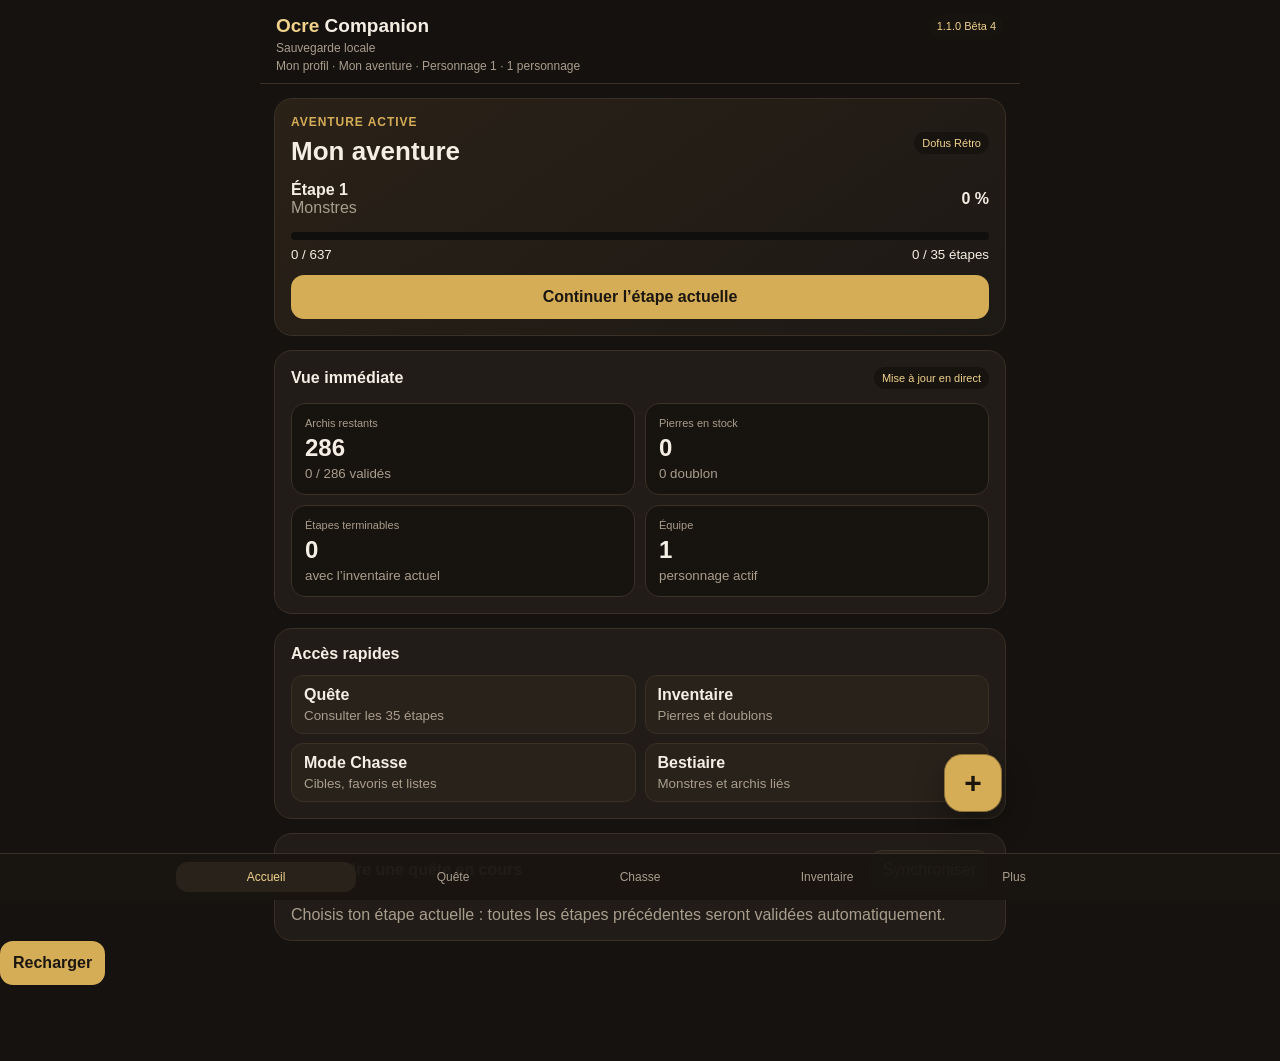
<file: index.html>
<!doctype html>
<html lang="fr">
<head>
<meta charset="utf-8">
<meta name="viewport" content="width=device-width,initial-scale=1,viewport-fit=cover">
<meta name="theme-color" content="#17130f">
<link rel="manifest" href="manifest.webmanifest">
<link rel="apple-touch-icon" href="icons/icon-180.png">
<title>Ocre Companion 1.1.0 Bêta 4 — Correctif fenêtres</title>
<style>
:root{--bg:#15120f;--panel:#211c17;--panel2:#29221b;--gold:#d5ad57;--gold2:#f0d28b;--text:#f5eee4;--muted:#a99d8d;--line:#3a3026;--ok:#72c69b}
*{box-sizing:border-box}html,body{margin:0;background:var(--bg);color:var(--text);font-family:-apple-system,BlinkMacSystemFont,"Segoe UI",sans-serif}
body{min-height:100vh;padding:env(safe-area-inset-top) 0 calc(76px + env(safe-area-inset-bottom))}
button,input,select{font:inherit}.shell{max-width:760px;margin:auto}
header{position:sticky;top:0;z-index:5;background:rgba(21,18,15,.96);backdrop-filter:blur(12px);padding:15px 16px 10px;border-bottom:1px solid var(--line)}
.brand{display:flex;align-items:center;justify-content:space-between}.brand h1{font-size:19px;margin:0}.brand b{color:var(--gold2)}
.sub{font-size:12px;color:var(--muted);margin-top:4px}.card{margin:14px 14px 0;background:var(--panel);border:1px solid var(--line);border-radius:18px;padding:16px}
.hero{background:linear-gradient(145deg,#2a2117,#1d1915)}.eyebrow{font-size:12px;color:var(--gold);font-weight:700;text-transform:uppercase;letter-spacing:.08em}
.hero h2{font-size:26px;margin:7px 0 4px}.muted{color:var(--muted)}.bar{height:8px;background:#110f0d;border-radius:99px;overflow:hidden;margin:15px 0 7px}.bar span{display:block;height:100%;background:linear-gradient(90deg,var(--gold),var(--gold2));width:0}
.primary{width:100%;border:0;border-radius:13px;background:var(--gold);color:#1b160f;font-weight:800;padding:13px;margin-top:13px}
.secondary{border:1px solid var(--line);background:var(--panel2);color:var(--text);border-radius:12px;padding:10px 12px}
.row{display:flex;gap:10px;align-items:center}.between{justify-content:space-between}.step-list{display:grid;gap:8px;margin-top:12px}
.step{width:100%;text-align:left;border:1px solid var(--line);background:var(--panel2);color:var(--text);border-radius:14px;padding:12px 13px;display:flex;align-items:center;justify-content:space-between}
.step.active{border-color:var(--gold);box-shadow:0 0 0 1px #806531 inset}.step.done{opacity:.72}.step small{display:block;color:var(--muted);margin-top:3px}.pill{font-size:11px;border-radius:99px;background:#17130f;padding:5px 8px;color:var(--gold2)}
.page{display:none}.page.active{display:block}.objective{display:flex;align-items:center;gap:12px;padding:13px 0;border-bottom:1px solid var(--line)}.objective:last-child{border:0}
.check{width:25px;height:25px;border-radius:8px;border:1px solid #665441;background:#17130f;display:grid;place-items:center;flex:none}.objective.done .check{background:var(--ok);color:#142118;border-color:transparent}.objective.done .name{text-decoration:line-through;color:var(--muted)}
.notice{font-size:13px;line-height:1.45;background:#2c241a;border-left:3px solid var(--gold);padding:11px 12px;border-radius:10px;margin-top:12px}
nav{position:fixed;left:0;right:0;bottom:0;z-index:6;background:rgba(25,21,17,.97);border-top:1px solid var(--line);padding:8px 10px calc(8px + env(safe-area-inset-bottom));display:flex;justify-content:center;gap:7px}
nav button{max-width:180px;flex:1;border:0;background:transparent;color:var(--muted);padding:8px;border-radius:12px;font-size:12px}nav button.active{background:var(--panel2);color:var(--gold2)}
.modal{position:fixed;inset:0;z-index:20;background:rgba(0,0,0,.7);display:none;align-items:flex-end;justify-content:center;padding:16px}.modal.show{display:flex}.sheet{width:min(100%,620px);max-height:88vh;overflow:auto;background:var(--panel);border:1px solid var(--line);border-radius:22px;padding:18px}.sheet h3{margin:0 0 8px;font-size:21px}.sheet select{width:100%;background:#17130f;color:var(--text);border:1px solid var(--line);border-radius:12px;padding:12px;margin-top:10px}.actions{display:grid;grid-template-columns:1fr 1fr;gap:9px;margin-top:14px}.danger{color:#e8a8a8}
.search{width:100%;border:1px solid var(--line);background:#17130f;color:var(--text);border-radius:12px;padding:12px}
.hunt-card{border:1px solid var(--line);background:var(--panel2);border-radius:16px;padding:14px;margin-top:10px}
.hunt-card.favorite{border-color:var(--gold)}
.hunt-top{display:flex;align-items:flex-start;justify-content:space-between;gap:12px}
.hunt-actions{display:flex;gap:7px;align-items:center;flex-wrap:wrap;margin-top:11px}
.star{border:1px solid var(--line);background:#17130f;color:var(--muted);width:38px;height:38px;border-radius:11px;font-size:20px}
.star.on{color:var(--gold2);border-color:var(--gold)}
.tag{font-size:11px;border-radius:99px;background:#17130f;color:var(--gold2);padding:5px 8px}
.note{font-size:12px;color:var(--muted);margin-top:7px;line-height:1.4}
.file-label{display:block;width:100%;text-align:center;border:1px solid var(--line);background:var(--panel2);color:var(--text);border-radius:13px;padding:11px;margin-top:10px}
.progress-ring{width:112px;height:112px;border-radius:50%;display:grid;place-items:center;background:conic-gradient(var(--gold) 0deg,#2a2118 0deg);margin:auto}
.progress-ring::after{content:"";width:82px;height:82px;border-radius:50%;background:var(--panel);position:absolute}
.progress-ring span{position:relative;z-index:1;font-weight:900;font-size:22px}
.chart-row{display:grid;grid-template-columns:92px 1fr 52px;gap:10px;align-items:center;margin:10px 0}
.chart-row .track{height:10px;border-radius:99px;background:#17130f;overflow:hidden}
.chart-row .fill{height:100%;background:linear-gradient(90deg,var(--gold),var(--gold2))}
.badge{font-size:11px;padding:5px 8px;border-radius:99px;background:#17130f;color:var(--muted)}
.badge.ok{color:#a7e2c2}.badge.warn{color:#f0d28b}.badge.hot{color:#efb0a0}
.reco{border:1px solid var(--line);background:linear-gradient(145deg,#2a2117,#1c1713);border-radius:16px;padding:14px;margin-top:10px}
.fab{position:fixed;z-index:12;right:18px;bottom:calc(88px + env(safe-area-inset-bottom));z-index:12;width:58px;height:58px;border-radius:18px;border:1px solid #8b6f38;background:var(--gold);color:#1a140d;font-size:30px;font-weight:900;box-shadow:0 12px 30px rgba(0,0,0,.35)}
.qty-grid{display:grid;grid-template-columns:repeat(3,1fr);gap:9px;margin-top:12px}
.qty-grid button{border:1px solid var(--line);background:var(--panel2);color:var(--text);border-radius:13px;padding:14px;font-weight:800}
.qty-grid button.active{border-color:var(--gold);color:var(--gold2);box-shadow:0 0 0 1px #806531 inset}
.undo{border:1px solid var(--line);background:#17130f;color:var(--gold2);border-radius:10px;padding:7px 9px;font-size:12px}
.inventory-summary{display:grid;grid-template-columns:1fr auto;gap:12px;align-items:center}
.adventure-actions{display:flex;gap:7px;flex-wrap:wrap;margin-top:12px}
.adventure-actions button{font-size:12px}.archived{opacity:.56}
.file-label{display:block;width:100%;text-align:center;border:1px solid var(--line);background:var(--panel2);color:var(--text);border-radius:13px;padding:11px;margin-top:10px}
.activity-grid{display:grid;grid-template-columns:repeat(7,1fr);gap:6px;margin-top:12px}
.activity-day{aspect-ratio:1;border-radius:8px;background:#17130f;border:1px solid var(--line);display:grid;place-items:center;font-size:10px;color:var(--muted)}
.activity-day.lv1{background:#2a2418}.activity-day.lv2{background:#4b3b1c}.activity-day.lv3{background:#806126}.activity-day.lv4{background:var(--gold);color:#1a140d}
.rank-row{display:grid;grid-template-columns:28px 1fr auto;gap:10px;align-items:center;padding:10px 0;border-bottom:1px solid var(--line)}
.rank-row:last-child{border:0}.rank{width:28px;height:28px;border-radius:9px;background:#17130f;display:grid;place-items:center;color:var(--gold2);font-weight:800}
.kpi{font-size:30px;font-weight:900;margin-top:4px}.trend{font-size:12px;color:var(--muted);margin-top:5px}
.creature-card{border:1px solid var(--line);background:var(--panel2);border-radius:16px;padding:14px;margin-top:10px}
.creature-grid{display:grid;grid-template-columns:1fr 1fr;gap:9px;margin-top:12px}.field{background:#17130f;border:1px solid var(--line);border-radius:12px;padding:11px}
.field span{display:block;color:var(--muted);font-size:11px;margin-bottom:4px}.audit-pending{color:#f0d28b}.audit-ok{color:#a7e2c2}
.ready-card{border:1px solid var(--gold);background:linear-gradient(145deg,#2a2117,#1b1713);border-radius:17px;padding:15px;margin-top:11px}
.ready-card h3{margin:0 0 6px}.ready-list{display:grid;gap:7px;margin-top:11px}
.ready-item{display:flex;align-items:center;justify-content:space-between;gap:10px;background:#17130f;border-radius:11px;padding:10px}
.ready-item.missing{opacity:.65}.assistant-summary{display:grid;grid-template-columns:1fr 1fr;gap:10px;margin-top:12px}

.dashboard-grid{display:grid;grid-template-columns:1fr 1fr;gap:10px;margin-top:14px}
.dashboard-kpi{background:#17130f;border:1px solid var(--line);border-radius:14px;padding:13px;min-height:88px}
.dashboard-kpi span{display:block;color:var(--muted);font-size:11px;margin-bottom:6px}.dashboard-kpi b{font-size:24px;line-height:1.05}.dashboard-kpi small{display:block;color:var(--muted);margin-top:6px}
.smart-card{border:1px solid var(--line);background:linear-gradient(145deg,#2a2117,#1c1713);border-radius:16px;padding:14px;margin-top:10px}
.smart-card.priority{border-color:var(--gold)}.smart-title{font-weight:800}.smart-text{color:var(--muted);font-size:13px;line-height:1.45;margin-top:6px}
.quick-grid{display:grid;grid-template-columns:1fr 1fr;gap:9px;margin-top:12px}.quick-grid button{width:100%;min-height:58px;text-align:left}
.mini-progress{height:7px;background:#110f0d;border-radius:99px;overflow:hidden;margin-top:9px}.mini-progress span{display:block;height:100%;background:linear-gradient(90deg,var(--gold),var(--gold2))}
.dashboard-section-title{display:flex;justify-content:space-between;align-items:center;gap:10px}
@media(max-width:390px){.dashboard-grid,.quick-grid{grid-template-columns:1fr}}
.audit-actions{display:flex;gap:8px;flex-wrap:wrap;margin-top:12px}
.audit-actions button,.audit-actions label{flex:1;min-width:150px}
.audit-source{font-size:11px;color:var(--muted);margin-top:8px}
.filter-grid{display:grid;grid-template-columns:1fr 1fr;gap:9px;margin-top:10px}
.data-complete{border-color:#477a60}.data-partial{border-color:#7b6232}
@media(max-width:520px){.filter-grid{grid-template-columns:1fr}}
@media(min-width:720px){.modal{align-items:center}.fab{right:calc((100vw - 760px)/2 + 18px)}}

.counter{display:flex;align-items:center;gap:8px}.counter button{width:36px;height:36px;border-radius:10px;border:1px solid var(--line);background:#17130f;color:var(--gold2);font-size:20px}.count{min-width:32px;text-align:center;font-weight:800}.inv-row{display:flex;align-items:center;justify-content:space-between;gap:10px;padding:12px 0;border-bottom:1px solid var(--line)}.inv-row:last-child{border:0}.adventure{border:1px solid var(--line);background:var(--panel2);border-radius:15px;padding:13px;margin-top:10px}.adventure.active{border-color:var(--gold)}.chars{display:flex;flex-wrap:wrap;gap:7px;margin-top:10px}.char{font-size:12px;border-radius:99px;padding:6px 9px;background:#17130f;color:var(--muted)}
.profile-card{border:1px solid var(--line);background:var(--panel2);border-radius:15px;padding:14px;margin-top:10px}
.member-row{display:grid;grid-template-columns:1fr auto;gap:10px;align-items:center;border-bottom:1px solid var(--line);padding:11px 0}
.member-row:last-child{border-bottom:0}.member-actions{display:flex;gap:7px;flex-wrap:wrap}
.duration-feedback{border:1px solid var(--gold);background:#211a13;border-radius:13px;padding:11px;margin-top:10px}
.duration-feedback strong{display:block}.duration-feedback span{display:block;color:var(--muted);font-size:12px;margin-top:4px}
textarea{font:inherit}

.ency-toolbar{display:grid;grid-template-columns:1fr 1fr;gap:9px;margin-top:10px}
.ency-status{display:flex;gap:7px;flex-wrap:wrap;margin-top:10px}
.ency-status button.active-filter{border-color:var(--gold);color:var(--gold2);box-shadow:0 0 0 1px #806531 inset}
.creature-card .status-line{display:flex;gap:6px;flex-wrap:wrap;margin-top:9px}
.status-chip{font-size:11px;border-radius:99px;padding:5px 8px;background:#17130f;color:var(--muted)}
.status-chip.ok{color:#a7e2c2}.status-chip.stock{color:var(--gold2)}.status-chip.missing{color:#efb0a0}
.relation-button{width:100%;text-align:left;border:1px solid var(--line);background:#17130f;color:var(--text);border-radius:12px;padding:11px;margin-top:9px}
.relation-button small{display:block;color:var(--muted);margin-top:3px}
.sheet-actions{display:grid;grid-template-columns:1fr 1fr;gap:9px;margin-top:12px}
.audit-meter{height:8px;background:#17130f;border-radius:99px;overflow:hidden;margin-top:7px}.audit-meter span{display:block;height:100%;background:linear-gradient(90deg,var(--gold),var(--gold2))}
.quality-grid{display:grid;grid-template-columns:1fr 1fr;gap:10px;margin-top:12px}
.quality-stat{background:var(--panel2);border:1px solid var(--line);border-radius:14px;padding:13px}
.quality-stat b{display:block;font-size:23px;margin-top:4px}
.issue-row{display:flex;align-items:flex-start;justify-content:space-between;gap:10px;padding:11px 0;border-bottom:1px solid var(--line)}
.issue-row:last-child{border:0}.issue-copy{font-size:12px;color:var(--muted);margin-top:4px;line-height:1.4}
.issue-chip{font-size:11px;border-radius:99px;padding:5px 8px;background:#17130f;color:#f0d28b;white-space:nowrap}
.issue-chip.blocking{color:#efaaaa}.priority-score{min-width:46px;text-align:center;font-weight:900;color:var(--gold2)}
.priority-group{border:1px solid var(--line);background:var(--panel2);border-radius:14px;padding:12px;margin-top:9px}
.audit-queue{display:grid;gap:9px;margin-top:12px}
.audit-task{border:1px solid var(--line);background:var(--panel2);border-radius:15px;padding:13px}
.audit-task.active{border-color:var(--gold)}
.audit-task.done{opacity:.62}
.audit-task .meta{font-size:12px;color:var(--muted);margin-top:4px}
.audit-status{font-size:11px;border-radius:99px;padding:5px 8px;background:#17130f;color:#f0d28b}
.audit-status.ok{color:#a7e2c2}
.audit-toolbar{display:grid;grid-template-columns:1fr 1fr;gap:9px;margin-top:12px}
.audit-toolbar select,.audit-toolbar input{width:100%}
.hunt-dashboard{display:grid;grid-template-columns:1fr 1fr;gap:10px;margin-top:12px}
.hunt-kpi{background:var(--panel2);border:1px solid var(--line);border-radius:14px;padding:13px}
.hunt-kpi b{display:block;font-size:24px;margin-top:4px}
.route-card{border:1px solid var(--line);background:var(--panel2);border-radius:16px;padding:14px;margin-top:10px}
.route-card.pinned{border-color:var(--gold)}
.route-score{font-size:22px;font-weight:900;color:var(--gold2)}
.route-progress{height:8px;background:#17130f;border-radius:99px;overflow:hidden;margin-top:9px}
.route-progress span{display:block;height:100%;background:linear-gradient(90deg,var(--gold),var(--gold2))}
.route-targets{display:flex;flex-wrap:wrap;gap:6px;margin-top:10px}
.route-targets span{font-size:11px;border-radius:99px;background:#17130f;color:var(--muted);padding:5px 8px}
.plan-step{display:grid;grid-template-columns:30px 1fr auto;gap:10px;align-items:center;padding:11px 0;border-bottom:1px solid var(--line)}
.plan-step:last-child{border:0}.plan-order{width:30px;height:30px;border-radius:10px;background:#17130f;display:grid;place-items:center;color:var(--gold2);font-weight:900}
.live-session{border:1px solid var(--gold);background:linear-gradient(145deg,#2a2117,#1b1713);border-radius:17px;padding:15px;margin-top:10px}
.live-timer{font-size:30px;font-weight:900;letter-spacing:.04em;margin:8px 0}
.session-target-row{display:grid;grid-template-columns:1fr auto;gap:10px;align-items:center;padding:10px 0;border-bottom:1px solid var(--line)}
.session-target-row:last-child{border:0}
.session-history-card{border:1px solid var(--line);background:var(--panel2);border-radius:14px;padding:13px;margin-top:9px}
.session-history-card.paused{border-color:#806531}
.session-metrics{display:grid;grid-template-columns:repeat(3,1fr);gap:8px;margin-top:10px}
.session-metric{background:#17130f;border:1px solid var(--line);border-radius:11px;padding:10px}
.session-metric span{display:block;color:var(--muted);font-size:11px}
.session-metric b{display:block;margin-top:4px;font-size:18px}
.route-performance{border:1px solid var(--line);background:var(--panel2);border-radius:14px;padding:12px;margin-top:9px}
.route-performance .bar{height:8px;margin:8px 0 0}
.session-detail-list{display:grid;gap:8px;margin-top:12px}
.session-detail-row{display:grid;grid-template-columns:1fr auto;gap:10px;align-items:center;background:#17130f;border:1px solid var(--line);border-radius:11px;padding:10px}
.export-grid{display:grid;grid-template-columns:1fr 1fr;gap:9px;margin-top:12px}
.personal-record{border:1px solid var(--line);background:linear-gradient(145deg,#2a2117,#1b1713);border-radius:14px;padding:13px;margin-top:10px}
.personal-record b{display:block;font-size:24px;margin-top:4px}
.trend-chart{height:190px;display:flex;align-items:flex-end;gap:6px;padding:12px 4px 0;border-bottom:1px solid var(--line);margin-top:12px}
.trend-bar{flex:1;min-width:8px;background:linear-gradient(180deg,var(--gold2),var(--gold));border-radius:7px 7px 0 0;position:relative}
.trend-bar span{position:absolute;left:50%;transform:translateX(-50%);bottom:calc(100% + 5px);font-size:10px;color:var(--muted);white-space:nowrap}
.compare-grid{display:grid;grid-template-columns:1fr 1fr;gap:10px;margin-top:12px}
.compare-card{background:var(--panel2);border:1px solid var(--line);border-radius:14px;padding:13px}
.compare-card.winner{border-color:var(--gold)}
.compare-card b{display:block;font-size:22px;margin-top:4px}
.delta{font-size:12px;margin-top:5px}.delta.up{color:#a7e2c2}.delta.down{color:#efaaaa}.delta.flat{color:var(--muted)}
.period-tabs{display:flex;gap:8px;overflow:auto;margin-top:10px}
.period-tabs button{white-space:nowrap}
.goal-card{border:1px solid var(--line);background:var(--panel2);border-radius:15px;padding:14px;margin-top:10px}
.goal-card.complete{border-color:var(--ok)}
.goal-head{display:flex;align-items:flex-start;justify-content:space-between;gap:10px}
.goal-progress{height:9px;background:#17130f;border-radius:99px;overflow:hidden;margin-top:10px}
.goal-progress span{display:block;height:100%;background:linear-gradient(90deg,var(--gold),var(--gold2))}
.goal-actions{display:flex;gap:8px;flex-wrap:wrap;margin-top:11px}
.period-grid{display:grid;grid-template-columns:1fr 1fr;gap:10px;margin-top:12px}
.period-card{background:var(--panel2);border:1px solid var(--line);border-radius:14px;padding:13px}
.period-card b{display:block;font-size:24px;margin-top:4px}
.record-list{display:grid;gap:9px;margin-top:10px}
.record-row{display:grid;grid-template-columns:1fr auto;gap:10px;align-items:center;border:1px solid var(--line);background:var(--panel2);border-radius:13px;padding:12px}
.alert-card{border:1px solid var(--line);background:linear-gradient(145deg,#2a2117,#1b1713);border-radius:14px;padding:13px;margin-top:10px}
.month-summary{display:grid;grid-template-columns:repeat(2,1fr);gap:10px;margin-top:12px}
.month-card{background:var(--panel2);border:1px solid var(--line);border-radius:14px;padding:13px}
.month-card b{display:block;font-size:24px;margin-top:4px}
.goal-scope{font-size:11px;color:var(--gold2);margin-top:5px}
.goal-warning{font-size:12px;color:#f0d28b;margin-top:7px}
.notification-dot{width:9px;height:9px;border-radius:50%;background:var(--gold);display:inline-block;margin-right:6px}
.calendar-head{display:grid;grid-template-columns:repeat(7,1fr);gap:6px;margin-top:12px}
.calendar-head span{text-align:center;font-size:11px;color:var(--muted)}
.calendar-grid{display:grid;grid-template-columns:repeat(7,1fr);gap:6px;margin-top:6px}
.calendar-day{aspect-ratio:1;border:1px solid var(--line);background:var(--panel2);border-radius:10px;padding:6px;display:flex;flex-direction:column;justify-content:space-between;min-width:0}
.calendar-day.empty{opacity:.25}
.calendar-day.active{border-color:var(--gold)}
.calendar-day.today{box-shadow:0 0 0 1px var(--gold) inset}
.calendar-day strong{font-size:12px}
.calendar-day small{font-size:9px;color:var(--muted);overflow:hidden;text-overflow:ellipsis;white-space:nowrap}
.calendar-dot{width:6px;height:6px;border-radius:50%;background:var(--gold);margin-top:3px}
.stage-goal{border:1px solid var(--line);background:var(--panel2);border-radius:14px;padding:13px;margin-top:10px}
.stage-goal.complete{border-color:var(--ok)}
.reminder-banner{border:1px solid var(--gold);background:linear-gradient(145deg,#2a2117,#1b1713);border-radius:14px;padding:13px;margin-top:10px}
.calendar-day{cursor:pointer}
.calendar-day:hover{border-color:var(--gold)}
.day-session{border:1px solid var(--line);background:var(--panel2);border-radius:13px;padding:12px;margin-top:9px}
.day-session .meta{font-size:12px;color:var(--muted);margin-top:4px}
.stage-count-goal{border:1px solid var(--line);background:var(--panel2);border-radius:14px;padding:13px;margin-top:10px}
.calendar-export{display:flex;gap:8px;flex-wrap:wrap;margin-top:12px}
.year-grid{display:grid;grid-template-columns:repeat(3,1fr);gap:9px;margin-top:12px}
.year-month{border:1px solid var(--line);background:var(--panel2);border-radius:13px;padding:11px;cursor:pointer}
.year-month.active{border-color:var(--gold)}
.year-month strong{display:block}
.year-month small{display:block;color:var(--muted);font-size:11px;margin-top:5px}
.year-bar{height:7px;background:#17130f;border-radius:99px;overflow:hidden;margin-top:8px}
.year-bar span{display:block;height:100%;background:linear-gradient(90deg,var(--gold),var(--gold2))}
.year-summary{display:grid;grid-template-columns:repeat(2,1fr);gap:10px;margin-top:12px}
.year-stat{border:1px solid var(--line);background:var(--panel2);border-radius:14px;padding:13px}
.year-stat b{display:block;font-size:23px;margin-top:4px}
.import-result{border:1px solid var(--line);background:var(--panel2);border-radius:13px;padding:12px;margin-top:10px}
.year-compare{display:grid;grid-template-columns:1fr 1fr;gap:10px;margin-top:12px}
.year-compare-card{border:1px solid var(--line);background:var(--panel2);border-radius:14px;padding:13px}
.year-compare-card.winner{border-color:var(--gold)}
.year-compare-card b{display:block;font-size:23px;margin-top:4px}
.record-board{display:grid;gap:9px;margin-top:10px}
.record-board-row{display:grid;grid-template-columns:1fr auto;gap:10px;align-items:center;border:1px solid var(--line);background:var(--panel2);border-radius:13px;padding:12px}
.record-board-row strong{display:block}
.record-board-row small{display:block;color:var(--muted);margin-top:4px}
.completion-card{border:1px solid var(--gold);background:linear-gradient(145deg,#2a2117,#1b1713);border-radius:15px;padding:14px;margin-top:10px}
.completion-grid{display:grid;grid-template-columns:1fr 1fr;gap:10px;margin-top:12px}
.more-grid{display:grid;grid-template-columns:1fr 1fr;gap:10px;margin-top:12px}
.more-item{border:1px solid var(--line);background:var(--panel2);color:var(--text);border-radius:14px;padding:14px;text-align:left}
.more-item strong{display:block}.more-item small{display:block;color:var(--muted);margin-top:5px}
.diagnostic-grid{display:grid;grid-template-columns:1fr 1fr;gap:10px;margin-top:12px}
.diagnostic-card{border:1px solid var(--line);background:var(--panel2);border-radius:14px;padding:13px}
.diagnostic-card b{display:block;font-size:21px;margin-top:5px}
.update-banner{position:fixed;left:12px;right:12px;bottom:calc(82px + env(safe-area-inset-bottom));z-index:20;background:#2a2117;border:1px solid var(--gold);border-radius:15px;padding:12px;box-shadow:0 12px 30px rgba(0,0,0,.45);display:none}
.update-banner.show{display:block}
.update-overlay{position:fixed;inset:0;z-index:100;background:rgba(10,8,7,.88);display:none;align-items:center;justify-content:center;padding:20px}
.update-overlay.show{display:flex}
.update-dialog{width:min(100%,460px);background:var(--panel);border:1px solid var(--gold);border-radius:22px;padding:22px;box-shadow:0 24px 70px rgba(0,0,0,.55)}
.update-dialog h2{margin:6px 0 10px}
.update-dialog .version-line{display:flex;justify-content:space-between;gap:12px;margin-top:14px;padding:12px;border:1px solid var(--line);border-radius:14px;background:var(--panel2)}
.update-dialog .actions{display:grid;grid-template-columns:1fr 1fr;gap:10px;margin-top:18px}
.update-progress{display:none;margin-top:14px}
.update-progress.show{display:block}
.update-progress-bar{height:9px;background:#17130f;border-radius:99px;overflow:hidden}
.update-progress-bar span{display:block;height:100%;width:0;background:linear-gradient(90deg,var(--gold),var(--gold2));transition:width .25s}
.update-status{font-size:12px;color:var(--muted);margin-top:7px}

.release-grid{display:grid;grid-template-columns:1fr 1fr;gap:10px;margin-top:12px}.release-item{border:1px solid var(--line);background:var(--panel2);border-radius:14px;padding:13px}.release-item.ok{border-color:var(--ok)}.release-item.warn{border-color:#806531}.release-item strong{display:block}.release-item small{display:block;color:var(--muted);margin-top:5px;line-height:1.4}.restore-zone{border:1px dashed var(--line);border-radius:14px;padding:14px;margin-top:12px}.rc-badge{font-size:11px;border-radius:99px;padding:5px 8px;background:#17130f;color:var(--gold2)}@media(max-width:420px){.release-grid{grid-template-columns:1fr}.card{padding:13px}.sheet{max-height:92vh}.search,select,input,textarea{font-size:16px}}
@media(max-width:420px){nav{gap:4px;padding-left:5px;padding-right:5px}nav button{font-size:10px;padding:8px 5px}.more-grid,.diagnostic-grid{grid-template-columns:1fr}}










.session-actions{display:flex;gap:8px;flex-wrap:wrap;margin-top:12px}


.batch-progress{height:10px;background:#17130f;border-radius:99px;overflow:hidden;margin-top:10px}
.batch-progress span{display:block;height:100%;background:linear-gradient(90deg,var(--gold),var(--gold2))}



.smart-summary-grid{display:grid;grid-template-columns:1fr 1fr;gap:10px;margin-top:12px}
.smart-summary{background:#17130f;border:1px solid var(--line);border-radius:14px;padding:13px}
.smart-summary span{display:block;color:var(--muted);font-size:11px;margin-bottom:5px}.smart-summary b{font-size:23px}
.duration-tabs{display:grid;grid-template-columns:repeat(4,1fr);gap:7px;margin-top:12px}
.duration-tabs button{padding:10px 5px;font-size:12px}.duration-tabs button.active{border-color:var(--gold);color:var(--gold2);box-shadow:0 0 0 1px #806531 inset}
.insight-list{display:grid;gap:9px;margin-top:12px}.insight{border:1px solid var(--line);background:var(--panel2);border-radius:14px;padding:13px}
.insight.priority{border-color:var(--gold)}.insight strong{display:block}.insight p{margin:6px 0 0;color:var(--muted);font-size:13px;line-height:1.4}
.stock-breakdown{display:grid;grid-template-columns:repeat(3,1fr);gap:8px;margin-top:12px}.stock-breakdown .field{text-align:center}
.data-warning{border-left-color:#b89045;background:#29231b}
@media(max-width:430px){.duration-tabs{grid-template-columns:1fr 1fr}.stock-breakdown{grid-template-columns:1fr 1fr}}

.profile-editor-grid{display:grid;gap:14px}
.profile-editor-section{border:1px solid var(--line);background:var(--panel2);border-radius:16px;padding:14px}
.profile-editor-section h4{margin:0 0 10px}
.team-editor-list{display:grid;gap:10px;margin-top:10px}
.team-member-card{border:1px solid var(--line);background:#17130f;border-radius:14px;padding:12px}
.team-member-head{display:grid;grid-template-columns:auto 1fr auto;gap:10px;align-items:center}
.team-member-index{width:34px;height:34px;border-radius:50%;display:grid;place-items:center;background:var(--panel);color:var(--gold);font-weight:700}
.team-member-name{width:100%}
.team-member-actions{display:flex;gap:6px;flex-wrap:wrap;margin-top:10px}
.team-member-actions button{padding:8px 10px}
.active-character-pill{display:inline-flex;align-items:center;gap:6px;border-radius:999px;padding:7px 10px;background:#211a13;color:var(--gold2);font-size:12px}
.profile-summary{display:grid;grid-template-columns:1fr auto;gap:12px;align-items:center}
.profile-summary strong{display:block;font-size:22px}
.profile-summary small{display:block;color:var(--muted);margin-top:4px}
.character-chip{display:inline-flex;align-items:center;gap:7px;padding:8px 10px;border-radius:999px;background:#17130f;color:var(--muted);font-size:12px}
.character-chip.active{border:1px solid var(--gold);color:var(--gold2)}
@media(max-width:420px){
 .team-member-head{grid-template-columns:auto 1fr}
 .team-member-head .active-character-pill{grid-column:1/-1;justify-self:start}
 .profile-summary{grid-template-columns:1fr}
}

</style>
</head>
<body>
<div class="shell">
<header>
 <div class="brand"><h1><b>Ocre</b> Companion</h1><span class="pill">1.1.0 Bêta 4</span></div>
 <div class="sub" id="saveState">Sauvegarde locale</div><div class="sub" id="advLabel"></div>
</header>

<main>
<section id="home" class="page active">
 <div class="card hero">
  <div class="row between"><div><div class="eyebrow">Aventure active</div><h2 id="dashboardAdventure">Mon aventure</h2></div><span class="pill" id="dashboardGame">Dofus Rétro</span></div>
  <div class="row between" style="margin-top:10px"><div><strong id="heroStep">Étape 1</strong><div class="muted" id="heroKind">Monstres</div></div><strong id="globalText">0 %</strong></div>
  <div class="bar"><span id="globalBar"></span></div>
  <div class="row between"><small id="globalCount">0 / 0</small><small id="dashboardStages">0 / 35 étapes</small></div>
  <button class="primary" onclick="openCurrent()">Continuer l’étape actuelle</button>
 </div>

 <div class="card">
  <div class="dashboard-section-title"><strong>Vue immédiate</strong><span class="pill">Mise à jour en direct</span></div>
  <div class="dashboard-grid">
   <div class="dashboard-kpi"><span>Archis restants</span><b id="dashArchiRemaining">286</b><small id="dashArchiProgress">Calcul en cours…</small></div>
   <div class="dashboard-kpi"><span>Pierres en stock</span><b id="dashStock">0</b><small id="dashDuplicates">0 doublon</small></div>
   <div class="dashboard-kpi"><span>Étapes terminables</span><b id="dashReadyStages">0</b><small>avec l’inventaire actuel</small></div>
   <div class="dashboard-kpi"><span>Équipe</span><b id="dashTeam">1</b><small>personnage actif</small></div>
  </div>
 </div>

 <div class="card">
  <strong>Accès rapides</strong>
  <div class="quick-grid">
   <button class="secondary" onclick="go('quest')"><strong>Quête</strong><small class="muted" style="display:block;margin-top:4px">Consulter les 35 étapes</small></button>
   <button class="secondary" onclick="go('inventory')"><strong>Inventaire</strong><small class="muted" style="display:block;margin-top:4px">Pierres et doublons</small></button>
   <button class="secondary" onclick="go('hunter')"><strong>Mode Chasse</strong><small class="muted" style="display:block;margin-top:4px">Cibles, favoris et listes</small></button>
   <button class="secondary" onclick="go('encyclopedia')"><strong>Bestiaire</strong><small class="muted" style="display:block;margin-top:4px">Monstres et archis liés</small></button>
  </div>
 </div>

 <div class="card">
  <div class="row between"><strong>Reprendre une quête en cours</strong><button class="secondary" onclick="openSync()">Synchroniser</button></div>
  <p class="muted" style="margin-bottom:0">Choisis ton étape actuelle : toutes les étapes précédentes seront validées automatiquement.</p>
 </div>
</section>

<section id="quest" class="page">
 <div class="card">
  <div class="row between"><div><div class="eyebrow">Parcours exact</div><h2 style="margin:5px 0 0">Les 35 étapes</h2></div><button class="secondary" onclick="openSync()">Étape actuelle</button></div>
  <div class="step-list" id="steps"></div>
 </div>
</section>

<section id="stage" class="page">
 <div class="card">
  <button class="secondary" onclick="go('quest')">← Toutes les étapes</button>
  <div class="eyebrow" id="stageType" style="margin-top:17px"></div>
  <h2 id="stageTitle" style="margin:6px 0"></h2>
  <div class="row between"><span class="muted" id="stageCount"></span><button class="secondary" onclick="toggleWholeStage()">Tout valider</button></div>
    <div class="row" style="margin-top:12px">
      <button id="showAllBtn" class="secondary" onclick="setStageFilter('all')">Tout consulter</button>
      <button id="showMissingBtn" class="secondary" onclick="setStageFilter('missing')">Seulement les restants</button>
    </div>
  
  <div id="objectives" style="margin-top:10px"></div>
 </div>
</section>

<section id="searchPage" class="page">
 <div class="card">
  <div class="eyebrow">Recherche</div><h2 style="margin:5px 0 14px">Trouver un objectif</h2>
  <input class="search" id="search" placeholder="Ex. Pangraive, Kimbo, Vampire…" oninput="renderSearch()">
  <div id="searchResults" style="margin-top:10px"></div>
 </div>
</section>


<section id="inventory" class="page"><div class="card"><div class="row between"><div><div class="eyebrow">Pierres d’âme</div><h2 style="margin:5px 0">Inventaire</h2></div><span class="pill" id="invPill">0</span></div><input class="search" id="invSearch" placeholder="Rechercher un archimonstre…" oninput="renderInventory()"><div id="inventoryList" style="margin-top:8px"></div></div><div class="card"><div class="row between"><strong>Journal récent</strong><button class="secondary" onclick="clearJournal()">Effacer</button></div><div id="journal"></div></div></section>

<section id="hunter" class="page">
 <div class="card">
  <div class="row between">
   <div><div class="eyebrow">Mode Chasse 2.0</div><h2 style="margin:5px 0 0">Préparer ma chasse</h2></div>
   <span class="pill" id="huntSummary"></span>
  </div>

  <div class="hunt-dashboard">
   <div class="hunt-kpi"><span class="muted">Archis restants</span><b id="huntMissingKpi">0</b></div>
   <div class="hunt-kpi"><span class="muted">Déjà en stock</span><b id="huntStockKpi">0</b></div>
   <div class="hunt-kpi"><span class="muted">Favoris manquants</span><b id="huntFavKpi">0</b></div>
   <div class="hunt-kpi"><span class="muted">Circuits personnels</span><b id="huntCircuitKpi">0</b></div>
  </div>

  <input class="search" id="huntSearch" placeholder="Nom, étape, liste ou note…" oninput="renderHunter()" style="margin-top:14px">

  <div class="tabs">
   <button class="secondary" onclick="setHuntFilter('missing')">À capturer</button>
   <button class="secondary" onclick="setHuntFilter('favorites')">Favoris</button>
   <button class="secondary" onclick="setHuntFilter('stock')">En stock</button>
   <button class="secondary" onclick="setHuntFilter('all')">Tous</button>
  </div>

  <div class="row wrap" style="margin-top:10px">
   <select id="huntStage" class="search" onchange="renderHunter()"></select>
   <select id="huntList" class="search" onchange="renderHunter()"></select>
   <select id="huntFamily" class="search" onchange="renderHunter()"><option value="">Toutes les familles auditées</option></select>
   <select id="huntZone" class="search" onchange="renderHunter()"><option value="">Toutes les zones auditées</option></select>
  </div>

  <div id="hunterList"></div>
 </div>

 <div class="card">
  <div class="row between"><div><strong>Parcours recommandés</strong><div class="muted" style="font-size:12px;margin-top:3px">Calculés uniquement avec les zones et familles déjà auditées.</div></div><span class="pill" id="routeCount"></span></div>
  <div class="row wrap" style="margin-top:12px">
   <select id="routeDuration" class="search" onchange="renderHuntRoutes()">
    <option value="30">30 minutes</option>
    <option value="60" selected>1 heure</option>
    <option value="120">2 heures</option>
    <option value="240">Toute la soirée</option>
   </select>
   <select id="routeType" class="search" onchange="renderHuntRoutes()">
    <option value="zones">Par zone</option>
    <option value="family">Par famille</option>
    <option value="lists">Mes circuits</option>
   </select>
  </div>
  <div id="huntRoutes"></div>
 </div>

 <div class="card">
  <div class="row between"><strong>Plan de session</strong><button class="secondary" onclick="buildHuntPlan()">Générer</button></div>
  <div id="huntPlan"><p class="muted">Choisis une durée puis génère un plan de chasse.</p></div>
 </div>
 <div class="card">
  <div class="row between"><strong>Session en cours</strong><span class="pill" id="liveSessionStatus">Aucune</span></div>
  <div id="liveSessionBox"><p class="muted">Génère un plan puis démarre une session.</p></div>
 </div>

 <div class="card">
  <div class="row between"><strong>Historique des sessions</strong><span class="pill" id="huntSessionCount">0</span></div>
  <div id="huntSessionHistory"><p class="muted">Aucune session terminée.</p></div>
 </div>
 <div class="card">
  <div class="row between"><strong>Rendement par parcours</strong><span class="pill">Sessions</span></div>
  <div id="routePerformance"><p class="muted">Termine quelques sessions pour obtenir des statistiques.</p></div>
 </div>
 <div class="card">
  <div class="row between"><strong>Exporter mes statistiques</strong><span class="pill">Personnel</span></div>
  <div class="export-grid">
   <button class="secondary" onclick="exportSessionsCsv()">Exporter CSV</button>
   <button class="secondary" onclick="exportSessionsJson()">Exporter JSON</button>
  </div>
  <div class="personal-record"><span class="muted">Meilleur rendement</span><b id="bestRateRecord">0/h</b><div class="trend" id="bestRateLabel">Aucune session</div></div>
 </div>
 <div class="card">
  <div class="row between"><strong>Évolution du rendement</strong><span class="pill" id="trendPeriodLabel">10 sessions</span></div>
  <div class="period-tabs">
   <button class="secondary" onclick="setTrendPeriod(5)">5 sessions</button>
   <button class="secondary" onclick="setTrendPeriod(10)">10 sessions</button>
   <button class="secondary" onclick="setTrendPeriod(20)">20 sessions</button>
  </div>
  <div id="sessionTrendChart" class="trend-chart"></div>
  <div id="sessionTrendSummary" class="muted" style="margin-top:10px"></div>
 </div>

 <div class="card">
  <div class="row between"><strong>Comparer deux sessions</strong><span class="pill">Face-à-face</span></div>
  <div class="compare-grid">
   <select id="compareSessionA" class="search" onchange="renderSessionComparison()"></select>
   <select id="compareSessionB" class="search" onchange="renderSessionComparison()"></select>
  </div>
  <div id="sessionComparison" class="compare-grid"></div>
 </div>
 <div class="card">
  <div class="row between"><strong>Objectifs personnels</strong><button class="secondary" onclick="openGoalModal()">+ Nouvel objectif</button></div>
  <div id="personalGoals"><p class="muted">Aucun objectif personnel.</p></div>
 </div>

 <div class="card">
  <div class="row between"><strong>Bilan d’activité</strong><span class="pill">7 / 30 jours</span></div>
  <div class="period-grid">
   <div class="period-card"><span class="muted">Captures sur 7 jours</span><b id="captures7">0</b><div class="trend" id="sessions7">0 session</div></div>
   <div class="period-card"><span class="muted">Captures sur 30 jours</span><b id="captures30Personal">0</b><div class="trend" id="sessions30Personal">0 session</div></div>
   <div class="period-card"><span class="muted">Rendement 7 jours</span><b id="rate7">0/h</b><div class="trend" id="time7">0 min</div></div>
   <div class="period-card"><span class="muted">Rendement 30 jours</span><b id="rate30Personal">0/h</b><div class="trend" id="time30Personal">0 min</div></div>
  </div>
  <div id="periodAlerts"></div>
 </div>

 <div class="card">
  <div class="row between"><strong>Records audités</strong><span class="pill">Zones & familles</span></div>
  <div id="auditedRecords" class="record-list"><p class="muted">Les records apparaîtront lorsque les fiches disposeront de zones ou familles auditées.</p></div>
 </div>
 <div class="card">
  <div class="row between"><strong>Récapitulatif mensuel</strong><button class="secondary" onclick="exportMonthlyReport()">Exporter</button></div>
  <div class="month-summary">
   <div class="month-card"><span class="muted">Sessions</span><b id="monthSessions">0</b></div>
   <div class="month-card"><span class="muted">Captures</span><b id="monthCaptures">0</b></div>
   <div class="month-card"><span class="muted">Uniques</span><b id="monthUnique">0</b></div>
   <div class="month-card"><span class="muted">Temps de chasse</span><b id="monthTime">0 min</b></div>
  </div>
  <div id="monthHighlights"></div>
 </div>
 <div class="card">
  <div class="row between"><strong>Calendrier des sessions</strong><div class="row"><button class="secondary" onclick="changeCalendarMonth(-1)">‹</button><span class="pill" id="calendarMonthLabel"></span><button class="secondary" onclick="changeCalendarMonth(1)">›</button></div></div>
  <div class="calendar-export"><button class="secondary" onclick="goToCurrentMonth()">Ce mois-ci</button><button class="secondary" onclick="exportCalendarMonth()">Exporter le mois</button></div>
  <div class="calendar-head"><span>Lun</span><span>Mar</span><span>Mer</span><span>Jeu</span><span>Ven</span><span>Sam</span><span>Dim</span></div>
  <div id="sessionCalendar" class="calendar-grid"></div>
 </div>
 <div class="card">
  <div class="row between"><strong>Vue annuelle</strong><div class="row"><button class="secondary" onclick="changeCalendarYear(-1)">‹</button><span class="pill" id="calendarYearLabel"></span><button class="secondary" onclick="changeCalendarYear(1)">›</button></div></div>
  <div class="calendar-export"><button class="secondary" onclick="exportYearReport()">Exporter l’année</button><button class="secondary" onclick="goToCurrentYear()">Cette année</button></div>
  <div class="year-summary">
   <div class="year-stat"><span class="muted">Sessions</span><b id="yearSessions">0</b></div>
   <div class="year-stat"><span class="muted">Captures</span><b id="yearCaptures">0</b></div>
   <div class="year-stat"><span class="muted">Uniques</span><b id="yearUnique">0</b></div>
   <div class="year-stat"><span class="muted">Temps</span><b id="yearTime">0 min</b></div>
  </div>
  <div id="yearCalendar" class="year-grid"></div>
 </div>
 <div class="card">
  <div class="row between"><strong>Comparer deux années</strong><span class="pill">Annuel</span></div>
  <div class="year-compare">
   <select id="compareYearA" class="search" onchange="renderYearComparison()"></select>
   <select id="compareYearB" class="search" onchange="renderYearComparison()"></select>
  </div>
  <div id="yearComparison" class="year-compare"></div>
 </div>

 <div class="card">
  <div class="row between"><strong>Records personnels</strong><span class="pill">Année & mois</span></div>
  <div id="annualRecords" class="record-board"></div>
 </div>

 <div class="card">
  <div class="row between"><strong>État d’achèvement</strong><span class="pill">Projet</span></div>
  <div class="completion-card">
   <strong>Ocre Companion Stable 1.0</strong>
   <p class="muted" style="margin-bottom:0">La version stable est prête pour un usage quotidien. Les données non encore auditées restent explicitement signalées dans le Bestiaire.</p>
  </div>
  <div class="completion-grid">
   <div class="month-card"><span class="muted">Fonctions majeures</span><b id="featureCompletion">0%</b></div>
   <div class="month-card"><span class="muted">Données auditées</span><b id="dataCompletion">0%</b></div>
  </div>
 </div>

 <div class="card">
  <div class="row between"><strong>Importer un mois exporté</strong><span class="pill">Fusion sûre</span></div>
  <label class="file-label">Choisir un export mensuel<input type="file" accept=".json,application/json" onchange="importCalendarMonth(event)" style="display:none"></label>
  <div id="calendarImportResult"></div>
 </div>

 <div class="card">
  <div class="row between"><strong>Objectifs d’étapes</strong><span class="pill" id="stageGoalCount">0</span></div>
  <div id="stageGoals"><p class="muted">Crée un objectif de type « Terminer une étape ».</p></div>
 </div>

 <div class="card">
  <div class="row between"><strong>Rappels visuels</strong><button class="secondary" onclick="toggleInAppReminders()">Activer / désactiver</button></div>
  <div id="inAppReminders"><p class="muted">Aucun rappel actif.</p></div>
 </div>

 <div class="card">
  <div class="row between"><strong>Mes circuits</strong><button class="secondary" onclick="openListModal()">+ Créer</button></div>
  <p class="muted">Crée tes circuits personnels, ajoute les archimonstres concernés et épingle ceux que tu utilises souvent.</p>
  <div id="customLists"></div>
 </div>
</section>



<section id="stats" class="page">
 <div class="card">
  <div class="eyebrow">Vue d’ensemble</div><h2 style="margin:5px 0 14px">Statistiques</h2>
  <div class="progress-ring" id="ring"><span id="ringText">0%</span></div>
  <div class="stat-grid" style="margin-top:16px">
   <div class="stat"><span class="muted">Objectifs validés</span><b id="statDone">0</b></div>
   <div class="stat"><span class="muted">Étapes terminées</span><b id="statStages">0</b></div>
   <div class="stat"><span class="muted">Archis uniques</span><b id="statUnique">0</b></div>
   <div class="stat"><span class="muted">Doublons</span><b id="statDup">0</b></div>
  </div>
 </div>

 <div class="card">
  <div class="row between"><strong>Activité récente</strong><span class="pill">30 jours</span></div>
  <div class="stat-grid" style="margin-top:12px">
   <div class="stat"><span class="muted">Captures ajoutées</span><div class="kpi" id="statCaptures30">0</div><div class="trend">sur les 30 derniers jours</div></div>
   <div class="stat"><span class="muted">Jours actifs</span><div class="kpi" id="statActiveDays">0</div><div class="trend">avec au moins une action</div></div>
  </div>
  <div class="activity-grid" id="activityGrid"></div>
 </div>

 <div class="card">
  <div class="row between"><strong>Progression par catégorie</strong><span class="pill">Dofus Rétro</span></div>
  <div id="categoryChart"></div>
 </div>

 <div class="card">
  <div class="row between"><strong>Progression par page d’archis</strong><span class="pill" id="archiRemaining"></span></div>
  <div id="archiChart"></div>
 </div>

 <div class="card">
  <div class="row between"><strong>Top doublons</strong><span class="pill">Inventaire</span></div>
  <div id="duplicateRanking"></div>
 </div>

 <div class="card">
  <div class="row between"><strong>Dernières captures</strong><span class="pill">Journal</span></div>
  <div id="recentCaptureRanking"></div>
 </div>

 <div class="card">
  <div class="row between"><strong>Priorités suggérées</strong><span class="pill">Sans géolocalisation</span></div>
  <div id="recommendations"></div>
 </div>
</section>


<section id="encyclopedia" class="page">
 <div class="card">
  <div class="row between"><div><div class="eyebrow">Base Dofus Rétro</div><h2 style="margin:5px 0 0">Bestiaire enrichi</h2></div><span class="pill" id="dbCount"></span></div>
  <input class="search" id="encySearch" placeholder="Nom, relation ou étape…" oninput="renderEncyclopedia()" style="margin-top:14px">
  <div class="tabs"><button class="secondary" onclick="setEncyFilter('all')">Tout</button><button class="secondary" onclick="setEncyFilter('monstre')">Monstres</button><button class="secondary" onclick="setEncyFilter('boss')">Boss</button><button class="secondary" onclick="setEncyFilter('archimonstre')">Archis</button></div>
  <div class="ency-status">
   <button id="encyStatusAll" class="secondary" onclick="setEncyStatus('all')">Tous les statuts</button>
   <button id="encyStatusMissing" class="secondary" onclick="setEncyStatus('missing')">Archis manquants</button>
   <button id="encyStatusStock" class="secondary" onclick="setEncyStatus('stock')">En stock</button>
   <button id="encyStatusDone" class="secondary" onclick="setEncyStatus('done')">Validés</button>
  </div>
  <div class="ency-toolbar">
   <select id="encyStage" class="search" onchange="renderEncyclopedia()"><option value="">Toutes les étapes</option></select>
   <select id="encyAudit" class="search" onchange="renderEncyclopedia()"><option value="all">Tout audit</option><option value="complete">Fiches complètes</option><option value="pending">À compléter</option></select>
   <select id="encyIssue" class="search" onchange="renderEncyclopedia()"><option value="all">Tous les problèmes</option><option value="family">Famille manquante</option><option value="zones">Zone manquante</option><option value="levels">Niveau manquant</option><option value="source">Source manquante</option><option value="range">Niveaux incohérents</option><option value="recommended">Zone conseillée incohérente</option></select>
  </div>
  <div id="encyResults"></div>
 </div>
 <div class="card">
  <div class="row between"><strong>Qualité de la base</strong><span class="pill">V11.5</span></div>
  <div class="creature-grid">
   <div class="field"><span>Relations archi → monstre</span><strong class="audit-ok">286 / 286</strong><div class="audit-meter"><span style="width:100%"></span></div></div>
   <div class="field"><span>Étapes</span><strong class="audit-ok">35 / 35</strong><div class="audit-meter"><span style="width:100%"></span></div></div>
   <div class="field"><span>Familles auditées</span><strong class="audit-pending" id="familyAudit">0 / 286</strong><div class="audit-meter"><span id="familyAuditBar" style="width:0%"></span></div></div>
   <div class="field"><span>Zones auditées</span><strong class="audit-pending" id="zoneAudit">0 / 286</strong><div class="audit-meter"><span id="zoneAuditBar" style="width:0%"></span></div></div>
  </div>
  <div class="quality-grid">
   <div class="quality-stat"><span class="muted">Fiches complètes</span><b id="qualityComplete">0</b></div>
   <div class="quality-stat"><span class="muted">Problèmes détectés</span><b id="qualityIssues">0</b></div>
   <div class="quality-stat"><span class="muted">Relations cassées</span><b id="qualityBroken">0</b></div>
   <div class="quality-stat"><span class="muted">Doublons de données</span><b id="qualityDuplicates">0</b></div>
  </div>
  <div id="qualityIssueList" style="margin-top:10px"></div>
  <div class="audit-actions">
   <button class="secondary" onclick="focusFirstAuditIssue()">Corriger la prochaine fiche</button>
   <button class="secondary" onclick="exportQualityReport()">Exporter le rapport qualité</button>
   <button class="secondary" onclick="exportAuditPatch()">Exporter les données auditées</button>
   <label class="file-label">Importer un correctif d’audit<input type="file" accept=".json,application/json" onchange="importAuditPatch(event)" style="display:none"></label>
   <button class="secondary" onclick="exportAuditTemplate()">Créer un modèle d’audit</button>
  </div>
  <div class="audit-source">Les contrôles portent sur les relations de quête, les identifiants, les doublons, les familles, les zones, les niveaux et les sources. Les corrections restent locales tant qu’elles ne sont pas exportées.</div>
 </div>
</section>

<section id="auditWorkshop" class="page">
 <div class="card">
  <div class="row between">
   <div><div class="eyebrow">Atelier d’audit</div><h2 style="margin:5px 0 0">Compléter la base</h2></div>
   <span class="pill" id="auditQueueCount">0 fiche</span>
  </div>

  <div class="audit-toolbar">
   <select id="auditQueueFilter" class="search" onchange="renderAuditWorkshop()">
    <option value="pending">À compléter</option>
    <option value="review">À vérifier</option>
    <option value="validated">Validées</option>
    <option value="all">Toutes</option>
   </select>
   <select id="auditQueueIssue" class="search" onchange="renderAuditWorkshop()">
    <option value="all">Tous les champs</option>
    <option value="family">Famille</option>
    <option value="zones">Zones</option>
    <option value="levels">Niveaux</option>
    <option value="source">Source</option>
    <option value="relation">Relation</option>
   </select>
  </div>

  <input id="auditQueueSearch" class="search" placeholder="Rechercher une fiche…" oninput="renderAuditWorkshop()" style="margin-top:10px">

  <div class="row between" style="margin-top:14px">
   <strong>Progression de l’audit</strong>
   <span class="pill" id="auditBatchLabel">0 / 286</span>
  </div>
  <div class="batch-progress"><span id="auditBatchBar" style="width:0%"></span></div>

  <div id="auditQueue" class="audit-queue"></div>
 </div>

 <div class="card">
  <div class="row between"><strong>Actions par lot</strong><span class="pill">Local</span></div>
  <div class="audit-actions">
   <button class="secondary" onclick="markVisibleForReview()">Marquer les visibles « à vérifier »</button>
   <button class="secondary" onclick="validateVisibleComplete()">Valider les fiches visibles complètes</button>
   <button class="secondary" onclick="resetVisibleReview()">Réinitialiser le statut visible</button>
   <button class="secondary" onclick="exportAuditWorkflow()">Exporter l’avancement</button>
   <label class="file-label">Importer l’avancement<input type="file" accept=".json,application/json" onchange="importAuditWorkflow(event)" style="display:none"></label>
  </div>
  <div class="audit-source">Les statuts d’audit sont propres à l’aventure active. Ils ne modifient pas les données encyclopédiques tant qu’une fiche n’est pas enregistrée.</div>
 </div>
</section>

<section id="assistantPage" class="page">
 <div class="card">
  <div class="row between"><div><div class="eyebrow">Assistant Ocre 2.0</div><h2 style="margin:5px 0 0">Que faire maintenant ?</h2></div><span class="pill" id="smartProgress"></span></div>
  <div class="duration-tabs" id="durationTabs">
   <button class="secondary" onclick="setPlayDuration(30)">30 min</button>
   <button class="secondary" onclick="setPlayDuration(60)">1 h</button>
   <button class="secondary" onclick="setPlayDuration(120)">2 h</button>
   <button class="secondary" onclick="setPlayDuration(240)">Soirée</button>
  </div>
  <div id="durationFeedback" class="duration-feedback"></div>
  <div id="smartMainRecommendation"></div>
 </div>
 <div class="card">
  <div class="row between"><strong>Analyse de l’inventaire</strong><span class="pill" id="smartStockPill"></span></div>
  <div class="stock-breakdown">
   <div class="field"><span>Utilisables maintenant</span><strong id="smartUsable">0</strong></div>
   <div class="field"><span>Doublons</span><strong id="smartExchangeable">0</strong></div>
   <div class="field"><span>Stock non requis</span><strong id="smartFuture">0</strong></div>
  </div>
  <div id="smartReadyStages" class="insight-list"></div>
 </div>
 <div class="card">
  <div class="row between"><strong>Étape active</strong><span class="pill" id="assistantCurrentStep"></span></div>
  <div id="currentStepAssistant"></div>
 </div>
 <div class="card">
  <div class="row between"><strong>Analyse famille et zone</strong><span class="pill">Données auditées</span></div>
  <div id="auditedAnalysis"></div>
 </div>
 <div class="card">
  <div class="notice">L’assistant ne valide et ne consomme aucune pierre sans confirmation. Les recommandations de famille ou de zone restent désactivées tant que ces données ne sont pas auditées dans le bestiaire Rétro.</div>
 </div>
</section>


<section id="morePage" class="page">
 <div class="card">
  <div class="eyebrow">Ocre Companion</div><h2 style="margin:5px 0">Plus d’outils</h2>
  <div class="more-grid">
   <button class="more-item" onclick="go('adventures')"><strong>Aventures</strong><small>Profils, équipes, imports et exports.</small></button>
   <button class="more-item" onclick="go('assistantPage')"><strong>Assistant Ocre</strong><small>Module expérimental, non essentiel au suivi.</small></button>
   <button class="more-item" onclick="go('encyclopedia')"><strong>Bestiaire</strong><small>Monstres, boss et archimonstres.</small></button>
   <button class="more-item" onclick="go('stats')"><strong>Statistiques</strong><small>Progression, doublons et activité.</small></button>
   <button class="more-item" onclick="go('auditWorkshop')"><strong>Atelier d’audit</strong><small>Compléter et vérifier les données Rétro.</small></button>
   <button class="more-item" onclick="go('settings')"><strong>Diagnostic</strong><small>Réparer la sauvegarde et vérifier la PWA.</small></button>
  </div>
 </div>
</section>
<section id="adventures" class="page">
<div class="card">
 <div class="row between"><div><div class="eyebrow">Progressions indépendantes</div><h2 style="margin:5px 0">Aventures</h2></div><button class="secondary" onclick="newAdventurePrompt()">+ Nouvelle</button></div>
 <div class="tabs"><button class="secondary" onclick="setAdventureFilter('active')">Actives</button><button class="secondary" onclick="setAdventureFilter('archived')">Archivées</button><button class="secondary" onclick="setAdventureFilter('all')">Toutes</button></div>
 <div id="adventureList"></div>
</div>
<div class="card">
 <div class="row between">
  <strong>Profil et équipe active</strong>
  <button class="secondary" onclick="openProfileTeamModal()">Modifier</button>
 </div>

 <div class="profile-card">
  <div class="profile-summary">
   <div>
    <span class="muted">Profil local</span>
    <strong id="profileNameView">Mon profil</strong>
    <small id="adventureNameView">Mon aventure</small>
   </div>
   <span id="activeCharacterView" class="active-character-pill">Personnage actif : Personnage 1</span>
  </div>
 </div>

 <div id="teamView" class="chars"></div>
 <div class="notice">Chaque utilisateur possède son propre profil local dans son navigateur. Les données ne sont pas partagées automatiquement entre amis.</div>
</div>
<div class="card">
 <div class="eyebrow">Sauvegarde complète</div><h2 style="margin:5px 0">Toutes les aventures</h2>
 <button class="secondary" style="width:100%;margin-top:10px" onclick="exportBackup()">Exporter toutes les aventures</button>
 <label class="file-label">Importer une sauvegarde complète<input type="file" accept=".json,application/json" onchange="importBackup(event)" style="display:none"></label>
</div>
<div class="card">
 <div class="eyebrow">Aventure active</div><h2 style="margin:5px 0">Export ciblé</h2>
 <button class="secondary" style="width:100%;margin-top:10px" onclick="exportCurrentAdventure()">Exporter cette aventure</button>
 <label class="file-label">Importer une aventure<input type="file" accept=".json,application/json" onchange="importAdventure(event)" style="display:none"></label>
</div>
</section>
<section id="settings" class="page">
 <div class="card">
  <div class="row between"><div><div class="eyebrow">Maintenance</div><h2 style="margin:5px 0">Diagnostic</h2></div><span class="pill">V13.1</span></div>
  <div class="diagnostic-grid">
   <div class="diagnostic-card"><span class="muted">Sauvegarde locale</span><b id="diagStorage">—</b></div>
   <div class="diagnostic-card"><span class="muted">Aventures</span><b id="diagAdventures">—</b></div>
   <div class="diagnostic-card"><span class="muted">Moteur</span><b id="diagEngine">—</b></div>
   <div class="diagnostic-card"><span class="muted">Service worker</span><b id="diagWorker">—</b></div>
  </div>
  <div id="diagMessages"></div>
  <div class="audit-actions">
   <button class="secondary" onclick="runDiagnostics()">Relancer le diagnostic</button>
   <button class="secondary" onclick="repairLocalData()">Réparer la sauvegarde</button>
   <button class="secondary" onclick="exportEmergencyBackup()">Sauvegarde d’urgence</button>
   <button class="secondary" onclick="checkForAppUpdate()">Rechercher une mise à jour</button>
  </div>
 </div>
 <div class="card">
  <div class="row between"><strong>Checklist de stabilité</strong><span class="rc-badge">Stable 1.0</span></div>
  <div id="releaseChecklist" class="release-grid"></div>
 </div>
 <div class="card">
  <div class="row between"><strong>Centre de restauration</strong><span class="pill">Sécurisé</span></div>
  <div class="restore-zone"><p class="muted">Importe une sauvegarde complète. Une copie de l’état actuel sera créée avant remplacement.</p><label class="file-label">Restaurer une sauvegarde<input type="file" accept=".json,application/json" onchange="restoreBackupFile(event)" style="display:none"></label><button class="secondary" style="margin-top:10px;width:100%" onclick="downloadMigrationReport()">Exporter le rapport de migration</button></div>
  <div id="restoreResult"></div>
 </div>
 <div class="card">
  <div class="eyebrow">Aventure active</div><h2 style="margin:5px 0">Réglages</h2>
  <button class="secondary" style="width:100%;margin-top:10px" onclick="openSync()">Modifier l’étape actuelle</button>
  <button class="secondary danger" style="width:100%;margin-top:10px" onclick="resetAll()">Réinitialiser cette aventure</button>
 </div>
</section>
</main>
</div>



<div id="updateOverlay" class="update-overlay">
 <div class="update-dialog">
  <div class="eyebrow">Mise à jour Ocre Companion</div>
  <h2>Une nouvelle version est disponible</h2>
  <p class="muted">La mise à jour remplace uniquement les fichiers de l’application. Tes aventures, équipes, captures et réglages restent enregistrés sur cet appareil.</p>

  <div class="version-line">
   <div><span class="muted">Version actuelle</span><strong id="currentVersionLabel" style="display:block;margin-top:4px">1.0.6</strong></div>
   <div style="text-align:right"><span class="muted">Nouvelle version</span><strong id="availableVersionLabel" style="display:block;margin-top:4px">—</strong></div>
  </div>

  <div id="updateNotes" class="notice" style="margin-top:14px"></div>

  <div id="updateProgress" class="update-progress">
   <div class="update-progress-bar"><span id="updateProgressBar"></span></div>
   <div id="updateStatus" class="update-status">Préparation de la mise à jour…</div>
  </div>

  <div class="actions">
   <button id="laterUpdateButton" class="secondary" onclick="dismissAppUpdate()">Plus tard</button>
   <button id="installUpdateButton" class="primary" style="margin:0" onclick="installAvailableUpdate()">Mettre à jour</button>
  </div>
 </div>
</div><button class="primary" style="margin:0;width:auto" onclick="applyAppUpdate()">Recharger</button></div>
</div>

<button class="fab" aria-label="Ajouter une capture" onclick="openCaptureModal()">+</button>
<nav>
<button class="active" data-page="home" onclick="go('home',this)">Accueil</button>
<button data-page="quest" onclick="go('quest',this)">Quête</button>
<button data-page="hunter" onclick="go('hunter',this)">Chasse</button>
<button data-page="inventory" onclick="go('inventory',this)">Inventaire</button>
<button data-page="morePage" onclick="go('morePage',this)">Plus</button>
</nav>

<div id="syncModal" class="modal" onclick="if(event.target===this)closeSync()">
 <div class="sheet">
  <h3>Reprendre une quête déjà commencée</h3>
  <p class="muted">Sélectionne l’étape affichée dans ton journal. Les étapes précédentes seront considérées comme rendues.</p>
  <select id="syncStep"></select>
  <div class="notice" id="syncExplain"></div>
  <div class="actions">
   <button class="secondary" onclick="closeSync()">Annuler</button>
   <button class="primary" style="margin:0" onclick="applySync()">Appliquer</button>
  </div>
 </div>
</div>


<div id="listModal" class="modal" onclick="if(event.target===this)closeModal('listModal')"><div class="sheet">
 <h3>Nouvelle liste de chasse</h3>
 <input id="listName" placeholder="Ex. Prairie des Blops">
 <div class="actions"><button class="secondary" onclick="closeModal('listModal')">Annuler</button><button class="primary" style="margin:0" onclick="createHuntList()">Créer</button></div>
</div></div>

<div id="targetModal" class="modal" onclick="if(event.target===this)closeModal('targetModal')"><div class="sheet">
 <h3 id="targetTitle">Archimonstre</h3>
 <p class="muted" id="targetMeta"></p>
 <label class="muted">Note personnelle</label>
 <textarea id="targetNote" style="width:100%;min-height:90px;background:#17130f;color:var(--text);border:1px solid var(--line);border-radius:12px;padding:12px;margin-top:7px"></textarea>
 <label class="muted" style="display:block;margin-top:13px">Ajouter à une liste</label>
 <select id="targetList"></select>
 <div class="actions"><button class="secondary" onclick="closeModal('targetModal')">Annuler</button><button class="primary" style="margin:0" onclick="saveTargetDetails()">Enregistrer</button></div>
</div></div>


<div id="captureModal" class="modal" onclick="if(event.target===this)closeModal('captureModal')"><div class="sheet">
 <h3>Ajouter une capture</h3>
 <p class="muted">Recherche l’archimonstre puis indique combien de pierres tu viens d’obtenir.</p>
 <input id="captureSearch" class="search" placeholder="Nom de l’archimonstre…" oninput="renderCaptureChoices()">
 <div id="captureChoices" style="max-height:260px;overflow:auto;margin-top:10px"></div>
 <div id="captureSelected" style="display:none">
  <div class="notice" id="captureSelectedText"></div>
  <div class="qty-grid">
   <button onclick="setCaptureQty(1)">+1</button>
   <button onclick="setCaptureQty(2)">+2</button>
   <button onclick="setCaptureQty(3)">+3</button>
  </div>
  <textarea id="captureComment" placeholder="Note facultative…" style="width:100%;min-height:75px;background:#17130f;color:var(--text);border:1px solid var(--line);border-radius:12px;padding:12px;margin-top:10px"></textarea>
 </div>
 <div class="actions"><button class="secondary" onclick="closeModal('captureModal')">Annuler</button><button id="captureConfirm" class="primary" style="margin:0" onclick="confirmCapture()" disabled>Ajouter</button></div>
</div></div>

<div id="consumeModal" class="modal" onclick="if(event.target===this)closeModal('consumeModal')"><div class="sheet">
 <h3>Consommer une pierre</h3>
 <p class="muted" id="consumeText"></p>
 <div class="qty-grid">
  <button onclick="setConsumeQty(1)">−1</button>
  <button onclick="setConsumeQty(2)">−2</button>
  <button onclick="setConsumeQty(3)">−3</button>
 </div>
 <div class="actions"><button class="secondary" onclick="closeModal('consumeModal')">Annuler</button><button id="consumeConfirm" class="primary" style="margin:0" onclick="confirmConsume()" disabled>Confirmer</button></div>
</div></div>


<div id="auditCreatureModal" class="modal" onclick="if(event.target===this)closeModal('auditCreatureModal')"><div class="sheet">
 <h3 id="auditCreatureTitle">Auditer une fiche</h3>
 <p class="muted" id="auditCreatureRelation"></p>
 <input id="auditFamilyInput" placeholder="Famille (ex. Blops)">
 <input id="auditZonesInput" placeholder="Zones séparées par des virgules">
 <input id="auditRecommendedZoneInput" placeholder="Zone recommandée">
 <div class="filter-grid">
  <input id="auditLevelMinInput" type="number" min="1" placeholder="Niveau minimum">
  <input id="auditLevelMaxInput" type="number" min="1" placeholder="Niveau maximum">
 </div>
 <input id="auditSourceInput" placeholder="Source ou note de vérification">
 <div class="actions"><button class="secondary" onclick="closeModal('auditCreatureModal')">Annuler</button><button class="primary" style="margin:0" onclick="saveCreatureAudit()">Enregistrer</button></div>
</div></div>
<script src="./data/ocre-retro-db.js"></script>
<script src="./src/core/engine.js"></script>

<div id="applyStageModal" class="modal" onclick="if(event.target===this)closeModal('applyStageModal')"><div class="sheet">
 <h3 id="applyStageTitle">Préparer le rendu</h3>
 <p class="muted" id="applyStageText"></p>
 <div id="applyStageItems" class="ready-list"></div>
 <div class="notice">Cette action validera les objectifs concernés dans l’application et retirera une pierre de chaque archimonstre utilisé.</div>
 <div class="actions">
  <button class="secondary" onclick="closeModal('applyStageModal')">Annuler</button>
  <button class="primary" style="margin:0" onclick="confirmApplyStage()">Confirmer le rendu</button>
 </div>
</div></div>


<div id="sessionDetailModal" class="modal" onclick="if(event.target===this)closeModal('sessionDetailModal')"><div class="sheet">
 <h3 id="sessionDetailTitle">Bilan de session</h3>
 <p class="muted" id="sessionDetailMeta"></p>
 <div class="session-metrics">
  <div class="session-metric"><span>Durée</span><b id="sessionDetailDuration">0</b></div>
  <div class="session-metric"><span>Captures</span><b id="sessionDetailCaptures">0</b></div>
  <div class="session-metric"><span>Rendement</span><b id="sessionDetailRate">0/h</b></div>
 </div>
 <div id="sessionDetailRoutes" class="session-detail-list"></div>
 <div id="sessionDetailCapturesList" class="session-detail-list"></div>
 <div class="actions">
  <button class="secondary" onclick="closeModal('sessionDetailModal')">Fermer</button>
  <button class="primary" style="margin:0" onclick="exportOpenSessionJson()">Exporter ce bilan</button>
 </div>
</div></div>



</div>


<div id="profileTeamModal" class="modal" onclick="if(event.target===this)closeModal('profileTeamModal')">
 <div class="sheet">
  <div class="row between">
   <div>
    <div class="eyebrow">Gestion locale</div>
    <h3 style="margin:5px 0">Profil et équipe</h3>
   </div>
   <span class="pill">1.1.0 bêta</span>
  </div>

  <div class="profile-editor-grid">
   <div class="profile-editor-section">
    <h4>Profil</h4>
    <label for="profileNameInput">Nom du profil</label>
    <input id="profileNameInput" placeholder="Ex. Duka">
   </div>

   <div class="profile-editor-section">
    <h4>Aventure</h4>
    <label for="adventureNameInput">Nom de l’aventure active</label>
    <input id="adventureNameInput" placeholder="Ex. Ocre">
   </div>

   <div class="profile-editor-section">
    <div class="row between">
     <h4 style="margin:0">Équipe</h4>
     <button class="secondary" onclick="addTeamMember()">+ Ajouter</button>
    </div>
    <p class="muted" style="margin:8px 0 0">Jusqu’à 8 personnages. Tu peux choisir le personnage actif et réordonner l’équipe.</p>
    <div id="teamEditor" class="team-editor-list"></div>
   </div>
  </div>

  <div class="actions">
   <button class="secondary" onclick="cancelProfileTeamEdit()">Annuler</button>
   <button class="primary" style="margin:0" onclick="saveProfileAndTeam()">Enregistrer</button>
  </div>
 </div>
</div>

<div id="goalModal" class="modal" onclick="if(event.target===this)closeModal('goalModal')"><div class="sheet">
 <h3 id="goalModalTitle">Nouvel objectif</h3>
 <input id="goalName" placeholder="Ex. Capturer 20 archis cette semaine">
 <select id="goalType" onchange="refreshGoalTypeFields()">
  <option value="captures">Nombre de captures</option>
  <option value="unique">Archimonstres uniques</option>
  <option value="sessions">Nombre de sessions</option>
  <option value="minutes">Minutes de chasse</option>
  <option value="stage">Terminer une étape de quête</option>
  <option value="stages_count">Nombre d’étapes terminées</option>
  <option value="quest_unique">Archimonstres uniques validés dans la quête</option>
 </select>
 <input id="goalTarget" type="number" min="1" step="1" value="10" placeholder="Objectif">
 <select id="goalStage" style="display:none"></select>
 <select id="goalPeriod">
  <option value="7">7 jours</option>
  <option value="30">30 jours</option>
  <option value="all">Sans limite</option>
 </select>
 <select id="goalScopeType" onchange="refreshGoalScopeOptions()">
  <option value="all">Toutes les captures</option>
  <option value="zone">Une zone auditée</option>
  <option value="family">Une famille auditée</option>
 </select>
 <select id="goalScopeValue"><option value="">Aucune restriction</option></select>
 <div class="actions">
  <button class="secondary" onclick="closeModal('goalModal')">Annuler</button>
  <button class="primary" style="margin:0" onclick="saveGoal()">Enregistrer</button>
 </div>
</div></div>


<div id="calendarDayModal" class="modal" onclick="if(event.target===this)closeModal('calendarDayModal')"><div class="sheet">
 <h3 id="calendarDayTitle">Journée de chasse</h3>
 <p class="muted" id="calendarDaySummary"></p>
 <div id="calendarDaySessions"></div>
 <div class="actions">
  <button class="secondary" onclick="closeModal('calendarDayModal')">Fermer</button>
  <button class="primary" style="margin:0" onclick="exportOpenCalendarDay()">Exporter la journée</button>
 </div>
</div></div>

<script>
const DB=window.OCRE_RETRO_DB;
const ARCHIS=DB.archimonsters.map(a=>({name:a.name,step:a.questStage}));
const QUEST=DB.quest.stages;
const CREATURES=[...DB.monsters,...DB.bosses,...DB.archimonsters];
const KEY="ocre_companion_v3_retro";
let encyFilter="all",encyStatus="all",pendingApplyStep=null,auditingCreatureId=null;
let openSessionId=null;
let app=loadApp();
applyAuditOverrides();
let selectedStep=current().currentStep||1;
let stageFilter="all";

function blankDone(){const d={};QUEST.forEach(q=>d[q.step]=Array(q.objectives.length).fill(false));return d}
function makeAdventure(name){return{id:Date.now()+Math.random(),name:name||"Mon aventure",game:"Dofus Rétro",currentStep:1,done:blankDone(),inventory:{},journal:[],team:["Personnage 1"],activeCharacterIndex:0,favorites:{},notes:{},huntLists:[],pinnedRoutes:{},huntSessions:[],activeHuntSession:null,lastHuntPlan:null,personalGoals:[],inAppReminders:true,archived:false,createdAt:Date.now(),playDuration:60}}
function normalizeDone(done){const out=blankDone();if(!done||typeof done!=="object")return out;QUEST.forEach(q=>{const src=Array.isArray(done[q.step])?done[q.step]:[];out[q.step]=q.objectives.map((_,i)=>!!src[i])});return out}
function normalizeAdventure(a,index=0){const base=makeAdventure(a?.name||`Aventure ${index+1}`),m={...base,...(a||{})};m.id=a?.id||base.id;m.game="Dofus Rétro";m.currentStep=Math.min(35,Math.max(1,Number(a?.currentStep)||1));m.done=normalizeDone(a?.done);m.inventory=(a?.inventory&&typeof a.inventory==="object")?a.inventory:{};Object.keys(m.inventory).forEach(k=>m.inventory[k]=Math.max(0,Number(m.inventory[k])||0));m.journal=Array.isArray(a?.journal)?a.journal.slice(0,500):[];m.team=Array.isArray(a?.team)&&a.team.length?a.team.slice(0,8):["Personnage 1"];m.favorites=(a?.favorites&&typeof a.favorites==="object")?a.favorites:{};m.notes=(a?.notes&&typeof a.notes==="object")?a.notes:{};m.huntLists=Array.isArray(a?.huntLists)?a.huntLists:[];m.pinnedRoutes=(a?.pinnedRoutes&&typeof a.pinnedRoutes==="object")?a.pinnedRoutes:{};m.huntSessions=Array.isArray(a?.huntSessions)?a.huntSessions.slice(0,500):[];m.activeHuntSession=a?.activeHuntSession||null;m.lastHuntPlan=a?.lastHuntPlan||null;m.personalGoals=Array.isArray(a?.personalGoals)?a.personalGoals:[];m.auditWorkflow=(a?.auditWorkflow&&typeof a.auditWorkflow==="object")?a.auditWorkflow:{};m.inAppReminders=a?.inAppReminders!==false;m.playDuration=[30,60,120,240].includes(Number(a?.playDuration))?Number(a.playDuration):60;m.archived=!!a?.archived;m.schemaVersion=14;return m}
function normalizeApp(x){const source=(x&&typeof x==="object")?x:{};let adventures=Array.isArray(source.adventures)?source.adventures:[];if(!adventures.length&&source.currentStep)adventures=[source];if(!adventures.length)adventures=[makeAdventure("Mon aventure")];adventures=adventures.map(normalizeAdventure);const requested=source.activeAdventureId??source.activeId,activeId=adventures.some(a=>String(a.id)===String(requested))?requested:adventures[0].id;adventures.forEach(a=>{if(a.name==="Thomas — Rétro")a.name="Mon aventure"});
 const profileName=(typeof source.profileName==="string"&&source.profileName.trim())?source.profileName.trim():"Mon profil";
 return{schemaVersion:14,profileName,activeId,activeAdventureId:activeId,adventures,auditOverrides:(source.auditOverrides&&typeof source.auditOverrides==="object")?source.auditOverrides:{}}}
function migrationReport(raw){const n=normalizeApp(raw);return{from:raw?.schemaVersion||raw?.version||"ancienne",to:14,adventures:n.adventures.length,sessions:n.adventures.reduce((s,a)=>s+(a.huntSessions||[]).length,0),goals:n.adventures.reduce((s,a)=>s+(a.personalGoals||[]).length,0),generatedAt:new Date().toISOString()}}
function loadApp(){try{const x=JSON.parse(localStorage.getItem(KEY));if(x)return normalizeApp(x)}catch(e){}const a=makeAdventure("Mon aventure");return normalizeApp({profileName:"Mon profil",activeId:a.id,adventures:[a],auditOverrides:{}})}
function applyAuditOverrides(){
 const overrides=app.auditOverrides||{};
 CREATURES.forEach(c=>{const o=overrides[c.id]||overrides[c.name];if(!o)return;["family","race","levelMin","levelMax","recommendedZone","image"].forEach(k=>{if(o[k]!==undefined)c[k]=o[k]});if(Array.isArray(o.zones))c.zones=[...o.zones];c.audit={...(c.audit||{}),family:c.family?"user-verified":"pending",zones:c.zones?.length?"user-verified":"pending",levels:c.levelMin?"user-verified":"pending",source:o.source||c.audit?.source||"Correction locale"};});
}
function auditRecord(c){return{family:c.family||null,race:c.race||null,zones:[...(c.zones||[])],recommendedZone:c.recommendedZone||null,levelMin:c.levelMin||null,levelMax:c.levelMax||null,image:c.image||null,source:c.audit?.source||null}}
function openCreatureAudit(id){const c=CREATURES.find(x=>x.id===id);if(!c)return;auditingCreatureId=id;document.getElementById("auditCreatureTitle").textContent="Auditer — "+c.name;document.getElementById("auditCreatureRelation").textContent=c.originalMonster?"Monstre d’origine : "+c.originalMonster:c.archimonster?"Archimonstre associé : "+c.archimonster:"Dofus Rétro";document.getElementById("auditFamilyInput").value=c.family||"";document.getElementById("auditZonesInput").value=(c.zones||[]).join(", ");document.getElementById("auditRecommendedZoneInput").value=c.recommendedZone||"";document.getElementById("auditLevelMinInput").value=c.levelMin||"";document.getElementById("auditLevelMaxInput").value=c.levelMax||"";document.getElementById("auditSourceInput").value=c.audit?.source||"";showModal("auditCreatureModal")}
function saveCreatureAudit(){const c=CREATURES.find(x=>x.id===auditingCreatureId);if(!c)return;const record={family:document.getElementById("auditFamilyInput").value.trim()||null,zones:[...new Set(document.getElementById("auditZonesInput").value.split(",").map(x=>x.trim()).filter(Boolean))],recommendedZone:document.getElementById("auditRecommendedZoneInput").value.trim()||null,levelMin:Number(document.getElementById("auditLevelMinInput").value)||null,levelMax:Number(document.getElementById("auditLevelMaxInput").value)||null,source:document.getElementById("auditSourceInput").value.trim()||"Vérification utilisateur"};if(record.levelMin&&record.levelMax&&record.levelMin>record.levelMax){alert("Le niveau minimum ne peut pas être supérieur au niveau maximum.");return}if(record.recommendedZone&&record.zones.length&&!record.zones.includes(record.recommendedZone)){record.zones.push(record.recommendedZone)};app.auditOverrides[c.id]=record;Object.assign(c,record);c.audit={...(c.audit||{}),family:record.family?"user-verified":"pending",zones:record.zones.length?"user-verified":"pending",levels:record.levelMin?"user-verified":"pending",source:record.source};closeModal("auditCreatureModal");document.getElementById("creatureModal")?.classList.remove("show");save()}
function exportAuditPatch(){const data={type:"ocre-companion-audit-patch",version:"11.4",game:"Dofus Rétro",records:app.auditOverrides||{}};downloadJson(data,"ocre-companion-audit-v11-4.json")}
function exportAuditTemplate(){const records={};DB.archimonsters.forEach(c=>records[c.id]={name:c.name,originalMonster:c.originalMonster,family:c.family||null,zones:c.zones||[],recommendedZone:c.recommendedZone||null,levelMin:c.levelMin||null,levelMax:c.levelMax||null,source:null});downloadJson({type:"ocre-companion-audit-template",version:"11.4",game:"Dofus Rétro",records},"ocre-companion-modele-audit-v11-4.json")}
function importAuditPatch(event){const file=event.target.files?.[0];if(!file)return;const reader=new FileReader();reader.onload=()=>{try{const parsed=JSON.parse(reader.result);if(parsed.game&&parsed.game!=="Dofus Rétro")throw new Error("Base non Rétro");const records=parsed.records||parsed;if(!records||typeof records!=="object")throw new Error("Format invalide");Object.entries(records).forEach(([key,val])=>{if(!val||typeof val!=="object")return;const c=CREATURES.find(x=>x.id===key||x.name===key||x.name===val.name);if(c)app.auditOverrides[c.id]={...auditRecord(c),...val,zones:Array.isArray(val.zones)?val.zones:[]}});applyAuditOverrides();save();alert("Correctif d’audit importé.")}catch(e){alert("Correctif invalide : "+e.message)}event.target.value=""};reader.readAsText(file)}


function validateNavigationTargets(){const missing=[];document.querySelectorAll("[onclick*=\"go('\"]").forEach(el=>{const m=(el.getAttribute("onclick")||"").match(/go\('([^']+)'/);if(m&&!document.getElementById(m[1]))missing.push(m[1])});return[...new Set(missing)]}
function validateExportFunctions(){return["exportBackup","exportEmergencyBackup","exportSessionsCsv","exportSessionsJson","exportMonthlyReport","exportYearReport"].filter(n=>typeof window[n]!=="function")}
function rcChecklistData(){const nav=validateNavigationTargets(),exp=validateExportFunctions(),storage=estimateLocalStorageBytes();return[{name:"Base Dofus Rétro",ok:DB.game==="Dofus Rétro"&&DB.archimonsters.length===286&&QUEST.length===35,detail:`${QUEST.length} étapes · ${DB.archimonsters.length} archimonstres`},{name:"Navigation",ok:!nav.length,detail:nav.length?`Pages absentes : ${nav.join(", ")}`:"Toutes les destinations existent"},{name:"Exports essentiels",ok:!exp.length,detail:exp.length?`Fonctions absentes : ${exp.join(", ")}`:"Exports disponibles"},{name:"Moteur central",ok:typeof OcreEngine!=="undefined",detail:typeof OcreEngine!=="undefined"?`Version ${OcreEngine.version}`:"Absent"},{name:"Sauvegarde locale",ok:storage<4500000,detail:storage<1024?`${storage} o`:`${(storage/1024).toFixed(1)} Ko`},{name:"Aventure active",ok:!!current(),detail:current()?.name||"Introuvable"},{name:"PWA",ok:"serviceWorker" in navigator,detail:"serviceWorker" in navigator?"Compatible":"Non compatible"},{name:"Mode hors-ligne",ok:location.protocol==="https:"||location.hostname==="localhost"||location.protocol==="file:",detail:location.protocol==="https:"?"HTTPS actif":"À tester sur GitHub Pages"}]}
function renderReleaseChecklist(){const b=document.getElementById("releaseChecklist");if(!b)return;b.innerHTML=rcChecklistData().map(r=>`<div class="release-item ${r.ok?"ok":"warn"}"><strong>${r.ok?"✓":"!"} ${esc(r.name)}</strong><small>${esc(r.detail)}</small></div>`).join("")}
function restoreBackupFile(event){const file=event.target.files?.[0];if(!file)return;const reader=new FileReader();reader.onload=()=>{try{const parsed=JSON.parse(reader.result),candidate=parsed.app||parsed;downloadJson({type:"ocre-companion-pre-restore",version:"1.0.0",generatedAt:new Date().toISOString(),app},"ocre-companion-avant-restauration.json");const report=migrationReport(candidate);app=normalizeApp(candidate);applyAuditOverrides();localStorage.setItem(KEY,JSON.stringify(app));selectedStep=current().currentStep;updateAll();document.getElementById("restoreResult").innerHTML=`<div class="import-result">Restauration réussie : ${report.adventures} aventure${report.adventures>1?"s":""}, migration ${report.from} → ${report.to}.</div>`}catch(e){document.getElementById("restoreResult").innerHTML=`<div class="import-result">Restauration impossible : ${esc(e.message||"fichier invalide")}.</div>`}event.target.value=""};reader.readAsText(file)}
function downloadMigrationReport(){let raw={};try{raw=JSON.parse(localStorage.getItem(KEY)||"{}")}catch(e){}downloadJson({type:"ocre-companion-migration-report",version:"1.0.0",report:migrationReport(raw)},"ocre-companion-rapport-migration-stable-1-0.json")}

function estimateLocalStorageBytes(){try{return new Blob([localStorage.getItem(KEY)||""]).size}catch(e){return 0}}
function runDiagnostics(){
 const messages=[],storage=estimateLocalStorageBytes(),worker=("serviceWorker" in navigator),eng=typeof OcreEngine!=="undefined";
 document.getElementById("diagStorage").textContent=storage<1024?storage+" o":(storage/1024).toFixed(1)+" Ko";
 document.getElementById("diagAdventures").textContent=(app.adventures||[]).length;
 document.getElementById("diagEngine").textContent=eng?(OcreEngine.version||"OK"):"Absent";
 document.getElementById("diagWorker").textContent=worker?"Compatible":"Non compatible";
 if(!app.adventures?.length)messages.push("Aucune aventure valide.");
 if(!current())messages.push("L’aventure active est introuvable.");
 if(DB.archimonsters.length!==286)messages.push("La base ne contient pas 286 archimonstres.");
 if(QUEST.length!==35)messages.push("La quête ne contient pas 35 étapes.");
 if(storage>4000000)messages.push("La sauvegarde locale devient volumineuse : exporte une copie.");
 document.getElementById("diagMessages").innerHTML=messages.length?messages.map(x=>`<div class="alert-card">${esc(x)}</div>`):'<div class="notice"><strong>Diagnostic réussi.</strong> Aucun problème bloquant détecté.</div>'; renderReleaseChecklist();
}
function repairLocalData(){
 try{app=normalizeApp(JSON.parse(JSON.stringify(app)));applyAuditOverrides();localStorage.setItem(KEY,JSON.stringify(app));selectedStep=current().currentStep;updateAll();runDiagnostics();alert("Sauvegarde réparée et normalisée.")}
 catch(e){alert("Réparation impossible : "+e.message)}
}
function exportEmergencyBackup(){downloadJson({type:"ocre-companion-emergency-backup",version:"13.1",generatedAt:new Date().toISOString(),app},"ocre-companion-sauvegarde-urgence-v13-1.json")}

const APP_VERSION="1.1.0-beta.4";
const VERSION_MANIFEST_URL="./VERSION.json";
let waitingServiceWorker=null;
let availableRemoteVersion=null;
let updateDismissedForVersion=sessionStorage.getItem("ocre_update_dismissed")||"";

function parseAppVersion(value){
 const text=String(value||"0.0.0").trim().toLowerCase();
 const match=text.match(/^(\d+)\.(\d+)\.(\d+)(?:-([a-z]+)(?:[.-]?(\d+))?)?$/);
 if(!match)return{major:0,minor:0,patch:0,channel:"",number:0,raw:text};
 return{
  major:Number(match[1]),
  minor:Number(match[2]),
  patch:Number(match[3]),
  channel:match[4]||"",
  number:Number(match[5]||0),
  raw:text
 }
}
function versionChannelRank(channel){
 if(!channel)return 4;
 if(channel==="rc")return 3;
 if(channel==="beta")return 2;
 if(channel==="alpha")return 1;
 return 0
}
function compareVersions(a,b){
 const x=parseAppVersion(a),y=parseAppVersion(b);
 for(const key of ["major","minor","patch"]){
  if(x[key]>y[key])return 1;
  if(x[key]<y[key])return -1
 }
 const xr=versionChannelRank(x.channel),yr=versionChannelRank(y.channel);
 if(xr>yr)return 1;
 if(xr<yr)return -1;
 if(x.number>y.number)return 1;
 if(x.number<y.number)return -1;
 return 0
}
function showUpdateOverlay(version,notes=""){
 availableRemoteVersion=version;
 document.getElementById("currentVersionLabel").textContent=APP_VERSION;
 document.getElementById("availableVersionLabel").textContent=version||"Nouvelle version";
 document.getElementById("updateNotes").textContent=notes||"Une version plus récente est prête à être installée.";
 document.getElementById("updateOverlay").classList.add("show");
 document.body.style.overflow="hidden"
}
function dismissAppUpdate(){
 if(availableRemoteVersion)sessionStorage.setItem("ocre_update_dismissed",availableRemoteVersion);
 document.getElementById("updateOverlay").classList.remove("show");
 document.body.style.overflow=""
}
function setUpdateProgress(percent,text){
 const wrap=document.getElementById("updateProgress");
 const bar=document.getElementById("updateProgressBar");
 const status=document.getElementById("updateStatus");
 wrap.classList.add("show");
 bar.style.width=Math.max(0,Math.min(100,percent))+"%";
 status.textContent=text
}
async function fetchRemoteVersion(){
 try{
  const response=await fetch(VERSION_MANIFEST_URL+"?t="+Date.now(),{cache:"no-store"});
  if(!response.ok)return null;
  return await response.json()
 }catch(error){
  console.warn("Vérification de version impossible",error);
  return null
 }
}
async function checkRemoteVersion(showIfCurrent=false){
 const manifest=await fetchRemoteVersion();
 if(!manifest?.version){
  if(showIfCurrent)alert("Impossible de vérifier la version pour le moment.");
  return
 }
 const comparison=compareVersions(manifest.version,APP_VERSION);
 const newer=comparison>0;
 if(newer&&updateDismissedForVersion!==manifest.version){
  showUpdateOverlay(manifest.version,manifest.name||"Nouvelle version disponible.")
 }else{
  const overlay=document.getElementById("updateOverlay");
  if(overlay?.classList.contains("show")&&comparison<=0)dismissAppUpdate();
  if(showIfCurrent&&!newer)alert("Ocre Companion est déjà à jour ("+APP_VERSION+").")
 }
}
async function checkForAppUpdate(){
 if("serviceWorker" in navigator){
  try{
   const reg=await navigator.serviceWorker.getRegistration();
   if(reg)await reg.update()
  }catch(error){console.warn(error)}
 }
 await checkRemoteVersion(true)
}
async function installAvailableUpdate(){
 const installButton=document.getElementById("installUpdateButton");
 const laterButton=document.getElementById("laterUpdateButton");
 installButton.disabled=true;laterButton.disabled=true;
 setUpdateProgress(10,"Sauvegarde de tes données locales…");

 try{
  localStorage.setItem("ocre_pre_update_backup",JSON.stringify({
   createdAt:new Date().toISOString(),
   version:APP_VERSION,
   data:app
  }));
 }catch(error){console.warn("Sauvegarde pré-mise à jour impossible",error)}

 setUpdateProgress(30,"Téléchargement de la nouvelle version…");

 try{
  const registration=await navigator.serviceWorker.getRegistration();
  if(!registration)throw new Error("Service worker introuvable");

  await registration.update();

  const worker=registration.waiting || registration.installing;
  if(worker){
   waitingServiceWorker=worker;
   if(worker.state==="installed"){
    worker.postMessage({type:"SKIP_WAITING"});
   }else{
    worker.addEventListener("statechange",()=>{
     if(worker.state==="installed"){
      worker.postMessage({type:"SKIP_WAITING"});
     }
    });
   }
  }else{
   const keys=await caches.keys();
   await Promise.all(
    keys.filter(k=>k.startsWith("ocre-companion-")).map(k=>caches.delete(k))
   );
   setUpdateProgress(85,"Cache nettoyé. Rechargement…");
   setTimeout(()=>location.reload(),500);
   return;
  }

  setUpdateProgress(70,"Installation…");
  sessionStorage.removeItem("ocre_update_dismissed");

  setTimeout(()=>{
   setUpdateProgress(100,"Mise à jour terminée. Rechargement…");
   if(!reloadingAfterUpdate)location.reload();
  },2500);

 }catch(error){
  console.error("Échec de mise à jour",error);
  setUpdateProgress(0,"Échec de la mise à jour. Recharge l’application puis réessaie.");
  installButton.disabled=false;
  laterButton.disabled=false;
 }
}
function setupPwaUpdateFlow(){
 if(!("serviceWorker" in navigator)){
  checkRemoteVersion(false);
  return
 }
 let reloadingAfterUpdate=false;
 navigator.serviceWorker.addEventListener("controllerchange",()=>{
  if(reloadingAfterUpdate)return;
  reloadingAfterUpdate=true;
  location.reload();
 });
 navigator.serviceWorker.register("./service-worker.js").then(reg=>{
  if(reg.waiting){
   waitingServiceWorker=reg.waiting;
   checkRemoteVersion(false)
  }
  reg.addEventListener("updatefound",()=>{
   const worker=reg.installing;if(!worker)return;
   worker.addEventListener("statechange",()=>{
    if(worker.state==="installed"&&navigator.serviceWorker.controller){
     waitingServiceWorker=worker;
     checkRemoteVersion(false)
    }
   })
  })
 }).catch(error=>console.warn("Service worker indisponible",error));

 checkRemoteVersion(false);
 document.addEventListener("visibilitychange",()=>{
  if(document.visibilityState==="visible")checkRemoteVersion(false)
 })
}


function showModal(id){
 const modal=document.getElementById(id);
 if(!modal){
  console.error("Fenêtre introuvable :",id);
  return false
 }
 modal.classList.add("show");
 modal.setAttribute("aria-hidden","false");
 document.body.style.overflow="hidden";
 return true
}

function closeModal(id){
 const modal=document.getElementById(id);
 if(!modal)return false;
 modal.classList.remove("show");
 modal.setAttribute("aria-hidden","true");
 if(!document.querySelector(".modal.show")){
  document.body.style.overflow=""
 }
 return true
}

function current(){return app.adventures.find(a=>a.id===app.activeId)}
function engine(){return OcreEngine.create({quest:QUEST,archimonsters:DB.archimonsters,adventure:current()})}
function save(){
 try{
  localStorage.setItem(KEY,JSON.stringify(app));
  const state=document.getElementById("saveState");
  if(state)state.textContent="Sauvegardé à "+new Date().toLocaleTimeString("fr-FR",{hour:"2-digit",minute:"2-digit"});
 }catch(error){
  console.error("Échec de sauvegarde",error);
  alert("La sauvegarde locale a échoué. Exporte une sauvegarde d’urgence.");
 }
 updateAll();safeRender("Tableau de bord prioritaire",renderDashboard)
}
function stageDone(n){return engine().stageDone(n)}
function stageComplete(n){return engine().stageComplete(n)}
function total(){const x=engine().totals();return [x.completed,x.total]}
function firstIncomplete(){return engine().firstIncomplete()}
function dashboardArchiStats(){
 let done=0,total=0;
 QUEST.filter(q=>q.kind==="Archimonstres").forEach(q=>{
  total+=q.objectives.length;
  done+=(current().done[q.step]||[]).slice(0,q.objectives.length).filter(Boolean).length
 });
 return{done,total,remaining:Math.max(0,total-done)}
}
function dashboardStockStats(){return engine().stockStats()}
function dashboardReadyStages(){return engine().readyStages().map(x=>QUEST[x.step-1])}
function dashboardRecommendation(){
 const cur=QUEST[current().currentStep-1]||QUEST[0];
 const missing=cur.objectives.filter((_,i)=>!current().done[cur.step][i]);
 const ready=dashboardReadyStages();
 if(ready.length){return {title:`${ready.length} étape${ready.length>1?"s":""} terminable${ready.length>1?"s":""}`,text:`Ton inventaire permet de compléter immédiatement ${ready.map(x=>"l’étape "+x.step).slice(0,3).join(", ")}${ready.length>3?"…":""}.`,action:"assistantPage",label:"Préparer le rendu"};}
 if(missing.length<=5&&missing.length>0){return {title:`Finir l’étape ${cur.step}`,text:`Il ne reste que ${missing.length} objectif${missing.length>1?"s":""} : ${missing.slice(0,3).join(" · ")}${missing.length>3?"…":""}.`,action:"stage",label:"Voir les objectifs"};}
 const archiPages=QUEST.filter(q=>q.kind==="Archimonstres").map(q=>({step:q.step,left:q.objectives.length-stageDone(q.step)})).filter(x=>x.left>0).sort((a,b)=>a.left-b.left);
 if(archiPages.length){const x=archiPages[0];return {title:`Étape ${x.step} la plus proche`,text:`Cette page d’archimonstres n’a plus que ${x.left} cible${x.left>1?"s":""} restante${x.left>1?"s":""}.`,action:"quest",label:"Consulter"};}
 return {title:"Progression à jour",text:"Continue l’étape active ou ouvre le mode Chasse pour sélectionner tes prochaines cibles.",action:"hunter",label:"Ouvrir la chasse"};
}
function renderDashboard(){
 const a=current();
 const completed=QUEST.filter(q=>stageComplete(q.step)).length;
 const arch=dashboardArchiStats();

 const adventure=document.getElementById("dashboardAdventure");
 const game=document.getElementById("dashboardGame");
 const stages=document.getElementById("dashboardStages");
 const remaining=document.getElementById("dashArchiRemaining");
 const progress=document.getElementById("dashArchiProgress");
 const team=document.getElementById("dashTeam");

 if(adventure)adventure.textContent=a.name;
 if(game)game.textContent=a.game||"Dofus Rétro";
 if(stages)stages.textContent=completed+" / 35 étapes";
 if(remaining)remaining.textContent=arch.remaining;
 if(progress)progress.textContent=arch.done+" / "+arch.total+" validés";
 if(team)team.textContent=a.team.length;

 try{
  const stock=dashboardStockStats();
  const stockNode=document.getElementById("dashStock");
  const duplicateNode=document.getElementById("dashDuplicates");
  if(stockNode)stockNode.textContent=stock.total;
  if(duplicateNode)duplicateNode.textContent=stock.duplicates+" doublon"+(stock.duplicates>1?"s":"");
 }catch(error){
  console.error("Calcul du stock indisponible",error);
  const stockNode=document.getElementById("dashStock");
  const duplicateNode=document.getElementById("dashDuplicates");
  if(stockNode)stockNode.textContent=Object.values(a.inventory||{}).reduce((n,x)=>n+(Number(x)||0),0);
  if(duplicateNode)duplicateNode.textContent="Calcul en attente";
 }

 try{
  const ready=dashboardReadyStages();
  const readyNode=document.getElementById("dashReadyStages");
  if(readyNode)readyNode.textContent=ready.length;
 }catch(error){
  console.error("Calcul des étapes terminables indisponible",error);
  const readyNode=document.getElementById("dashReadyStages");
  if(readyNode)readyNode.textContent="—";
 }
}
function safeRender(name,fn){
 try{fn()}catch(error){console.error("Erreur de rendu — "+name,error)}
}
function updateAll(){
 const cur=QUEST[current().currentStep-1]||QUEST[0];
 const advLabel=document.getElementById("advLabel");
 if(advLabel){
  const a=current(),activeName=a.team[Math.min(Math.max(Number(a.activeCharacterIndex)||0,0),Math.max(0,a.team.length-1))]||"Personnage 1";
  advLabel.textContent=(app.profileName||"Mon profil")+" · "+a.name+" · "+activeName+" · "+a.team.length+" personnage"+(a.team.length>1?"s":"")
 }
 const heroStep=document.getElementById("heroStep"),heroKind=document.getElementById("heroKind");
 if(heroStep)heroStep.textContent="Étape "+current().currentStep;
 if(heroKind)heroKind.textContent=cur.kind;
 const [d,t]=total(),pct=t?Math.round(d/t*100):0;
 const globalBar=document.getElementById("globalBar"),globalText=document.getElementById("globalText"),globalCount=document.getElementById("globalCount");
 if(globalBar)globalBar.style.width=pct+"%";
 if(globalText)globalText.textContent=pct+" %";
 if(globalCount)globalCount.textContent=d+" / "+t;
 const jobs=[
  ["Étapes",renderSteps],["Inventaire",renderInventory],["Journal",renderJournal],
  ["Aventures",renderAdventures],["Équipe",renderTeam],["Chasse",renderHunter],
  ["Circuits",renderCustomLists],["Statistiques",renderStats],["Bestiaire",renderEncyclopedia],
  ["Assistant",renderAssistant],["Audit",renderAuditWorkshop],["Accueil parcours",renderHomeBestRoute],
  ["Objectifs",renderPersonalGoals],["Périodes",renderPeriodSummary],["Records audités",renderAuditedRecords],
  ["Résumé mensuel",renderMonthlySummary],["Calendrier",renderSessionCalendar],["Année",renderYearCalendar],
  ["Comparaison annuelle",renderYearComparison],["Records annuels",renderAnnualRecords],
  ["Achèvement",renderProjectCompletion],["Objectifs d’étapes",renderStageGoals],
  ["Rappels",renderInAppReminders],["Accueil",renderDashboard]
 ];
 jobs.forEach(([name,fn])=>safeRender(name,fn));
 if(document.getElementById("stage")?.classList.contains("active"))safeRender("Étape ouverte",renderStage);
}
function go(id,btn){
 const page=document.getElementById(id);if(!page){console.warn("Page introuvable :",id);return}
 document.querySelectorAll(".page").forEach(x=>x.classList.remove("active"));
 page.classList.add("active");
 const secondary=["adventures","assistantPage","encyclopedia","stats","auditWorkshop","settings"];
 document.querySelectorAll("nav button").forEach(x=>x.classList.toggle("active",x.dataset.page===id||(secondary.includes(id)&&x.dataset.page==="morePage")));
 if(id==="quest")renderSteps();
 if(id==="searchPage")renderSearch();if(id==="inventory"){renderInventory();renderJournal()}if(id==="adventures"){renderAdventures();renderTeam()}if(id==="hunter"){renderHunter();renderCustomLists()}if(id==="stats")renderStats();if(id==="encyclopedia")renderEncyclopedia();if(id==="assistantPage")renderAssistant();if(id==="auditWorkshop")renderAuditWorkshop();if(id==="settings")runDiagnostics();
 scrollTo(0,0);
}
function openCurrent(){selectedStep=current().currentStep;renderStage();go("stage")}
function openStage(n){selectedStep=n;renderStage();go("stage")}
function renderSteps(){
 const box=document.getElementById("steps");if(!box)return;
 box.innerHTML=QUEST.map(q=>{
  const d=stageDone(q.step),done=d===q.objectives.length;
  return `<button class="step ${q.step===current().currentStep?'active':''} ${done?'done':''}" onclick="openStage(${q.step})">
   <span><strong>Étape ${q.step}</strong><small>${q.kind} · ${d}/${q.objectives.length}</small></span>
   <span class="pill">${done?'✓':'›'}</span></button>`;
 }).join("");
}
function renderStage(){
 const q=QUEST[selectedStep-1];if(!q)return;
 document.getElementById("stageType").textContent=q.kind;
 document.getElementById("stageTitle").textContent="Étape "+q.step;
 document.getElementById("stageCount").textContent=stageDone(q.step)+" / "+q.objectives.length+" validés";
 
 const visible=q.objectives.map((name,i)=>({name,i,done:current().done[q.step][i]}))
   .filter(x=>stageFilter==="all"||!x.done);
 document.getElementById("objectives").innerHTML=visible.length?visible.map(x=>
   `<div class="objective ${x.done?'done':''}" onclick="toggleObjective(${q.step},${x.i})">
    <span class="check">${x.done?'✓':''}</span><span class="name">${esc(x.name)}</span></div>`
 ).join(""):`<p class="muted">Tous les objectifs de cette étape sont validés.</p>`;
 const a=document.getElementById("showAllBtn"),b=document.getElementById("showMissingBtn");
 if(a&&b){a.style.borderColor=stageFilter==="all"?"var(--gold)":"var(--line)";b.style.borderColor=stageFilter==="missing"?"var(--gold)":"var(--line)";}
}
function setStageFilter(value){stageFilter=value;renderStage()}
function toggleObjective(step,i){
 const a=current();
 a.done[step][i]=!a.done[step][i];
 if(!a.done[step][i]&&a.currentStep>step)a.currentStep=step;
 else if(stageComplete(step)&&a.currentStep===step&&step<35)a.currentStep=step+1;
 renderStage();
 save();
}
function toggleWholeStage(){
 const q=QUEST[selectedStep-1],a=current(),target=!stageComplete(q.step);
 a.done[q.step]=a.done[q.step].map(()=>target);
 if(target&&a.currentStep<=q.step&&q.step<35)a.currentStep=q.step+1;
 if(!target&&a.currentStep>q.step)a.currentStep=q.step;
 renderStage();
 save();
}
function openSync(){
 const sel=document.getElementById("syncStep");
 sel.innerHTML=QUEST.map(q=>`<option value="${q.step}" ${q.step===current().currentStep?'selected':''}>Étape ${q.step} — ${q.kind}</option>`).join("");
 sel.onchange=syncText;syncText();document.getElementById("syncModal").classList.add("show");
}
function syncText(){
 const n=+document.getElementById("syncStep").value;
 document.getElementById("syncExplain").textContent=n===1?"Aucune étape antérieure ne sera validée.":`Les étapes 1 à ${n-1} seront intégralement validées. L’étape ${n} restera en cours.`;
}
function closeSync(){document.getElementById("syncModal").classList.remove("show")}
function applySync(){
 const n=+document.getElementById("syncStep").value;
 QUEST.forEach(q=>{if(q.step<n)current().done[q.step]=q.objectives.map(()=>true)});
 current().currentStep=n;closeSync();save();go("home");
}

function archiQuestDone(name){
 const a=ARCHIS.find(x=>x.name===name);if(!a)return false;
 const step=Number(a.questStage||a.step||0),q=QUEST.find(x=>x.step===step);
 if(!q)return false;
 const i=q.objectives.indexOf(name);
 return i>=0&&!!(current().done[step]||[])[i]
}
function setHuntFilter(v){huntFilter=v;renderHunter()}
function initHuntSelectors(){
 const st=document.getElementById("huntStage"),ls=document.getElementById("huntList");
 if(st&&!st.dataset.ready){
  st.innerHTML='<option value="">Toutes les étapes archis</option>'+[...new Set(ARCHIS.map(a=>a.step))].map(n=>`<option value="${n}">Étape ${n}</option>`).join("");
  st.dataset.ready="1";
 }
 if(ls){
  const old=ls.value;
  ls.innerHTML='<option value="">Toutes mes listes</option>'+current().huntLists.map(l=>`<option value="${l.id}">${esc(l.name)}</option>`).join("");
  if([...ls.options].some(o=>o.value===old))ls.value=old;
 }
 const fam=document.getElementById("huntFamily"),zone=document.getElementById("huntZone");
 if(fam){const old=fam.value,values=[...new Set(DB.archimonsters.map(a=>a.family).filter(Boolean))].sort((a,b)=>a.localeCompare(b));fam.innerHTML='<option value="">Toutes les familles auditées</option>'+values.map(v=>`<option value="${esc(v)}">${esc(v)}</option>`).join("");if(values.includes(old))fam.value=old;}
 if(zone){const old=zone.value,values=[...new Set(DB.archimonsters.flatMap(a=>a.zones||[]).filter(Boolean))].sort((a,b)=>a.localeCompare(b));zone.innerHTML='<option value="">Toutes les zones auditées</option>'+values.map(v=>`<option value="${esc(v)}">${esc(v)}</option>`).join("");if(values.includes(old))zone.value=old;}
}
function renderHunter(){
 const box=document.getElementById("hunterList");if(!box)return;
 initHuntSelectors();
 const q=(document.getElementById("huntSearch")?.value||"").trim().toLowerCase();
 const stage=+(document.getElementById("huntStage")?.value||0);
 const listId=document.getElementById("huntList")?.value||"";
 const family=document.getElementById("huntFamily")?.value||"",zone=document.getElementById("huntZone")?.value||"";
 const list=listId?current().huntLists.find(l=>String(l.id)===String(listId)):null;
 let arr=ARCHIS.filter(a=>{
  const stock=current().inventory[a.name]||0,done=archiQuestDone(a.name),fav=!!current().favorites[a.name],note=(current().notes[a.name]||"").toLowerCase();
  const inList=!list||list.items.includes(a.name);
  const text=(a.name+" étape "+a.step+" "+note+" "+(list?list.name:"")).toLowerCase();
  const filterOk=huntFilter==="all"||(huntFilter==="missing"&&!done)||(huntFilter==="favorites"&&fav)||(huntFilter==="stock"&&stock>0);
  const data=DB.archimonsters.find(x=>x.name===a.name);
  return filterOk&&(!stage||a.step===stage)&&inList&&(!family||data?.family===family)&&(!zone||data?.zones?.includes(zone))&&(!q||text.includes(q)||(data?.originalMonster||"").toLowerCase().includes(q));
 });
 const missing=ARCHIS.filter(a=>!archiQuestDone(a.name)).length;
 document.getElementById("huntSummary").textContent=missing+" restants";
 box.innerHTML=arr.length?arr.map(a=>{
  const stock=current().inventory[a.name]||0,done=archiQuestDone(a.name),fav=!!current().favorites[a.name],note=current().notes[a.name]||"";
  const lists=current().huntLists.filter(l=>l.items.includes(a.name)),data=DB.archimonsters.find(x=>x.name===a.name);
  return `<div class="hunt-card ${fav?'favorite':''} ${data?.family&&data?.zones?.length?'data-complete':'data-partial'}">
   <div class="hunt-top"><div><strong>${esc(a.name)}</strong><div class="meta">Étape ${a.step} · ${done?'Validé dans la quête':'À capturer'} · Stock x${stock}</div><div class="note">${data?.originalMonster?`Monstre : ${esc(data.originalMonster)}`:''}${data?.family?` · Famille : ${esc(data.family)}`:''}${data?.recommendedZone?` · Conseil : ${esc(data.recommendedZone)}`:data?.zones?.length?` · Zone : ${esc(data.zones[0])}`:''}</div></div>
   <button class="star ${fav?'on':''}" onclick="toggleFavorite('${js(a.name)}')">${fav?'★':'☆'}</button></div>
   ${lists.length?`<div style="margin-top:8px">${lists.map(l=>`<span class="tag">${esc(l.name)}</span>`).join(" ")}</div>`:""}
   ${note?`<div class="note">${esc(note)}</div>`:""}
   <div class="hunt-actions">
    <button class="secondary" onclick="quickCapture('${js(a.name)}')">+1 capturé</button>
    <button class="secondary" onclick="openTarget('${js(a.name)}')">Note / liste</button>
    ${stock>0?`<button class="secondary" onclick="openConsumeModal('${js(a.name)}')">Utiliser une pierre</button>`:""}
   </div>
  </div>`;
 }).join(""):'<p class="muted">Aucun archimonstre ne correspond à ces filtres.</p>';

 const missingAll=ARCHIS.filter(a=>!archiQuestDone(a.name));
 const stockMissing=missingAll.filter(a=>(current().inventory[a.name]||0)>0).length;
 const favMissing=missingAll.filter(a=>!!current().favorites[a.name]).length;
 document.getElementById("huntMissingKpi").textContent=missingAll.length;
 document.getElementById("huntStockKpi").textContent=stockMissing;
 document.getElementById("huntFavKpi").textContent=favMissing;
 document.getElementById("huntCircuitKpi").textContent=current().huntLists.length;
 renderHuntRoutes();renderLiveHuntSession();renderHuntSessionHistory();
}
function toggleFavorite(name){current().favorites[name]=!current().favorites[name];save()}
function openTarget(name){
 activeTarget=name;
 const a=ARCHIS.find(x=>x.name===name);
 document.getElementById("targetTitle").textContent=name;
 document.getElementById("targetMeta").textContent=`Étape ${a.step} · Stock x${current().inventory[name]||0}`;
 document.getElementById("targetNote").value=current().notes[name]||"";
 const sel=document.getElementById("targetList");
 sel.innerHTML='<option value="">Ne pas ajouter</option>'+current().huntLists.map(l=>`<option value="${l.id}">${esc(l.name)}</option>`).join("");
 showModal("targetModal");
}
function saveTargetDetails(){
 if(!activeTarget)return;
 current().notes[activeTarget]=document.getElementById("targetNote").value.trim();
 const id=document.getElementById("targetList").value;
 if(id){
  const list=current().huntLists.find(l=>String(l.id)===String(id));
  if(list&&!list.items.includes(activeTarget))list.items.push(activeTarget);
 }
 closeModal("targetModal");save();
}
function openListModal(){document.getElementById("listName").value="";showModal("listModal")}
function createHuntList(){
 const name=document.getElementById("listName").value.trim();if(!name)return;
 current().huntLists.push({id:Date.now()+Math.random(),name,items:[]});
 closeModal("listModal");save();
}
function renderCustomLists(){
 const box=document.getElementById("customLists");if(!box)return;
 current().pinnedRoutes=current().pinnedRoutes||{};
 box.innerHTML=current().huntLists.length?current().huntLists.map(l=>{
  const pin=!!current().pinnedRoutes["list:"+l.id];
  const missing=l.items.filter(name=>!archiQuestDone(name)).length;
  const stock=l.items.filter(name=>(current().inventory[name]||0)>0).length;
  return `<div class="route-card ${pin?'pinned':''}">
   <div class="row between"><div><strong>${esc(l.name)}</strong><div class="muted" style="font-size:12px;margin-top:4px">${l.items.length} archis · ${missing} manquants · ${stock} en stock</div></div><button class="star ${pin?'on':''}" onclick="toggleRoutePin('list:${l.id}')">${pin?'★':'☆'}</button></div>
   <div class="adventure-actions"><button class="secondary" onclick="selectRouteList('${l.id}')">Ouvrir dans la chasse</button><button class="secondary danger" onclick="deleteHuntList('${l.id}')">Supprimer</button></div>
  </div>`
 }).join(""):'<p class="muted">Aucun circuit personnel.</p>';
}
function selectRouteList(id){go("hunter");setTimeout(()=>{const s=document.getElementById("huntList");if(s){s.value=String(id);renderHunter()}},0)}
function toggleRoutePin(key){current().pinnedRoutes=current().pinnedRoutes||{};current().pinnedRoutes[key]=!current().pinnedRoutes[key];save()}
function deleteHuntList(id){
 const l=current().huntLists.find(x=>String(x.id)===String(id));if(!l)return;
 if(confirm(`Supprimer la liste « ${l.name} » ?`)){current().huntLists=current().huntLists.filter(x=>String(x.id)!==String(id));save()}
}
function exportBackup(){downloadJson(app,'ocre-companion-v6-sauvegarde-complete.json')}
function importBackup(event){
 const file=event.target.files?.[0];if(!file)return;
 const reader=new FileReader();reader.onload=()=>{
  try{
   const parsed=JSON.parse(reader.result);
   if(!parsed.adventures?.length)throw new Error("Format invalide");
   if(confirm("Remplacer toutes les données actuelles par cette sauvegarde ?")){app=normalizeApp(parsed);save();go("home")}
  }catch(e){alert("Sauvegarde invalide.")}
  event.target.value="";
 };reader.readAsText(file);
}


function kindStats(kind){
 let done=0,total=0;
 QUEST.filter(q=>q.kind===kind).forEach(q=>{done+=current().done[q.step].filter(Boolean).length;total+=q.objectives.length});
 return {done,total,pct:total?Math.round(done/total*100):0};
}
function renderStats(){
 const ring=document.getElementById("ring");if(!ring)return;
 const [d,t]=totals(),pct=t?Math.round(d/t*100):0,s=stockStats();
 ring.style.background=`conic-gradient(var(--gold) ${pct*3.6}deg,#2a2118 0deg)`;
 document.getElementById("ringText").textContent=pct+"%";
 document.getElementById("statDone").textContent=d+" / "+t;
 document.getElementById("statStages").textContent=QUEST.filter(q=>stageComplete(q.step)).length+" / 35";
 document.getElementById("statUnique").textContent=s.unique+" / "+ARCHIS.length;
 document.getElementById("statDup").textContent=s.duplicates;

 const now=Date.now(),day=86400000,cut=now-30*day;
 const recent=current().journal.filter(x=>x.time>=cut);
 const captures30=recent.filter(x=>x.delta>0).reduce((a,b)=>a+b.delta,0);
 const activeDays=new Set(recent.map(x=>new Date(x.time).toISOString().slice(0,10))).size;
 document.getElementById("statCaptures30").textContent=captures30;
 document.getElementById("statActiveDays").textContent=activeDays;

 const days=[];
 for(let i=29;i>=0;i--){
  const d0=new Date(now-i*day);d0.setHours(0,0,0,0);
  const d1=d0.getTime()+day;
  const count=current().journal.filter(x=>x.time>=d0.getTime()&&x.time<d1&&x.delta>0).reduce((a,b)=>a+b.delta,0);
  days.push({date:d0,count});
 }
 document.getElementById("activityGrid").innerHTML=days.map(x=>{
  const lv=x.count===0?"":x.count===1?"lv1":x.count<=3?"lv2":x.count<=6?"lv3":"lv4";
  return `<div class="activity-day ${lv}" title="${x.date.toLocaleDateString('fr-FR')} · ${x.count} capture${x.count>1?'s':''}">${x.date.getDate()}</div>`;
 }).join("");

 const kinds=["Monstres","Boss","Archimonstres","Finale"];
 document.getElementById("categoryChart").innerHTML=kinds.map(k=>{
  const x=kindStats(k);
  return `<div class="chart-row"><span>${k}</span><div class="track"><div class="fill" style="width:${x.pct}%"></div></div><strong>${x.pct}%</strong></div>`;
 }).join("");

 const archiSteps=QUEST.filter(q=>q.kind==="Archimonstres");
 const remaining=ARCHIS.filter(a=>!archiQuestDone(a.name)).length;
 document.getElementById("archiRemaining").textContent=remaining+" restants";
 document.getElementById("archiChart").innerHTML=archiSteps.map(q=>{
  const done=stageDone(q.step),pct=Math.round(done/q.objectives.length*100);
  return `<div class="chart-row"><span>Étape ${q.step}</span><div class="track"><div class="fill" style="width:${pct}%"></div></div><strong>${done}/${q.objectives.length}</strong></div>`;
 }).join("");

 const dup=ARCHIS.map(a=>({name:a.name,count:current().inventory[a.name]||0})).filter(x=>x.count>1).sort((a,b)=>b.count-a.count).slice(0,10);
 document.getElementById("duplicateRanking").innerHTML=dup.length?dup.map((x,i)=>`<div class="rank-row"><div class="rank">${i+1}</div><div><strong>${esc(x.name)}</strong><div class="muted" style="font-size:12px">${x.count-1} doublon${x.count>2?'s':''}</div></div><span class="pill">x${x.count}</span></div>`).join(""):'<p class="muted">Aucun doublon pour le moment.</p>';

 const recentCaptures=current().journal.filter(x=>x.delta>0).slice(0,10);
 document.getElementById("recentCaptureRanking").innerHTML=recentCaptures.length?recentCaptures.map((x,i)=>`<div class="rank-row"><div class="rank">${i+1}</div><div><strong>${esc(x.name)}</strong><div class="muted" style="font-size:12px">${new Date(x.time).toLocaleString('fr-FR')}${x.comment?' · '+esc(x.comment):''}</div></div><span class="pill">+${x.delta}</span></div>`).join(""):'<p class="muted">Aucune capture enregistrée.</p>';

 const rec=[];
 const currentQ=QUEST[current().currentStep-1];
 const missingCurrent=currentQ.objectives.filter((_,i)=>!current().done[currentQ.step][i]).length;
 if(missingCurrent)rec.push({title:`Finir l’étape ${currentQ.step}`,text:`Il reste ${missingCurrent} objectif${missingCurrent>1?"s":""} dans l’étape active.`,tag:"Priorité"});
 const nearly=archiSteps.map(q=>({q,left:q.objectives.length-stageDone(q.step)})).filter(x=>x.left>0).sort((a,b)=>a.left-b.left).slice(0,3);
 nearly.forEach(x=>rec.push({title:`Étape ${x.q.step} presque terminée`,text:`Plus que ${x.left} archimonstre${x.left>1?"s":""} à capturer.`,tag:"Rapide"}));
 if(dup.length)rec.push({title:"Doublons disponibles",text:dup.slice(0,3).map(x=>`${x.name} x${x.count}`).join(" · "),tag:"Stock"});
 document.getElementById("recommendations").innerHTML=rec.length?rec.map(r=>`<div class="reco"><div class="row between"><strong>${esc(r.title)}</strong><span class="badge warn">${r.tag}</span></div><div class="muted" style="margin-top:7px">${esc(r.text)}</div></div>`).join(""):'<p class="muted">Aucune recommandation pour le moment.</p>';
}


function setEncyFilter(v){encyFilter=v;renderEncyclopedia()}
function setEncyStatus(v){encyStatus=v;renderEncyclopedia()}
function creatureQuestStatus(c){
 if(c.type!=="archimonstre")return {done:false,stock:0};
 const a=ARCHIS.find(x=>x.name===c.name),q=a?QUEST[a.step-1]:null,i=q?q.objectives.indexOf(c.name):-1;
 return {done:!!(q&&i>=0&&current().done[a.step][i]),stock:current().inventory[c.name]||0};
}
function creatureAuditComplete(c){return creatureAuditIssues(c).length===0}
function creatureAuditIssues(c){
 if(c.type!=="archimonstre")return [];
 const issues=[];
 if(!c.family)issues.push("family");
 if(!Array.isArray(c.zones)||!c.zones.length)issues.push("zones");
 if(!Number(c.levelMin))issues.push("levels");
 const source=c.audit?.source||c.source?.candidate||c.source?.relationship;
 if(!source)issues.push("source");
 if(Number(c.levelMin)&&Number(c.levelMax)&&Number(c.levelMin)>Number(c.levelMax))issues.push("range");
 if(c.recommendedZone&&Array.isArray(c.zones)&&c.zones.length&&!c.zones.includes(c.recommendedZone))issues.push("recommended");
 if(!c.originalMonster||!QUEST[c.questStage-1]?.objectives.includes(c.name))issues.push("relation");
 return issues
}
function qualitySnapshot(){
 const engine=ocreEngine(),fallback=DB.archimonsters.map(c=>({id:c.id,name:c.name,step:c.questStage,issues:creatureAuditIssues(c)}));
 if(engine?.dataQuality)return engine.dataQuality();
 const ids={},names={};DB.archimonsters.forEach(c=>{ids[c.id]=(ids[c.id]||0)+1;names[c.name]=(names[c.name]||0)+1});
 return{total:fallback.length,complete:fallback.filter(x=>!x.issues.length).length,incomplete:fallback.filter(x=>x.issues.length).length,issueCount:fallback.reduce((n,x)=>n+x.issues.length,0),records:fallback,duplicateIds:Object.entries(ids).filter(([,n])=>n>1),duplicateNames:Object.entries(names).filter(([,n])=>n>1),brokenRelations:fallback.filter(x=>x.issues.includes("relation"))}
}
function issueLabel(issue){return({family:"Famille manquante",zones:"Zone manquante",levels:"Niveau manquant",source:"Source manquante",range:"Niveaux incohérents",recommended:"Zone conseillée hors des zones",relation:"Relation de quête cassée"})[issue]||issue}
function renderDatabaseQuality(){
 const target=document.getElementById("qualityIssueList");if(!target)return;
 const q=qualitySnapshot(),duplicates=(q.duplicateIds?.length||0)+(q.duplicateNames?.length||0);
 document.getElementById("qualityComplete").textContent=q.complete+" / "+q.total;
 document.getElementById("qualityIssues").textContent=q.issueCount;
 document.getElementById("qualityBroken").textContent=q.brokenRelations?.length||0;
 document.getElementById("qualityDuplicates").textContent=duplicates;
 const rows=q.records.filter(x=>x.issues.length).slice(0,8);
 target.innerHTML=rows.length?rows.map(r=>`<div class="issue-row"><div><strong>${esc(r.name)}</strong><div class="issue-copy">Étape ${r.step} · ${r.issues.map(issueLabel).join(" · ")}</div></div><button class="issue-chip ${r.issues.includes("relation")?"blocking":""}" onclick="openCreatureAudit('${r.id}')">Corriger</button></div>`).join(""):'<div class="notice"><strong>Base complète.</strong> Aucun problème d’audit détecté sur les archimonstres.</div>';
}
function focusFirstAuditIssue(){
 const q=qualitySnapshot(),first=q.records.find(x=>x.issues.length);
 if(!first){alert("Aucune fiche incomplète détectée.");return}
 openCreatureAudit(first.id)
}
function exportQualityReport(){
 const q=qualitySnapshot(),coverage=ocreEngine()?.dataCoverage?.()||{};
 downloadJson({type:"ocre-companion-quality-report",version:"11.5",game:"Dofus Rétro",generatedAt:new Date().toISOString(),coverage,summary:{total:q.total,complete:q.complete,incomplete:q.incomplete,issueCount:q.issueCount,brokenRelations:q.brokenRelations?.length||0,duplicateIds:q.duplicateIds||[],duplicateNames:q.duplicateNames||[]},records:q.records.filter(x=>x.issues.length)},"ocre-companion-rapport-qualite-v11-5.json")
}
function initEncyStages(){
 const s=document.getElementById("encyStage");if(!s||s.dataset.ready)return;
 s.innerHTML='<option value="">Toutes les étapes</option>'+QUEST.map(q=>`<option value="${q.step}">Étape ${q.step} — ${q.kind}</option>`).join("");s.dataset.ready="1";
}
function renderEncyclopedia(){
 const box=document.getElementById("encyResults");if(!box)return;initEncyStages();
 const q=(document.getElementById("encySearch")?.value||"").trim().toLowerCase();
 const stage=+(document.getElementById("encyStage")?.value||0),audit=document.getElementById("encyAudit")?.value||"all",issue=document.getElementById("encyIssue")?.value||"all";
 let rows=CREATURES.filter(c=>encyFilter==="all"||c.type===encyFilter);
 rows=rows.filter(c=>!stage||c.questStage===stage);
 rows=rows.filter(c=>audit==="all"||(audit==="complete"&&creatureAuditComplete(c))||(audit==="pending"&&!creatureAuditComplete(c)));
 rows=rows.filter(c=>issue==="all"||creatureAuditIssues(c).includes(issue));
 rows=rows.filter(c=>{const s=creatureQuestStatus(c);return encyStatus==="all"||(c.type==="archimonstre"&&((encyStatus==="missing"&&!s.done)||(encyStatus==="stock"&&s.stock>0)||(encyStatus==="done"&&s.done)))});
 if(q)rows=rows.filter(c=>(c.name+" "+(c.originalMonster||"")+" "+(c.archimonster||"")+" "+(c.family||"")+" "+(c.zones||[]).join(" ")+" étape "+c.questStage).toLowerCase().includes(q));
 rows=rows.slice(0,220);
 document.getElementById("dbCount").textContent=DB.monsters.length+" monstres · "+DB.bosses.length+" boss · "+DB.archimonsters.length+" archis";
 const fam=DB.archimonsters.filter(a=>a.family).length,zon=DB.archimonsters.filter(a=>a.zones?.length).length;
 document.getElementById("familyAudit").textContent=fam+" / "+DB.archimonsters.length;document.getElementById("zoneAudit").textContent=zon+" / "+DB.archimonsters.length;
 document.getElementById("familyAuditBar").style.width=Math.round(fam/DB.archimonsters.length*100)+"%";document.getElementById("zoneAuditBar").style.width=Math.round(zon/DB.archimonsters.length*100)+"%";
 renderDatabaseQuality();
 ["All","Missing","Stock","Done"].forEach(x=>document.getElementById("encyStatus"+x)?.classList.toggle("active-filter",encyStatus===x.toLowerCase()));
 box.innerHTML=rows.length?rows.map(c=>{const s=creatureQuestStatus(c),type=c.type==="archimonstre"?"Archimonstre":c.type==="boss"?"Boss":"Monstre";return `<div class="creature-card" onclick="openCreature('${c.id}')"><div class="row between"><div><strong>${esc(c.name)}</strong><div class="muted" style="font-size:12px;margin-top:4px">${type} · Étape ${c.questStage||"—"}</div></div><span class="pill">Fiche</span></div>${c.originalMonster?`<div class="note">Monstre d’origine : ${esc(c.originalMonster)}</div>`:c.archimonster?`<div class="note">Archimonstre associé : ${esc(c.archimonster)}</div>`:""}<div class="status-line">${c.type==="archimonstre"?`<span class="status-chip ${s.done?'ok':'missing'}">${s.done?'Validé':'Manquant'}</span><span class="status-chip ${s.stock?'stock':''}">Stock x${s.stock}</span>`:""}<span class="status-chip ${creatureAuditComplete(c)?'ok':''}">${creatureAuditComplete(c)?'Fiche auditée':'Données à compléter'}</span></div></div>`}).join(""):'<p class="muted">Aucun résultat.</p>';
}
function openCreature(id){
 const c=CREATURES.find(x=>x.id===id);if(!c)return;const s=creatureQuestStatus(c);
 let m=document.getElementById("creatureModal");if(!m){m=document.createElement("div");m.id="creatureModal";m.className="modal";m.onclick=e=>{if(e.target===m)m.classList.remove("show")};document.body.appendChild(m)}
 const relation=c.originalMonster?`<button class="relation-button" onclick="openRelatedCreature('${js(c.originalMonster)}','monstre')"><span>Monstre d’origine</span><strong>${esc(c.originalMonster)}</strong><small>Ouvrir sa fiche →</small></button>`:c.archimonster?`<button class="relation-button" onclick="openRelatedCreature('${js(c.archimonster)}','archimonstre')"><span>Archimonstre associé</span><strong>${esc(c.archimonster)}</strong><small>Ouvrir sa fiche →</small></button>`:"";
 m.innerHTML=`<div class="sheet"><div class="row between"><div><h3 style="margin:0">${esc(c.name)}</h3><p class="muted" style="margin:5px 0 0">${c.type} · Étape ${c.questStage||"—"}</p></div>${c.type==="archimonstre"?`<span class="pill">Stock x${s.stock}</span>`:""}</div>${relation}<div class="creature-grid">${c.type==="archimonstre"?`<div class="field"><span>Progression</span><strong class="${s.done?'audit-ok':'audit-pending'}">${s.done?'Validé':'À capturer'}</strong></div><div class="field"><span>Inventaire</span><strong>x${s.stock}</strong></div>`:""}<div class="field"><span>Famille</span><strong class="${c.family?'audit-ok':'audit-pending'}">${esc(c.family||"À auditer")}</strong></div><div class="field"><span>Zones</span><strong class="${c.zones?.length?'audit-ok':'audit-pending'}">${esc(c.zones?.join(", ")||"À auditer")}</strong></div><div class="field"><span>Niveau</span><strong class="${c.levelMin?'audit-ok':'audit-pending'}">${c.levelMin?(c.levelMin+(c.levelMax&&c.levelMax!==c.levelMin?"–"+c.levelMax:"")):"À auditer"}</strong></div><div class="field"><span>Source de relation</span><strong>${esc(c.audit?.relationship||c.audit?.relation||"Quête Rétro")}</strong></div></div><div class="sheet-actions"><button class="secondary" onclick="openStageFromCreature(${c.questStage||1})">Voir l’étape</button><button class="secondary" onclick="openCreatureAudit('${c.id}')">Auditer la fiche</button>${c.type==="archimonstre"?`<button class="secondary" onclick="quickCapture('${js(c.name)}')">+1 au stock</button>`:""}</div><button class="primary" onclick="document.getElementById('creatureModal').classList.remove('show')">Fermer la fiche</button></div>`;m.classList.add("show")
}
function openRelatedCreature(name,type){const c=CREATURES.find(x=>x.name===name&&x.type===type)||CREATURES.find(x=>x.name===name);if(c)openCreature(c.id)}
function openStageFromCreature(step){document.getElementById('creatureModal')?.classList.remove('show');openStage(step)}

function archiStock(name){return current().inventory[name]||0}
function stageInventoryStatus(step){return engine().stageInventoryStatus(step)}
function smartInventoryAnalysis(){return engine().inventoryAnalysis()}
function smartClosestArchiStages(){return engine().closestArchiStages().map(x=>({step:x.step,left:x.missing.length,inStock:x.available.length,needHunt:x.needHunt,ready:x.ready}))}
function smartRecommendationForDuration(minutes){
 const r=engine().recommendation(minutes);
 if(r.type==="ready")return{title:r.title,text:r.text,button:r.button,action:`openApplyStage(${r.step})`};
 if(r.type==="current"||r.type==="hunt")return{title:r.title,text:r.text,button:r.button,action:`openStage(${r.step})`};
 return{title:r.title,text:r.text,button:r.button,action:"go('quest')"};
}
function setPlayDuration(minutes){
 current().playDuration=minutes;
 renderAssistant();
 const target=document.getElementById("durationFeedback");
 if(target)target.scrollIntoView({behavior:"smooth",block:"nearest"});
 save();
}
function auditedGroups(field){
 const map=new Map();DB.archimonsters.forEach(a=>{
  const values=field==='family'?(a.family?[a.family]:[]):(a.zones||[]);
  values.forEach(v=>{if(!map.has(v))map.set(v,{name:v,total:0,done:0,missing:0});const x=map.get(v);x.total++;const st=creatureQuestStatus(a);if(st.done)x.done++;else x.missing++;});
 });return [...map.values()].sort((a,b)=>b.missing-a.missing||a.name.localeCompare(b.name));
}
function renderAssistant(){
 const main=document.getElementById("smartMainRecommendation");if(!main)return;
 const a=current(),duration=a.playDuration||60,[done,total]=total(),pct=total?Math.round(done/total*100):0,inventory=smartInventoryAnalysis();
 document.getElementById("smartProgress").textContent=pct+" %";
 document.querySelectorAll("#durationTabs button").forEach((b,i)=>b.classList.toggle("active",[30,60,120,240][i]===duration));
 const durationLabel=duration===30?"30 minutes":duration===60?"1 heure":duration===120?"2 heures":"la soirée";
 const feedback=document.getElementById("durationFeedback");
 if(feedback)feedback.innerHTML=`<strong>Plan sélectionné : ${durationLabel}</strong><span>L’assistant adapte sa priorité au temps disponible. La recommandation peut rester identique si la même action reste la plus rentable.</span>`;
 let rec;
 try{rec=smartRecommendationForDuration(duration)}
 catch(error){
  console.error("Assistant indisponible",error);
  rec={title:"Continuer l’étape active",text:"Une partie de l’analyse avancée a rencontré une erreur, mais la quête reste accessible.",button:"Voir l’étape",action:`openStage(${a.currentStep})`}
 }
 main.innerHTML=`<div class="smart-card priority"><div class="row between"><div><div class="smart-title">${esc(rec.title)}</div><div class="smart-text">${esc(rec.text)}</div></div><span class="pill">${durationLabel}</span></div><button class="primary" onclick="${rec.action}">${esc(rec.button)}</button></div>`;
 document.getElementById("smartStockPill").textContent=inventory.total+" pierres";
 document.getElementById("smartUsable").textContent=inventory.usable;
 document.getElementById("smartExchangeable").textContent=inventory.duplicates;
 document.getElementById("smartFuture").textContent=inventory.future;
 const ready=QUEST.filter(q=>q.kind==="Archimonstres").map(q=>stageInventoryStatus(q.step)).filter(x=>x.ready);
 document.getElementById("smartReadyStages").innerHTML=ready.length?ready.map(x=>`<div class="insight priority"><strong>Étape ${x.step} terminable</strong><p>${x.missing.length} pierre${x.missing.length>1?'s':''} seront utilisées.</p><button class="secondary" style="margin-top:9px" onclick="openApplyStage(${x.step})">Préparer</button></div>`).join(""):'<div class="insight"><strong>Aucun rendu complet disponible</strong><p>L’inventaire ne couvre pas encore tous les manquants d’une étape d’archimonstres.</p></div>';
 document.getElementById("assistantCurrentStep").textContent="Étape "+a.currentStep;
 const q=QUEST[a.currentStep-1],currentBox=document.getElementById("currentStepAssistant");
 if(q.kind!=="Archimonstres")currentBox.innerHTML=`<div class="insight"><strong>${q.kind}</strong><p>${q.objectives.length-stageDone(q.step)} objectif${q.objectives.length-stageDone(q.step)>1?'s':''} restant${q.objectives.length-stageDone(q.step)>1?'s':''}.</p><button class="secondary" style="margin-top:9px" onclick="openStage(${q.step})">Consulter</button></div>`;
 else{const st=stageInventoryStatus(a.currentStep);currentBox.innerHTML=`<div class="insight ${st.ready?'priority':''}"><strong>${st.missing.length} archimonstre${st.missing.length>1?'s':''} restant${st.missing.length>1?'s':''}</strong><p>${st.available.length} déjà en stock · ${st.missing.length-st.available.length} à chasser.</p>${st.ready?`<button class="secondary" style="margin-top:9px" onclick="openApplyStage(${a.currentStep})">Préparer le rendu</button>`:`<button class="secondary" style="margin-top:9px" onclick="openStage(${a.currentStep})">Voir les cibles</button>`}</div>`;}
 const engine=ocreEngine(),families=engine?.priorityGroups?engine.priorityGroups('family'):auditedGroups('family'),zones=engine?.priorityGroups?engine.priorityGroups('zones'):auditedGroups('zones'),aud=document.getElementById("auditedAnalysis");
 if(!families.length&&!zones.length)aud.innerHTML='<div class="notice data-warning">Aucune famille ou zone n’est encore suffisamment auditée. L’assistant ne fabrique donc aucun classement géographique.</div>';
 else{const rows=[...families.slice(0,3).map(x=>({label:'Famille',...x})),...zones.slice(0,3).map(x=>({label:'Zone',...x}))];aud.innerHTML=`<div class="insight-list">${rows.map(x=>`<div class="priority-group"><div class="row between"><strong>${esc(x.name)}</strong><span class="priority-score">${x.score??x.missing*10}</span></div><p class="muted" style="margin:7px 0 0">${x.label} · ${x.done}/${x.total} validés · ${x.missing} manquants · ${x.inStock} en stock.</p></div>`).join('')}</div>`;}
}
function openApplyStage(step){
 const st=stageInventoryStatus(step);if(!st||!st.ready)return;
 pendingApplyStep=step;
 document.getElementById("applyStageTitle").textContent="Rendre l’étape "+step;
 document.getElementById("applyStageText").textContent=`${st.missing.length} archimonstre${st.missing.length>1?"s":""} seront validés et consommés de l’inventaire.`;
 document.getElementById("applyStageItems").innerHTML=st.missing.map(r=>`<div class="ready-item"><span>${esc(r.name)}</span><span class="pill">x${r.stock} → x${r.stock-1}</span></div>`).join("");
 showModal("applyStageModal");
}
function confirmApplyStage(){
 const step=pendingApplyStep,st=stageInventoryStatus(step);if(!st||!st.ready)return;
 const a=current();
 st.missing.forEach(r=>{
  a.inventory[r.name]=Math.max(0,(a.inventory[r.name]||0)-1);
  a.done[step][r.i]=true;
  a.journal.unshift({id:Date.now()+Math.random(),time:Date.now(),name:r.name,delta:-1,comment:`Rendu étape ${step}`});
 });
 a.journal=a.journal.slice(0,300);
 if(stageComplete(step)&&a.currentStep<=step&&step<35)a.currentStep=step+1;
 pendingApplyStep=null;closeModal("applyStageModal");save();go("assistantPage");
}


function auditWorkflow(){current().auditWorkflow=current().auditWorkflow||{};return current().auditWorkflow}
function auditWorkflowStatus(id){return auditWorkflow()[id]?.status||"pending"}
function setAuditWorkflowStatus(id,status){
 const flow=auditWorkflow();
 flow[id]={...(flow[id]||{}),status,updatedAt:Date.now()};
 save()
}
function auditWorkshopRows(){
 const mode=document.getElementById("auditQueueFilter")?.value||"pending";
 const issue=document.getElementById("auditQueueIssue")?.value||"all";
 const q=(document.getElementById("auditQueueSearch")?.value||"").trim().toLowerCase();
 return DB.archimonsters.filter(c=>{
  const issues=creatureAuditIssues(c),status=auditWorkflowStatus(c.id);
  const modeOk=mode==="all"||status===mode||(mode==="pending"&&status==="pending");
  const issueOk=issue==="all"||issues.includes(issue);
  const text=(c.name+" "+(c.originalMonster||"")+" étape "+c.questStage+" "+(c.family||"")+" "+(c.zones||[]).join(" ")).toLowerCase();
  return modeOk&&issueOk&&(!q||text.includes(q))
 })
}
function renderAuditWorkshop(){
 const box=document.getElementById("auditQueue");if(!box)return;
 const rows=auditWorkshopRows(),flow=auditWorkflow();
 const validated=DB.archimonsters.filter(c=>auditWorkflowStatus(c.id)==="validated").length;
 document.getElementById("auditQueueCount").textContent=rows.length+" fiche"+(rows.length>1?"s":"");
 document.getElementById("auditBatchLabel").textContent=validated+" / "+DB.archimonsters.length;
 document.getElementById("auditBatchBar").style.width=Math.round(validated/DB.archimonsters.length*100)+"%";
 box.innerHTML=rows.length?rows.slice(0,120).map(c=>{
  const issues=creatureAuditIssues(c),status=auditWorkflowStatus(c.id);
  const statusLabel=status==="validated"?"Validée":status==="review"?"À vérifier":"À compléter";
  return `<div class="audit-task ${status==="validated"?"done":""}">
   <div class="row between">
    <div><strong>${esc(c.name)}</strong><div class="meta">Étape ${c.questStage} · ${esc(c.originalMonster||"Monstre inconnu")}</div></div>
    <span class="audit-status ${status==="validated"?"ok":""}">${statusLabel}</span>
   </div>
   <div class="issue-copy">${issues.length?issues.map(issueLabel).join(" · "):"Fiche complète"}</div>
   <div class="adventure-actions">
    <button class="secondary" onclick="openCreatureAudit('${c.id}')">Éditer</button>
    <button class="secondary" onclick="setAuditWorkflowStatus('${c.id}','review')">À vérifier</button>
    <button class="secondary" onclick="setAuditWorkflowStatus('${c.id}','validated')" ${issues.length?'disabled style="opacity:.35"':''}>Valider</button>
   </div>
  </div>`
 }).join(""):'<div class="notice">Aucune fiche ne correspond à ces filtres.</div>';
}
function visibleAuditIds(){return auditWorkshopRows().map(c=>c.id)}
function markVisibleForReview(){
 const flow=auditWorkflow();visibleAuditIds().forEach(id=>flow[id]={...(flow[id]||{}),status:"review",updatedAt:Date.now()});save()
}
function validateVisibleComplete(){
 const flow=auditWorkflow();auditWorkshopRows().filter(c=>creatureAuditIssues(c).length===0).forEach(c=>flow[c.id]={...(flow[c.id]||{}),status:"validated",updatedAt:Date.now()});save()
}
function resetVisibleReview(){
 const flow=auditWorkflow();visibleAuditIds().forEach(id=>delete flow[id]);save()
}
function exportAuditWorkflow(){
 downloadJson({type:"ocre-companion-audit-workflow",version:"11.6",game:"Dofus Rétro",generatedAt:new Date().toISOString(),workflow:auditWorkflow()},"ocre-companion-avancement-audit-v11-6.json")
}
function importAuditWorkflow(event){
 const file=event.target.files?.[0];if(!file)return;
 const reader=new FileReader();reader.onload=()=>{try{
  const parsed=JSON.parse(reader.result),workflow=parsed.workflow||parsed;
  if(!workflow||typeof workflow!=="object")throw new Error();
  current().auditWorkflow={...auditWorkflow(),...workflow};save();go("auditWorkshop")
 }catch(e){alert("Fichier d’avancement invalide.")}event.target.value=""};reader.readAsText(file)
}


function routeRows(type){
 const engine=ocreEngine();
 if(type==="lists"){
  return current().huntLists.map(l=>{
   const items=l.items.map(name=>ARCHIS.find(a=>a.name===name)).filter(Boolean);
   const missing=items.filter(a=>!archiQuestDone(a.name));
   const inStock=missing.filter(a=>(current().inventory[a.name]||0)>0).length;
   return{name:l.name,key:"list:"+l.id,total:items.length,missing:missing.length,inStock,done:items.length-missing.length,items:missing.map(a=>a.name),score:missing.length*10+inStock*4+(current().pinnedRoutes?.["list:"+l.id]?20:0)}
  }).filter(x=>x.total>0).sort((a,b)=>b.score-a.score)
 }
 if(engine?.priorityGroups){
  return engine.priorityGroups(type).map(x=>({...x,key:type+":"+x.name,items:DB.archimonsters.filter(a=>{
   const values=type==="zones"?(a.zones||[]):[a.family];
   return values.includes(x.name)&&!archiQuestDone(a.name)
  }).map(a=>a.name)}))
 }
 return []
}
function renderHuntRoutes(){
 const box=document.getElementById("huntRoutes");if(!box)return;
 const type=document.getElementById("routeType")?.value||"zones";
 const duration=+(document.getElementById("routeDuration")?.value||60);
 const limit=duration<=30?1:duration<=60?2:duration<=120?3:4;
 const rows=routeRows(type).slice(0,limit+3);
 document.getElementById("routeCount").textContent=rows.length+" option"+(rows.length>1?"s":"");
 box.innerHTML=rows.length?rows.map(r=>{
  const pin=!!current().pinnedRoutes?.[r.key],pct=r.total?Math.round(r.done/r.total*100):0;
  return `<div class="route-card ${pin?'pinned':''}">
   <div class="row between"><div><strong>${esc(r.name)}</strong><div class="muted" style="font-size:12px;margin-top:4px">${r.done}/${r.total} validés · ${r.missing} manquants · ${r.inStock} en stock</div></div><div class="row"><span class="route-score">${r.score||r.missing*10}</span><button class="star ${pin?'on':''}" onclick="toggleRoutePin('${js(r.key)}')">${pin?'★':'☆'}</button></div></div>
   <div class="route-progress"><span style="width:${pct}%"></span></div>
   <div class="route-targets">${r.items.slice(0,6).map(n=>`<span>${esc(n)}</span>`).join("")}${r.items.length>6?`<span>+${r.items.length-6}</span>`:""}</div>
  </div>`
 }).join(""):'<div class="notice">Aucun parcours automatique n’est disponible tant que les zones ou familles ne sont pas auditées. Tes circuits personnels restent utilisables.</div>';
}
function buildHuntPlan(){
 const type=document.getElementById("routeType")?.value||"zones",duration=+(document.getElementById("routeDuration")?.value||60),box=document.getElementById("huntPlan");
 const capacity=duration<=30?1:duration<=60?2:duration<=120?3:4;
 const rows=routeRows(type).sort((a,b)=>{
  const ap=current().pinnedRoutes?.[a.key]?1:0,bp=current().pinnedRoutes?.[b.key]?1:0;
  return bp-ap||b.score-a.score
 }).slice(0,capacity);
 if(!rows.length){current().lastHuntPlan=null;box.innerHTML='<div class="notice">Impossible de construire un plan fiable : complète des zones/familles dans l’atelier d’audit ou crée un circuit personnel.</div>';save();return}
 const minutes=Math.max(10,Math.round(duration/rows.length));
 current().lastHuntPlan={id:Date.now()+Math.random(),type,duration,createdAt:Date.now(),rows:rows.map((r,i)=>({key:r.key,name:r.name,order:i+1,minutes,items:[...r.items],missing:r.missing,inStock:r.inStock,score:r.score||r.missing*10}))};
 box.innerHTML=rows.map((r,i)=>`<div class="plan-step"><div class="plan-order">${i+1}</div><div><strong>${esc(r.name)}</strong><div class="muted" style="font-size:12px">${r.missing} cibles manquantes · ${r.inStock} déjà en stock</div></div><span class="pill">${minutes} min</span></div>`).join("")+
 `<div class="session-actions"><button class="primary" onclick="startSessionFromPlan()">Démarrer cette session</button><button class="secondary" onclick="applyPlanToHunter('${type}','${rows[0].key.replace(/'/g,"\\'")}')">Ouvrir la première étape</button></div>`;
 save()
}

function startSessionFromPlan(){
 const a=current(),plan=a.lastHuntPlan;if(!plan){alert("Génère d’abord un plan.");return}
 if(a.activeHuntSession){alert("Une session est déjà en cours.");return}
 const targets=[...new Set(plan.rows.flatMap(r=>r.items))];
 a.activeHuntSession={id:Date.now()+Math.random(),name:`Plan ${plan.duration} min`,startedAt:Date.now(),endedAt:null,durationTarget:plan.duration,routeType:plan.type,rows:JSON.parse(JSON.stringify(plan.rows)),targets,captures:[],pausedAt:null,pausedMs:0,note:""};
 save();renderLiveHuntSession();scrollTo(0,document.body.scrollHeight)
}
function huntElapsed(session){
 if(!session)return 0;
 const end=session.endedAt||session.pausedAt||Date.now();
 return Math.max(0,end-session.startedAt-(session.pausedMs||0))
}
function formatHuntDuration(ms){
 const total=Math.floor(ms/1000),h=Math.floor(total/3600),m=Math.floor((total%3600)/60),s=total%60;
 return (h?String(h).padStart(2,"0")+":":"")+String(m).padStart(2,"0")+":"+String(s).padStart(2,"0")
}
function captureDuringHunt(name){
 const a=current(),s=a.activeHuntSession;if(!s)return;
 a.inventory[name]=(a.inventory[name]||0)+1;
 s.captures.push({name,time:Date.now()});
 a.journal.unshift({id:Date.now()+Math.random(),time:Date.now(),name,delta:1,comment:`Session de chasse : ${s.name}`});
 a.journal=a.journal.slice(0,300);save()
}

function pauseHuntSession(){
 const s=current().activeHuntSession;if(!s||s.pausedAt)return;
 s.pausedAt=Date.now();save()
}
function resumeHuntSession(){
 const s=current().activeHuntSession;if(!s||!s.pausedAt)return;
 s.pausedMs=(s.pausedMs||0)+(Date.now()-s.pausedAt);s.pausedAt=null;save()
}
function editHuntSessionNote(){
 const s=current().activeHuntSession;if(!s)return;
 const note=prompt("Note de session :",s.note||"");if(note===null)return;
 s.note=note.trim();save()
}
function renameHuntSession(id){
 const a=current(),s=(a.huntSessions||[]).find(x=>String(x.id)===String(id));if(!s)return;
 const name=prompt("Nom de la session :",s.name);if(name===null)return;
 s.name=name.trim()||s.name;save()
}
function deleteHuntSession(id){
 const a=current(),s=(a.huntSessions||[]).find(x=>String(x.id)===String(id));if(!s)return;
 if(confirm(`Supprimer le bilan « ${s.name} » ?`)){a.huntSessions=a.huntSessions.filter(x=>String(x.id)!==String(id));save()}
}

function finishHuntSession(){
 const a=current(),s=a.activeHuntSession;if(!s)return;
 if(!confirm(`Terminer la session « ${s.name} » ?`))return;
 if(s.pausedAt){s.pausedMs=(s.pausedMs||0)+(Date.now()-s.pausedAt);s.pausedAt=null} s.endedAt=Date.now();a.huntSessions=a.huntSessions||[];a.huntSessions.unshift(s);a.huntSessions=a.huntSessions.slice(0,100);a.activeHuntSession=null;save()
}
function cancelHuntSession(){
 const a=current(),s=a.activeHuntSession;if(!s)return;
 if(confirm("Annuler cette session ? Les captures déjà ajoutées resteront dans l’inventaire.")){a.activeHuntSession=null;save()}
}
function renderLiveHuntSession(){
 const box=document.getElementById("liveSessionBox"),status=document.getElementById("liveSessionStatus");if(!box||!status)return;
 const s=current().activeHuntSession;
 if(!s){status.textContent="Aucune";box.innerHTML='<p class="muted">Génère un plan puis démarre une session.</p>';return}
 status.textContent=s.pausedAt?"En pause":"En cours";
 const captured=new Set(s.captures.map(x=>x.name)),elapsed=huntElapsed(s),mins=Math.max(1,elapsed/60000),rate=(s.captures.length/mins*60).toFixed(1);
 box.innerHTML=`<div class="live-session ${s.pausedAt?'paused':''}">
  <div class="row between"><div><strong>${esc(s.name)}</strong><div class="muted" style="font-size:12px;margin-top:4px">${s.rows.length} parcours · objectif ${s.durationTarget} min${s.note?' · '+esc(s.note):''}</div></div><span class="pill">${s.captures.length} capture${s.captures.length>1?"s":""}</span></div>
  <div class="live-timer" id="huntLiveTimer">${formatHuntDuration(elapsed)}</div>
  <div class="session-metrics">
   <div class="session-metric"><span>Rendement</span><b>${rate}/h</b></div>
   <div class="session-metric"><span>Uniques</span><b>${new Set(s.captures.map(x=>x.name)).size}</b></div>
   <div class="session-metric"><span>Cibles</span><b>${s.targets.length}</b></div>
  </div>
  <div>${s.targets.slice(0,40).map(name=>`<div class="session-target-row"><div><strong>${esc(name)}</strong><div class="muted" style="font-size:12px">Stock x${current().inventory[name]||0}${captured.has(name)?" · trouvé pendant la session":""}</div></div><button class="secondary" onclick="captureDuringHunt('${js(name)}')" ${s.pausedAt?'disabled style="opacity:.35"':''}>+1 trouvé</button></div>`).join("")}</div>
  <div class="session-actions">
   ${s.pausedAt?'<button class="primary" onclick="resumeHuntSession()">Reprendre</button>':'<button class="secondary" onclick="pauseHuntSession()">Mettre en pause</button>'}
   <button class="secondary" onclick="editHuntSessionNote()">Ajouter une note</button>
   <button class="primary" onclick="finishHuntSession()">Terminer</button>
   <button class="secondary danger" onclick="cancelHuntSession()">Annuler</button>
  </div>
 </div>`;
 clearTimeout(window.__huntSessionTimer);
 if(!s.pausedAt)window.__huntSessionTimer=setTimeout(()=>{if(document.getElementById("hunter")?.classList.contains("active"))renderLiveHuntSession()},1000)
}
function renderHuntSessionHistory(){
 const box=document.getElementById("huntSessionHistory"),pill=document.getElementById("huntSessionCount");if(!box||!pill)return;
 const rows=current().huntSessions||[];pill.textContent=rows.length;
 box.innerHTML=rows.length?rows.slice(0,20).map(s=>{
  const unique=new Set(s.captures.map(x=>x.name)).size,durationMs=huntElapsed(s),duration=formatHuntDuration(durationMs),hours=Math.max(durationMs/3600000,1/60),rate=(s.captures.length/hours).toFixed(1);
  return `<div class="session-history-card"><div class="row between"><div><strong>${esc(s.name)}</strong><div class="muted" style="font-size:12px;margin-top:4px">${new Date(s.startedAt).toLocaleString("fr-FR")} · ${duration}</div></div><span class="pill">${s.captures.length} captures</span></div>
   <div class="session-metrics"><div class="session-metric"><span>Rendement</span><b>${rate}/h</b></div><div class="session-metric"><span>Uniques</span><b>${unique}</b></div><div class="session-metric"><span>Parcours</span><b>${s.rows.length}</b></div></div>
   ${s.note?`<div class="note">${esc(s.note)}</div>`:""}
   <div class="session-actions"><button class="secondary" onclick="openSessionDetail('${s.id}')">Détails</button><button class="secondary" onclick="renameHuntSession('${s.id}')">Renommer</button><button class="secondary danger" onclick="deleteHuntSession('${s.id}')">Supprimer</button></div>
  </div>`
 }).join(""):'<p class="muted">Aucune session terminée.</p>';
 renderRoutePerformance();renderSessionTrends();initSessionComparison();renderPersonalGoals();renderPeriodSummary();renderAuditedRecords();renderMonthlySummary()
}
function renderRoutePerformance(){
 const box=document.getElementById("routePerformance");if(!box)return;
 const sessions=current().huntSessions||[],map=new Map();
 sessions.forEach(s=>s.rows.forEach(r=>{
  const key=r.key||r.name,entry=map.get(key)||{name:r.name,sessions:0,minutes:0,captures:0,unique:new Set()};
  entry.sessions++;entry.minutes+=huntElapsed(s)/60000;
  s.captures.filter(c=>r.items?.includes(c.name)).forEach(c=>{entry.captures++;entry.unique.add(c.name)});
  map.set(key,entry)
 }));
 const rows=[...map.values()].map(x=>({...x,rate:x.minutes?x.captures/(x.minutes/60):0})).sort((a,b)=>b.rate-a.rate).slice(0,12);
 const max=Math.max(1,...rows.map(x=>x.rate));
 box.innerHTML=rows.length?rows.map(x=>`<div class="route-performance"><div class="row between"><div><strong>${esc(x.name)}</strong><div class="muted" style="font-size:12px;margin-top:4px">${x.sessions} session${x.sessions>1?"s":""} · ${Math.round(x.minutes)} min · ${x.unique.size} uniques</div></div><span class="pill">${x.rate.toFixed(1)}/h</span></div><div class="bar"><span style="width:${Math.round(x.rate/max*100)}%"></span></div></div>`).join(""):'<p class="muted">Pas encore assez de données pour comparer les parcours.</p>';
 const best=rows[0];
 const rateEl=document.getElementById("bestRateRecord"),labelEl=document.getElementById("bestRateLabel");
 if(rateEl)rateEl.textContent=best?best.rate.toFixed(1)+"/h":"0/h";
 if(labelEl)labelEl.textContent=best?`${best.name} · ${best.sessions} session${best.sessions>1?"s":""}`:"Aucune session";
}

function sessionById(id){return (current().huntSessions||[]).find(x=>String(x.id)===String(id))}
function openSessionDetail(id){
 const s=sessionById(id);if(!s)return;openSessionId=s.id;
 const durationMs=huntElapsed(s),hours=Math.max(durationMs/3600000,1/60),rate=s.captures.length/hours;
 document.getElementById("sessionDetailTitle").textContent=s.name;
 document.getElementById("sessionDetailMeta").textContent=`${new Date(s.startedAt).toLocaleString("fr-FR")}${s.note?" · "+s.note:""}`;
 document.getElementById("sessionDetailDuration").textContent=formatHuntDuration(durationMs);
 document.getElementById("sessionDetailCaptures").textContent=s.captures.length;
 document.getElementById("sessionDetailRate").textContent=rate.toFixed(1)+"/h";
 document.getElementById("sessionDetailRoutes").innerHTML=`<strong>Parcours</strong>`+(s.rows||[]).map(r=>`<div class="session-detail-row"><span>${esc(r.name)}</span><span class="pill">${r.minutes||"—"} min</span></div>`).join("");
 const counts={};(s.captures||[]).forEach(c=>counts[c.name]=(counts[c.name]||0)+1);
 document.getElementById("sessionDetailCapturesList").innerHTML=`<strong>Captures</strong>`+(Object.keys(counts).length?Object.entries(counts).map(([name,count])=>`<div class="session-detail-row"><span>${esc(name)}</span><span class="pill">x${count}</span></div>`).join(""):'<p class="muted">Aucune capture.</p>');
 showModal("sessionDetailModal")
}
function exportOpenSessionJson(){
 const s=sessionById(openSessionId);if(!s)return;
 downloadJson({type:"ocre-companion-session",version:"12.3",game:"Dofus Rétro",adventure:current().name,session:s,summary:ocreEngine()?.sessionSummary?.(s)||null},`ocre-session-${safeFile(s.name)}.json`)
}
function exportSessionsJson(){
 const sessions=current().huntSessions||[];
 downloadJson({type:"ocre-companion-sessions",version:"12.3",game:"Dofus Rétro",adventure:current().name,generatedAt:new Date().toISOString(),sessions},"ocre-companion-sessions-v12-3.json")
}
function csvEscape(value){const s=String(value??"");return /[",\n]/.test(s)?`"${s.replace(/"/g,'""')}"`:s}
function exportSessionsCsv(){
 const rows=[["session","date","duree_secondes","captures","uniques","rendement_heure","parcours","note"]];
 (current().huntSessions||[]).forEach(s=>{
  const duration=huntElapsed(s),hours=Math.max(duration/3600000,1/60),unique=new Set((s.captures||[]).map(x=>x.name)).size;
  rows.push([s.name,new Date(s.startedAt).toISOString(),Math.round(duration/1000),(s.captures||[]).length,unique,((s.captures||[]).length/hours).toFixed(2),(s.rows||[]).map(r=>r.name).join(" | "),s.note||""])
 });
 const csv=rows.map(r=>r.map(csvEscape).join(",")).join("\n"),blob=new Blob(["\ufeff"+csv],{type:"text/csv;charset=utf-8"}),url=URL.createObjectURL(blob),a=document.createElement("a");
 a.href=url;a.download="ocre-companion-sessions-v12-3.csv";a.click();setTimeout(()=>URL.revokeObjectURL(url),1000)
}
function renderHomeBestRoute(){
 const pill=document.getElementById("homeBestRoutePill"),box=document.getElementById("homeBestRoute");if(!pill||!box)return;
 const engine=ocreEngine(),rows=engine?.routePerformance?engine.routePerformance(current().huntSessions||[]):[];
 const best=rows[0];
 if(!best){pill.textContent="Aucune donnée";box.textContent="Termine quelques sessions pour calculer ton meilleur rendement.";return}
 pill.textContent=best.rate.toFixed(1)+"/h";
 box.innerHTML=`<strong>${esc(best.name)}</strong><div class="muted" style="margin-top:5px">${best.sessions} session${best.sessions>1?"s":""} · ${best.unique} archimonstre${best.unique>1?"s":""} unique${best.unique>1?"s":""}</div>`
}


function setTrendPeriod(n){trendPeriod=n;renderSessionTrends()}
function sessionRate(s){
 const duration=huntElapsed(s),hours=Math.max(duration/3600000,1/60);
 return (s.captures||[]).length/hours
}
function renderSessionTrends(){
 const chart=document.getElementById("sessionTrendChart"),summary=document.getElementById("sessionTrendSummary"),label=document.getElementById("trendPeriodLabel");
 if(!chart||!summary||!label)return;
 label.textContent=trendPeriod+" sessions";
 const rows=[...(current().huntSessions||[])].slice(0,trendPeriod).reverse();
 if(!rows.length){chart.innerHTML='<p class="muted">Aucune donnée.</p>';summary.textContent="";return}
 const rates=rows.map(sessionRate),max=Math.max(1,...rates),first=rates[0],last=rates[rates.length-1],delta=last-first;
 chart.innerHTML=rows.map((s,i)=>`<div class="trend-bar" style="height:${Math.max(6,Math.round(rates[i]/max*100))}%"><span>${rates[i].toFixed(1)}</span></div>`).join("");
 const cls=delta>0.05?"up":delta<-0.05?"down":"flat",word=delta>0.05?"en hausse":delta<-0.05?"en baisse":"stable";
 summary.innerHTML=`Rendement ${word} : <span class="delta ${cls}">${delta>=0?"+":""}${delta.toFixed(1)}/h</span> entre la première et la dernière session affichée.`
}
function initSessionComparison(){
 const a=document.getElementById("compareSessionA"),b=document.getElementById("compareSessionB");if(!a||!b)return;
 const sessions=current().huntSessions||[],opts=sessions.map(s=>`<option value="${s.id}">${esc(s.name)} — ${new Date(s.startedAt).toLocaleDateString("fr-FR")}</option>`).join("");
 const oldA=a.value,oldB=b.value;a.innerHTML=opts;b.innerHTML=opts;
 if(sessions.length){
  a.value=sessions.some(s=>String(s.id)===String(oldA))?oldA:String(sessions[0].id);
  b.value=sessions.some(s=>String(s.id)===String(oldB))?oldB:String((sessions[1]||sessions[0]).id)
 }
 renderSessionComparison()
}
function renderSessionComparison(){
 const box=document.getElementById("sessionComparison"),aId=document.getElementById("compareSessionA")?.value,bId=document.getElementById("compareSessionB")?.value;if(!box)return;
 const a=sessionById(aId),b=sessionById(bId);
 if(!a||!b){box.innerHTML='<p class="muted">Il faut au moins une session.</p>';return}
 const data=[a,b].map(s=>({s,duration:huntElapsed(s),captures:(s.captures||[]).length,unique:new Set((s.captures||[]).map(x=>x.name)).size,rate:sessionRate(s)}));
 const bestRate=Math.max(...data.map(x=>x.rate)),bestCap=Math.max(...data.map(x=>x.captures));
 box.innerHTML=data.map((x,i)=>`<div class="compare-card ${x.rate===bestRate?'winner':''}">
  <span class="muted">${i===0?"Session A":"Session B"}</span>
  <strong style="display:block;margin-top:4px">${esc(x.s.name)}</strong>
  <b>${x.rate.toFixed(1)}/h</b>
  <div class="trend">Durée : ${formatHuntDuration(x.duration)}</div>
  <div class="trend">Captures : ${x.captures}${x.captures===bestCap?" · meilleur total":""}</div>
  <div class="trend">Uniques : ${x.unique}</div>
 </div>`).join("")
}


function goalMetricLabel(type){return({captures:"captures",unique:"archis uniques",sessions:"sessions",minutes:"minutes",stages_count:"étapes terminées",quest_unique:"archis uniques validés"})[type]||type}
function goalWindowSessions(period){
 const sessions=current().huntSessions||[];
 if(period==="all")return sessions;
 const cutoff=Date.now()-(Number(period)||7)*86400000;
 return sessions.filter(s=>(s.endedAt||s.startedAt)>=cutoff)
}
function goalScopedCaptures(goal){
 const captures=goalWindowSessions(goal.period).flatMap(s=>s.captures||[]);
 if(!goal.scopeType||goal.scopeType==="all"||!goal.scopeValue)return captures;
 return captures.filter(c=>{
  const a=DB.archimonsters.find(x=>x.name===c.name);if(!a)return false;
  if(goal.scopeType==="zone")return (a.zones||[]).includes(goal.scopeValue);
  if(goal.scopeType==="family")return a.family===goal.scopeValue;
  return true
 })
}
function goalProgress(goal){
 if(goal.type==="stage")return stageGoalProgress(goal);
 if(goal.type==="stages_count")return QUEST.filter(q=>stageComplete(q.step)).length;
 if(goal.type==="quest_unique")return ARCHIS.filter(a=>archiQuestDone(a.name)).length;
 const sessions=goalWindowSessions(goal.period),captures=goalScopedCaptures(goal);
 if(goal.type==="captures")return captures.length;
 if(goal.type==="unique")return new Set(captures.map(x=>x.name)).size;
 if(goal.type==="sessions")return sessions.length;
 if(goal.type==="minutes")return Math.round(sessions.reduce((n,s)=>n+huntElapsed(s),0)/60000);
 return 0
}
function openGoalModal(id=null){
 editingGoalId=id;
 const goal=(current().personalGoals||[]).find(g=>String(g.id)===String(id));
 document.getElementById("goalModalTitle").textContent=goal?"Modifier l’objectif":"Nouvel objectif";
 document.getElementById("goalName").value=goal?.name||"";
 document.getElementById("goalType").value=goal?.type||"captures";
 document.getElementById("goalTarget").value=goal?.target||10;
 refreshGoalTypeFields();
 if((goal?.type||"") === "stage")document.getElementById("goalStage").value=String(goal.stage||goal.target||1);
 document.getElementById("goalPeriod").value=goal?.period||"7";
 document.getElementById("goalScopeType").value=goal?.scopeType||"all";
 refreshGoalScopeOptions(goal?.scopeValue||"");
 showModal("goalModal")
}
function saveGoal(){
 const a=current(),name=document.getElementById("goalName").value.trim(),target=Math.max(1,Number(document.getElementById("goalTarget").value)||1);
 if(!name){alert("Donne un nom à l’objectif.");return}
 const type=document.getElementById("goalType").value,record={id:editingGoalId||Date.now()+Math.random(),name,type,target:type==="stage"?1:target,stage:type==="stage"?Number(document.getElementById("goalStage").value):null,period:document.getElementById("goalPeriod").value,scopeType:(type==="stage"||type==="stages_count"||type==="quest_unique")?"all":document.getElementById("goalScopeType").value,scopeValue:(type==="stage"||type==="stages_count"||type==="quest_unique")?null:(document.getElementById("goalScopeValue").value||null),createdAt:Date.now()};
 a.personalGoals=a.personalGoals||[];
 const idx=a.personalGoals.findIndex(g=>String(g.id)===String(editingGoalId));
 if(idx>=0)record.createdAt=a.personalGoals[idx].createdAt,a.personalGoals[idx]=record;else a.personalGoals.push(record);
 editingGoalId=null;closeModal("goalModal");save()
}
function deleteGoal(id){
 if(confirm("Supprimer cet objectif ?")){current().personalGoals=(current().personalGoals||[]).filter(g=>String(g.id)!==String(id));save()}
}
function renderPersonalGoals(){
 const box=document.getElementById("personalGoals");if(!box)return;
 const goals=(current().personalGoals||[]).filter(g=>g.type!=="stage");
 box.innerHTML=goals.length?goals.map(g=>{
  const value=goalProgress(g),pct=Math.min(100,Math.round(value/g.target*100)),complete=value>=g.target;
  return `<div class="goal-card ${complete?"complete":""}">
   <div class="goal-head"><div><strong>${esc(g.name)}</strong><div class="muted" style="font-size:12px;margin-top:4px">${value} / ${g.target} ${goalMetricLabel(g.type)} · ${g.period==="all"?"sans limite":g.period+" jours"}</div>${goalScopeLabel(g)?`<div class="goal-scope">${esc(goalScopeLabel(g))}</div>`:""}${g.scopeType!=="all"&&!g.scopeValue?'<div class="goal-warning">Sélectionne une zone ou famille pour activer ce filtre.</div>':""}</div><span class="pill">${complete?"Atteint":pct+"%"}</span></div>
   <div class="goal-progress"><span style="width:${pct}%"></span></div>
   <div class="goal-actions"><button class="secondary" onclick="openGoalModal('${g.id}')">Modifier</button><button class="secondary danger" onclick="deleteGoal('${g.id}')">Supprimer</button></div>
  </div>`
 }).join(""):'<p class="muted">Aucun objectif personnel.</p>'
}
function periodSummary(days){
 const cutoff=Date.now()-days*86400000,sessions=(current().huntSessions||[]).filter(s=>(s.endedAt||s.startedAt)>=cutoff);
 const captures=sessions.flatMap(s=>s.captures||[]),duration=sessions.reduce((n,s)=>n+huntElapsed(s),0),rate=duration?captures.length/(duration/3600000):0;
 return{days,sessions:sessions.length,captures:captures.length,unique:new Set(captures.map(x=>x.name)).size,duration,rate}
}
function renderPeriodSummary(){
 const e7=document.getElementById("captures7");if(!e7)return;
 const s7=periodSummary(7),s30=periodSummary(30);
 document.getElementById("captures7").textContent=s7.captures;
 document.getElementById("sessions7").textContent=s7.sessions+" session"+(s7.sessions>1?"s":"");
 document.getElementById("captures30Personal").textContent=s30.captures;
 document.getElementById("sessions30Personal").textContent=s30.sessions+" session"+(s30.sessions>1?"s":"");
 document.getElementById("rate7").textContent=s7.rate.toFixed(1)+"/h";
 document.getElementById("time7").textContent=Math.round(s7.duration/60000)+" min";
 document.getElementById("rate30Personal").textContent=s30.rate.toFixed(1)+"/h";
 document.getElementById("time30Personal").textContent=Math.round(s30.duration/60000)+" min";
 const alerts=[];
 if(s7.sessions===0)alerts.push("Aucune session cette semaine.");
 if(s7.sessions>0&&s7.rate>s30.rate*1.1)alerts.push("Ton rendement des 7 derniers jours est supérieur à ta moyenne mensuelle.");
 if(s7.sessions>0&&s30.sessions>1&&s7.rate<s30.rate*.8)alerts.push("Ton rendement récent est inférieur à ta moyenne mensuelle.");
 const pending=(current().personalGoals||[]).filter(g=>goalProgress(g)<g.target).sort((a,b)=>(goalProgress(b)/b.target)-(goalProgress(a)/a.target))[0];
 if(pending)alerts.push(`Objectif le plus proche : ${pending.name} (${goalProgress(pending)}/${pending.target}).`);
 document.getElementById("periodAlerts").innerHTML=alerts.map(x=>`<div class="alert-card">${esc(x)}</div>`).join("")
}
function auditedSessionRecords(field){
 const map=new Map();
 (current().huntSessions||[]).forEach(s=>(s.captures||[]).forEach(c=>{
  const a=DB.archimonsters.find(x=>x.name===c.name);if(!a)return;
  const values=field==="zones"?(a.zones||[]):[a.family].filter(Boolean);
  values.forEach(value=>{
   const row=map.get(value)||{name:value,captures:0,unique:new Set(),sessions:new Set()};
   row.captures++;row.unique.add(c.name);row.sessions.add(s.id);map.set(value,row)
  })
 }));
 return[...map.values()].map(x=>({...x,unique:x.unique.size,sessions:x.sessions.size})).sort((a,b)=>b.captures-a.captures||b.unique-a.unique)
}
function renderAuditedRecords(){
 const box=document.getElementById("auditedRecords");if(!box)return;
 const zones=auditedSessionRecords("zones").slice(0,3).map(x=>({label:"Zone",...x}));
 const families=auditedSessionRecords("family").slice(0,3).map(x=>({label:"Famille",...x}));
 const rows=[...zones,...families].sort((a,b)=>b.captures-a.captures).slice(0,6);
 box.innerHTML=rows.length?rows.map(x=>`<div class="record-row"><div><strong>${esc(x.name)}</strong><div class="muted" style="font-size:12px;margin-top:4px">${x.label} · ${x.sessions} session${x.sessions>1?"s":""} · ${x.unique} uniques</div></div><span class="pill">${x.captures} captures</span></div>`).join(""):'<p class="muted">Les records apparaîtront lorsque les fiches capturées disposeront de zones ou familles auditées.</p>'
}


function refreshGoalScopeOptions(selected=""){
 const type=document.getElementById("goalScopeType")?.value||"all",select=document.getElementById("goalScopeValue");if(!select)return;
 if(type==="all"){select.innerHTML='<option value="">Aucune restriction</option>';select.disabled=true;return}
 select.disabled=false;
 const values=type==="zone"
  ?[...new Set(DB.archimonsters.flatMap(a=>a.zones||[]))].sort()
  :[...new Set(DB.archimonsters.map(a=>a.family).filter(Boolean))].sort();
 select.innerHTML='<option value="">Choisir…</option>'+values.map(v=>`<option value="${esc(v)}">${esc(v)}</option>`).join("");
 if(values.includes(selected))select.value=selected
}
function goalScopeLabel(goal){
 if(!goal.scopeType||goal.scopeType==="all"||!goal.scopeValue)return "";
 return `${goal.scopeType==="zone"?"Zone":"Famille"} : ${goal.scopeValue}`
}
function monthlySummary(){
 const now=new Date(),start=new Date(now.getFullYear(),now.getMonth(),1).getTime();
 const sessions=(current().huntSessions||[]).filter(s=>(s.endedAt||s.startedAt)>=start),captures=sessions.flatMap(s=>s.captures||[]),duration=sessions.reduce((n,s)=>n+huntElapsed(s),0);
 return{sessions,captures,duration,unique:new Set(captures.map(x=>x.name)).size}
}
function renderMonthlySummary(){
 const el=document.getElementById("monthSessions");if(!el)return;
 const m=monthlySummary();
 document.getElementById("monthSessions").textContent=m.sessions.length;
 document.getElementById("monthCaptures").textContent=m.captures.length;
 document.getElementById("monthUnique").textContent=m.unique;
 document.getElementById("monthTime").textContent=Math.round(m.duration/60000)+" min";
 const bestZone=auditedSessionRecords("zones")[0],bestFamily=auditedSessionRecords("family")[0],highlights=[];
 if(bestZone)highlights.push(`Zone la plus active : ${bestZone.name} (${bestZone.captures} captures).`);
 if(bestFamily)highlights.push(`Famille la plus active : ${bestFamily.name} (${bestFamily.captures} captures).`);
 const completed=(current().personalGoals||[]).filter(g=>goalProgress(g)>=g.target).length;
 if(completed)highlights.push(`${completed} objectif${completed>1?"s":""} atteint${completed>1?"s":""}.`);
 document.getElementById("monthHighlights").innerHTML=highlights.map(x=>`<div class="alert-card"><span class="notification-dot"></span>${esc(x)}</div>`).join("")||'<p class="muted">Pas encore assez d’activité ce mois-ci.</p>'
}
function exportMonthlyReport(){
 const m=monthlySummary(),zones=auditedSessionRecords("zones").slice(0,10),families=auditedSessionRecords("family").slice(0,10);
 downloadJson({type:"ocre-companion-monthly-report",version:"12.6",game:"Dofus Rétro",adventure:current().name,month:new Date().toISOString().slice(0,7),generatedAt:new Date().toISOString(),summary:{sessions:m.sessions.length,captures:m.captures.length,unique:m.unique,durationMs:m.duration},goals:(current().personalGoals||[]).map(g=>({...g,progress:goalProgress(g)})),topZones:zones,topFamilies:families,sessions:m.sessions},"ocre-companion-recap-mensuel-v12-6.json")
}


function refreshGoalTypeFields(){
 const type=document.getElementById("goalType")?.value||"captures",target=document.getElementById("goalTarget"),stage=document.getElementById("goalStage");
 if(!target||!stage)return;
 const isStage=type==="stage";
 target.style.display=isStage?"none":"block";stage.style.display=isStage?"block":"none";
 if(isStage&&stage.options.length===0)stage.innerHTML=QUEST.map(q=>`<option value="${q.step}">Étape ${q.step} — ${q.kind}</option>`).join("");
 if(type==="stages_count"){target.style.display="block";stage.style.display="none";target.placeholder="Nombre d’étapes";if(!target.value||Number(target.value)<1)target.value=5}
 if(type==="quest_unique"){target.style.display="block";stage.style.display="none";target.placeholder="Nombre d’archimonstres";if(!target.value||Number(target.value)<1)target.value=50}
}
function stageGoalProgress(goal){
 const step=Number(goal.stage||goal.target||0);
 return stageComplete(step)?1:0
}
function changeCalendarMonth(delta){
 calendarCursor=new Date(calendarCursor.getFullYear(),calendarCursor.getMonth()+delta,1);renderSessionCalendar()
}
function renderSessionCalendar(){
 const box=document.getElementById("sessionCalendar"),label=document.getElementById("calendarMonthLabel");if(!box||!label)return;
 const y=calendarCursor.getFullYear(),m=calendarCursor.getMonth(),first=new Date(y,m,1),last=new Date(y,m+1,0),offset=(first.getDay()+6)%7;
 label.textContent=first.toLocaleDateString("fr-FR",{month:"long",year:"numeric"});
 const sessions=current().huntSessions||[],byDay={};
 sessions.forEach(s=>{const d=new Date(s.startedAt);if(d.getFullYear()===y&&d.getMonth()===m){const day=d.getDate();(byDay[day]||(byDay[day]=[])).push(s)}});
 const cells=[];
 for(let i=0;i<offset;i++)cells.push('<div class="calendar-day empty"></div>');
 const today=new Date();
 for(let day=1;day<=last.getDate();day++){
  const rows=byDay[day]||[],captures=rows.reduce((n,s)=>n+(s.captures||[]).length,0),isToday=today.getFullYear()===y&&today.getMonth()===m&&today.getDate()===day;
  cells.push(`<div class="calendar-day ${rows.length?"active":""} ${isToday?"today":""}" title="${rows.length} session(s), ${captures} capture(s)" onclick="openCalendarDay(${y},${m},${day})"><strong>${day}</strong>${rows.length?`<small>${rows.length} sess. · ${captures} capt.</small><div class="calendar-dot"></div>`:""}</div>`)
 }
 box.innerHTML=cells.join("")
}

function goToCurrentMonth(){calendarCursor=new Date();renderSessionCalendar()}
function sessionsForCalendarDay(y,m,d){
 return (current().huntSessions||[]).filter(s=>{const date=new Date(s.startedAt);return date.getFullYear()===y&&date.getMonth()===m&&date.getDate()===d})
}
function openCalendarDay(y,m,d){
 openCalendarDate={y,m,d};
 const date=new Date(y,m,d),sessions=sessionsForCalendarDay(y,m,d),captures=sessions.reduce((n,s)=>n+(s.captures||[]).length,0),duration=sessions.reduce((n,s)=>n+huntElapsed(s),0);
 document.getElementById("calendarDayTitle").textContent=date.toLocaleDateString("fr-FR",{weekday:"long",day:"numeric",month:"long",year:"numeric"});
 document.getElementById("calendarDaySummary").textContent=`${sessions.length} session${sessions.length>1?"s":""} · ${captures} capture${captures>1?"s":""} · ${formatHuntDuration(duration)}`;
 document.getElementById("calendarDaySessions").innerHTML=sessions.length?sessions.map(s=>`<div class="day-session"><div class="row between"><div><strong>${esc(s.name)}</strong><div class="meta">${formatHuntDuration(huntElapsed(s))} · ${(s.captures||[]).length} captures · ${new Set((s.captures||[]).map(x=>x.name)).size} uniques</div></div><button class="secondary" onclick="closeModal('calendarDayModal');openSessionDetail('${s.id}')">Détails</button></div></div>`).join(""):'<p class="muted">Aucune session enregistrée ce jour-là.</p>';
 showModal("calendarDayModal")
}
function exportOpenCalendarDay(){
 if(!openCalendarDate)return;
 const {y,m,d}=openCalendarDate,sessions=sessionsForCalendarDay(y,m,d),date=new Date(y,m,d);
 downloadJson({type:"ocre-companion-calendar-day",version:"12.8",game:"Dofus Rétro",adventure:current().name,date:date.toISOString().slice(0,10),generatedAt:new Date().toISOString(),sessions},"ocre-companion-journee-"+date.toISOString().slice(0,10)+".json")
}
function exportCalendarMonth(){
 const y=calendarCursor.getFullYear(),m=calendarCursor.getMonth(),sessions=(current().huntSessions||[]).filter(s=>{const d=new Date(s.startedAt);return d.getFullYear()===y&&d.getMonth()===m});
 downloadJson({type:"ocre-companion-calendar-month",version:"12.8",game:"Dofus Rétro",adventure:current().name,month:`${y}-${String(m+1).padStart(2,"0")}`,generatedAt:new Date().toISOString(),sessions},"ocre-companion-calendrier-"+y+"-"+String(m+1).padStart(2,"0")+".json")
}


function changeCalendarYear(delta){calendarYearCursor+=delta;renderYearCalendar();renderYearComparison()}
function renderYearCalendar(){
 const box=document.getElementById("yearCalendar"),label=document.getElementById("calendarYearLabel");if(!box||!label)return;
 const year=calendarYearCursor,sessions=current().huntSessions||[],months=[];
 for(let m=0;m<12;m++){
  const rows=sessions.filter(s=>{const d=new Date(s.startedAt);return d.getFullYear()===year&&d.getMonth()===m});
  const captures=rows.flatMap(s=>s.captures||[]),duration=rows.reduce((n,s)=>n+huntElapsed(s),0);
  months.push({month:m,rows,captures,duration,unique:new Set(captures.map(x=>x.name)).size})
 }
 const totalSessions=months.reduce((n,x)=>n+x.rows.length,0),totalCaptures=months.reduce((n,x)=>n+x.captures.length,0),totalDuration=months.reduce((n,x)=>n+x.duration,0),unique=new Set(months.flatMap(x=>x.captures.map(c=>c.name))).size,max=Math.max(1,...months.map(x=>x.captures.length));
 label.textContent=year;
 document.getElementById("yearSessions").textContent=totalSessions;
 document.getElementById("yearCaptures").textContent=totalCaptures;
 document.getElementById("yearUnique").textContent=unique;
 document.getElementById("yearTime").textContent=Math.round(totalDuration/60000)+" min";
 box.innerHTML=months.map(x=>`<div class="year-month ${calendarCursor.getFullYear()===year&&calendarCursor.getMonth()===x.month?"active":""}" onclick="openYearMonth(${year},${x.month})"><strong>${new Date(year,x.month,1).toLocaleDateString("fr-FR",{month:"short"})}</strong><small>${x.rows.length} sess. · ${x.captures.length} capt.</small><div class="year-bar"><span style="width:${Math.round(x.captures.length/max*100)}%"></span></div></div>`).join("")
}
function openYearMonth(year,month){calendarCursor=new Date(year,month,1);renderSessionCalendar();scrollTo(0,document.getElementById("sessionCalendar")?.offsetTop||0)}
function importCalendarMonth(event){
 const file=event.target.files?.[0];if(!file)return;
 const reader=new FileReader();reader.onload=()=>{try{
  const parsed=JSON.parse(reader.result);
  if(parsed.type!=="ocre-companion-calendar-month"||!Array.isArray(parsed.sessions))throw new Error("Format invalide");
  const a=current(),existing=new Set((a.huntSessions||[]).map(s=>String(s.id))),before=(a.huntSessions||[]).length;
  const added=parsed.sessions.filter(s=>s&&s.id&&!existing.has(String(s.id)));
  a.huntSessions=[...(a.huntSessions||[]),...added].sort((x,y)=>(y.startedAt||0)-(x.startedAt||0)).slice(0,500);
  save();
  document.getElementById("calendarImportResult").innerHTML=`<div class="import-result">${added.length} session${added.length>1?"s":""} importée${added.length>1?"s":""}. ${parsed.sessions.length-added.length} doublon${parsed.sessions.length-added.length>1?"s":""} ignoré${parsed.sessions.length-added.length>1?"s":""}.</div>`;
 }catch(e){document.getElementById("calendarImportResult").innerHTML='<div class="import-result">Fichier mensuel invalide.</div>'}
 event.target.value=""};reader.readAsText(file)
}


function availableSessionYears(){
 const years=[...new Set((current().huntSessions||[]).map(s=>new Date(s.startedAt).getFullYear()))].sort((a,b)=>b-a);
 const now=new Date().getFullYear();if(!years.includes(now))years.unshift(now);return years
}
function goToCurrentYear(){calendarYearCursor=new Date().getFullYear();renderYearCalendar()}
function yearStats(year){
 const sessions=(current().huntSessions||[]).filter(s=>new Date(s.startedAt).getFullYear()===Number(year)),captures=sessions.flatMap(s=>s.captures||[]),duration=sessions.reduce((n,s)=>n+huntElapsed(s),0);
 return{year:Number(year),sessions:sessions.length,captures:captures.length,unique:new Set(captures.map(x=>x.name)).size,duration,rate:duration?captures.length/(duration/3600000):0,rows:sessions}
}
function exportYearReport(){
 const y=calendarYearCursor,s=yearStats(y);
 downloadJson({type:"ocre-companion-year-report",version:"13.0",game:"Dofus Rétro",adventure:current().name,year:y,generatedAt:new Date().toISOString(),summary:{sessions:s.sessions,captures:s.captures,unique:s.unique,durationMs:s.duration,rate:s.rate},records:computeAnnualRecords(),sessions:s.rows},"ocre-companion-bilan-annuel-"+y+".json")
}
function initYearSelectors(){
 const a=document.getElementById("compareYearA"),b=document.getElementById("compareYearB");if(!a||!b)return;
 const years=availableSessionYears(),opts=years.map(y=>`<option value="${y}">${y}</option>`).join(""),oldA=a.value,oldB=b.value;
 a.innerHTML=opts;b.innerHTML=opts;
 a.value=years.includes(Number(oldA))?oldA:String(years[0]);
 b.value=years.includes(Number(oldB))?oldB:String(years[1]||years[0])
}
function renderYearComparison(){
 const box=document.getElementById("yearComparison"),a=document.getElementById("compareYearA"),b=document.getElementById("compareYearB");if(!box||!a||!b)return;
 if(!a.options.length)initYearSelectors();
 const rows=[yearStats(a.value),yearStats(b.value)],bestCaptures=Math.max(...rows.map(x=>x.captures)),bestRate=Math.max(...rows.map(x=>x.rate));
 box.innerHTML=rows.map(x=>`<div class="year-compare-card ${x.captures===bestCaptures?'winner':''}">
  <span class="muted">${x.year}</span><b>${x.captures} captures</b>
  <div class="trend">${x.sessions} sessions · ${x.unique} uniques</div>
  <div class="trend">${Math.round(x.duration/60000)} min · ${x.rate.toFixed(1)}/h${x.rate===bestRate?" · meilleur rendement":""}</div>
 </div>`).join("")
}
function computeAnnualRecords(){
 const sessions=current().huntSessions||[],years=availableSessionYears(),yearRows=years.map(year=>yearStats(year));
 const monthMap=new Map();
 sessions.forEach(s=>{const d=new Date(s.startedAt),key=`${d.getFullYear()}-${String(d.getMonth()+1).padStart(2,"0")}`,row=monthMap.get(key)||{key,captures:0,sessions:0,unique:new Set(),duration:0};row.sessions++;row.captures+=(s.captures||[]).length;row.duration+=huntElapsed(s);(s.captures||[]).forEach(c=>row.unique.add(c.name));monthMap.set(key,row)});
 const months=[...monthMap.values()].map(x=>({...x,unique:x.unique.size,rate:x.duration?x.captures/(x.duration/3600000):0}));
 const bestYear=[...yearRows].sort((a,b)=>b.captures-a.captures)[0]||null,bestMonth=[...months].sort((a,b)=>b.captures-a.captures)[0]||null,bestRateMonth=[...months].sort((a,b)=>b.rate-a.rate)[0]||null;
 const bestSession=[...sessions].map(s=>({s,rate:sessionRate(s),captures:(s.captures||[]).length})).sort((a,b)=>b.rate-a.rate)[0]||null;
 return{bestYear,bestMonth,bestRateMonth,bestSession}
}
function renderAnnualRecords(){
 const box=document.getElementById("annualRecords");if(!box)return;
 initYearSelectors();
 const r=computeAnnualRecords(),rows=[];
 if(r.bestYear)rows.push({name:"Meilleure année",value:String(r.bestYear.year),meta:`${r.bestYear.captures} captures · ${r.bestYear.sessions} sessions`});
 if(r.bestMonth)rows.push({name:"Meilleur mois",value:r.bestMonth.key,meta:`${r.bestMonth.captures} captures · ${r.bestMonth.unique} uniques`});
 if(r.bestRateMonth)rows.push({name:"Meilleur rendement mensuel",value:r.bestRateMonth.rate.toFixed(1)+"/h",meta:r.bestRateMonth.key});
 if(r.bestSession)rows.push({name:"Meilleure session",value:r.bestSession.rate.toFixed(1)+"/h",meta:r.bestSession.s.name});
 box.innerHTML=rows.length?rows.map(x=>`<div class="record-board-row"><div><strong>${esc(x.name)}</strong><small>${esc(x.meta)}</small></div><span class="pill">${esc(x.value)}</span></div>`).join(""):'<p class="muted">Aucun record disponible.</p>'
}
function renderProjectCompletion(){
 const feature=document.getElementById("featureCompletion"),data=document.getElementById("dataCompletion");if(!feature||!data)return;
 const majorFeatures=[QUEST.length===35,DB.archimonsters.length===286,typeof renderHunter==="function",typeof renderAssistant==="function",typeof renderEncyclopedia==="function",typeof renderSessionCalendar==="function",typeof renderYearCalendar==="function",typeof exportBackup==="function"];
 const featurePct=Math.round(majorFeatures.filter(Boolean).length/majorFeatures.length*100),complete=DB.archimonsters.filter(a=>creatureAuditComplete(a)).length,dataPct=Math.round(complete/DB.archimonsters.length*100);
 feature.textContent=featurePct+"%";data.textContent=dataPct+"%"
}

function renderStageGoals(){
 const box=document.getElementById("stageGoals"),pill=document.getElementById("stageGoalCount");if(!box||!pill)return;
 const goals=(current().personalGoals||[]).filter(g=>g.type==="stage"||g.type==="stages_count");pill.textContent=goals.length;
 box.innerHTML=goals.length?goals.map(g=>{
  if(g.type==="stages_count"){
   const value=goalProgress(g),pct=Math.min(100,Math.round(value/g.target*100)),done=value>=g.target;
   return `<div class="stage-count-goal ${done?"complete":""}"><div class="row between"><div><strong>${esc(g.name)}</strong><div class="muted" style="font-size:12px;margin-top:4px">${value} / ${g.target} étapes terminées</div></div><span class="pill">${done?"Atteint":pct+"%"}</span></div><div class="goal-progress"><span style="width:${pct}%"></span></div><div class="goal-actions"><button class="secondary" onclick="go('quest')">Voir la quête</button><button class="secondary" onclick="openGoalModal('${g.id}')">Modifier</button></div></div>`
  }
  const step=Number(g.stage||g.target),done=stageComplete(step),q=QUEST[step-1];
  return `<div class="stage-goal ${done?"complete":""}"><div class="row between"><div><strong>${esc(g.name)}</strong><div class="muted" style="font-size:12px;margin-top:4px">Étape ${step} · ${q?.kind||"Quête"}</div></div><span class="pill">${done?"Terminée":"En cours"}</span></div><div class="goal-progress"><span style="width:${done?100:Math.round(stageDone(step)/(q?.objectives.length||1)*100)}%"></span></div><div class="goal-actions"><button class="secondary" onclick="openStep(${step})">Ouvrir l’étape</button><button class="secondary" onclick="openGoalModal('${g.id}')">Modifier</button></div></div>`
 }).join(""):'<p class="muted">Crée un objectif de type « Terminer une étape » ou « Nombre d’étapes terminées ».</p>'
}
function toggleInAppReminders(){current().inAppReminders=!current().inAppReminders;save()}
function renderInAppReminders(){
 const box=document.getElementById("inAppReminders");if(!box)return;
 if(current().inAppReminders===false){box.innerHTML='<p class="muted">Les rappels visuels sont désactivés.</p>';return}
 const reminders=[];
 const ready=ocreEngine()?.readyStages?.()||[];
 if(ready.length)reminders.push(`${ready.length} étape${ready.length>1?"s":""} terminable${ready.length>1?"s":""} avec ton inventaire.`);
 const near=(current().personalGoals||[]).filter(g=>g.type!=="stage").map(g=>({g,p:goalProgress(g)/Math.max(g.target,1)})).filter(x=>x.p>=.8&&x.p<1).sort((a,b)=>b.p-a.p)[0];
 if(near)reminders.push(`Objectif presque atteint : ${near.g.name} (${goalProgress(near.g)}/${near.g.target}).`);
 const stageGoal=(current().personalGoals||[]).find(g=>g.type==="stage"&&!stageComplete(Number(g.stage||g.target)));
 if(stageGoal)reminders.push(`Étape prioritaire : ${stageGoal.name}.`);
 if(current().activeHuntSession)reminders.push(`Une session de chasse est ${current().activeHuntSession.pausedAt?"en pause":"en cours"}.`);
 box.innerHTML=reminders.length?reminders.map(r=>`<div class="reminder-banner"><span class="notification-dot"></span>${esc(r)}</div>`).join(""):'<p class="muted">Aucun rappel actif.</p>'
}

function applyPlanToHunter(type,key){
 if(type==="lists"){const id=key.split(":").slice(1).join(":");document.getElementById("huntList").value=id}
 else if(type==="zones"){document.getElementById("huntZone").value=key.slice(6)}
 else if(type==="family"){document.getElementById("huntFamily").value=key.slice(7)}
 renderHunter();scrollTo(0,0)
}

function renderSearch(){
 const q=(document.getElementById("search").value||"").trim().toLowerCase();
 const out=document.getElementById("searchResults");if(!q){out.innerHTML='<p class="muted">Recherche dans les boss et archimonstres déjà audités.</p>';return}
 const rows=[];QUEST.forEach(s=>s.objectives.forEach((n,i)=>{if(n.toLowerCase().includes(q))rows.push({s,n,i})}));
 out.innerHTML=rows.length?rows.map(r=>{const inv=ARCHIS.some(a=>a.name===r.n)?(current().inventory[r.n]||0):null;return `<div class="step"><span onclick="openStage(${r.s.step})" style="flex:1"><strong>${esc(r.n)}</strong><small>Étape ${r.s.step} · ${r.s.kind}${inv!==null?' · Stock x'+inv:''}</small></span>${inv!==null?`<div class="counter"><button onclick="openConsumeModal('${js(r.n)}')" ${inv<=0?'disabled style="opacity:.35"':''}>−</button><span class="count">${inv}</span><button onclick="quickCapture('${js(r.n)}')">+</button></div>`:`<span class="pill">${current().done[r.s.step][r.i]?'✓':'›'}</span>`}</div>`}).join(""):'<p class="muted">Aucun résultat.</p>';
}
function resetAll(){if(confirm("Réinitialiser toute la progression V2 ?")){Object.assign(current(),makeAdventure(current().name));save();go("home")}}

function renderInventory(){const b=document.getElementById('inventoryList');if(!b)return;const q=(document.getElementById('invSearch')?.value||'').toLowerCase();let total=0;Object.values(current().inventory).forEach(v=>total+=v);document.getElementById('invPill').textContent=total+' pierre'+(total>1?'s':'');b.innerHTML=ARCHIS.filter(a=>a.name.toLowerCase().includes(q)).map(a=>{const n=current().inventory[a.name]||0;return `<div class="inv-row"><div><strong>${esc(a.name)}</strong><div class="muted" style="font-size:12px;margin-top:3px">Étape ${a.step}${n>1?' · '+(n-1)+' doublon'+(n>2?'s':''):''}</div></div><div class="counter"><button onclick="openConsumeModal('${js(a.name)}')" ${n<=0?'disabled style="opacity:.35"':''}>−</button><span class="count">${n}</span><button onclick="quickCapture('${js(a.name)}')">+</button></div></div>`}).join('')}

function openCaptureModal(){
 captureName=null;captureQty=1;
 document.getElementById("captureSearch").value="";
 document.getElementById("captureChoices").innerHTML="";
 document.getElementById("captureSelected").style.display="none";
 document.getElementById("captureConfirm").disabled=true;
 document.getElementById("captureComment").value="";
 showModal("captureModal");
 setTimeout(()=>document.getElementById("captureSearch").focus(),150);
}
function renderCaptureChoices(){
 const q=(document.getElementById("captureSearch").value||"").trim().toLowerCase(),box=document.getElementById("captureChoices");
 if(!q){box.innerHTML='<p class="muted">Commence à taper le nom.</p>';return}
 const rows=ARCHIS.filter(a=>a.name.toLowerCase().includes(q)).slice(0,30);
 box.innerHTML=rows.length?rows.map(a=>`<button class="result" onclick="selectCapture('${js(a.name)}')"><span><strong>${esc(a.name)}</strong><small>Étape ${a.step} · Stock x${current().inventory[a.name]||0}</small></span><span class="pill">Choisir</span></button>`).join(""):'<p class="muted">Aucun archimonstre trouvé.</p>';
}
function selectCapture(name){
 captureName=name;captureQty=1;
 const a=ARCHIS.find(x=>x.name===name);
 document.getElementById("captureSelected").style.display="block";
 document.getElementById("captureSelectedText").textContent=`${name} · Étape ${a.step} · Stock actuel x${current().inventory[name]||0}`;
 document.getElementById("captureChoices").innerHTML="";
 document.getElementById("captureSearch").value=name;
 document.getElementById("captureConfirm").disabled=false;
 paintQty(".qty-grid button",0);
}
function setCaptureQty(q){captureQty=q;paintQty("#captureModal .qty-grid button",q-1)}
function paintQty(selector,index){document.querySelectorAll(selector).forEach((b,i)=>b.classList.toggle("active",i===index))}
function confirmCapture(){
 if(!captureName)return;
 const a=current(),before=a.inventory[captureName]||0;
 a.inventory[captureName]=before+captureQty;
 a.journal.unshift({id:Date.now()+Math.random(),time:Date.now(),name:captureName,delta:captureQty,comment:document.getElementById("captureComment").value.trim()});
 a.journal=a.journal.slice(0,300);
 closeModal("captureModal");save();
}
function quickCapture(name){
 const a=current(),before=a.inventory[name]||0;
 a.inventory[name]=before+1;
 a.journal.unshift({id:Date.now()+Math.random(),time:Date.now(),name,delta:1,comment:"Capture rapide"});
 a.journal=a.journal.slice(0,300);save();
}
function openConsumeModal(name){
 const stock=current().inventory[name]||0;if(stock<=0)return;
 consumeName=name;consumeQty=1;
 document.getElementById("consumeText").textContent=`${name} · Stock actuel x${stock}`;
 document.getElementById("consumeConfirm").disabled=false;
 document.querySelectorAll("#consumeModal .qty-grid button").forEach((b,i)=>{b.disabled=i+1>stock;b.style.opacity=b.disabled?".35":"1"});
 paintQty("#consumeModal .qty-grid button",0);showModal("consumeModal");
}
function setConsumeQty(q){
 if((current().inventory[consumeName]||0)<q)return;
 consumeQty=q;paintQty("#consumeModal .qty-grid button",q-1);
}
function confirmConsume(){
 if(!consumeName)return;
 const a=current(),before=a.inventory[consumeName]||0,real=Math.min(consumeQty,before);
 if(real<=0)return;
 a.inventory[consumeName]=before-real;
 a.journal.unshift({id:Date.now()+Math.random(),time:Date.now(),name:consumeName,delta:-real,comment:"Pierre utilisée"});
 a.journal=a.journal.slice(0,300);
 closeModal("consumeModal");save();
}
function undoJournal(id){
 const a=current(),idx=a.journal.findIndex(x=>String(x.id)===String(id));if(idx<0)return;
 const item=a.journal[idx],stock=a.inventory[item.name]||0,target=stock-item.delta;
 if(target<0){alert("Impossible d’annuler : le stock serait négatif.");return}
 a.inventory[item.name]=target;a.journal.splice(idx,1);save();
}

function changeInventory(name,delta){const a=current(),before=a.inventory[name]||0,after=Math.max(0,before+delta);if(after===before)return;a.inventory[name]=after;a.journal.unshift({id:Date.now()+Math.random(),time:Date.now(),name,delta:after-before,comment:""});a.journal=a.journal.slice(0,100);save()}
function renderJournal(){const b=document.getElementById('journal');if(!b)return;b.innerHTML=current().journal.length?current().journal.slice(0,20).map(x=>`<div class="objective"><span class="check">${x.delta>0?'+':'−'}</span><span><strong>${esc(x.name)}</strong><small class="muted">${new Date(x.time).toLocaleString('fr-FR')}</small></span></div>`).join(''):'<p class="muted">Aucune modification récente.</p>'}
function clearJournal(){if(confirm('Effacer le journal ?')){current().journal=[];save()}}
function setAdventureFilter(v){adventureFilter=v;renderAdventures()}
function adventureTotals(a){let d=0,t=0;QUEST.forEach(q=>{d+=a.done[q.step].filter(Boolean).length;t+=q.objectives.length});return[d,t]}
function renderAdventures(){
 const b=document.getElementById('adventureList');if(!b)return;
 const list=app.adventures.filter(a=>adventureFilter==='all'||(adventureFilter==='archived'&&a.archived)||(adventureFilter==='active'&&!a.archived));
 b.innerHTML=list.length?list.map(a=>{
  const d=adventureTotals(a),stock=Object.values(a.inventory||{}).reduce((x,y)=>x+y,0),active=a.id===app.activeId;
  return `<div class="adventure ${active?'active':''} ${a.archived?'archived':''}">
   <div class="row between"><div><strong>${esc(a.name)}</strong><div class="muted" style="font-size:12px;margin-top:4px">${esc(a.game||'Dofus Rétro')} · Étape ${a.currentStep} · ${d[0]}/${d[1]} · ${stock} pierres</div></div>${active?'<span class="pill">Active</span>':`<button class="secondary" onclick="switchAdventure('${a.id}')">Ouvrir</button>`}</div>
   <div class="chars">${a.team.map(c=>`<span class="char">${esc(c)}</span>`).join('')}</div>
   <div class="adventure-actions">
    <button class="secondary" onclick="renameAdventure('${a.id}')">Renommer</button>
    <button class="secondary" onclick="duplicateAdventure('${a.id}')">Dupliquer</button>
    <button class="secondary" onclick="toggleArchive('${a.id}')">${a.archived?'Désarchiver':'Archiver'}</button>
    <button class="secondary" onclick="exportAdventureById('${a.id}')">Exporter</button>
    <button class="secondary danger" onclick="deleteAdventure('${a.id}')">Supprimer</button>
   </div>
  </div>`;
 }).join(''):'<p class="muted">Aucune aventure dans cette catégorie.</p>'
}
function newAdventurePrompt(){
 const name=prompt('Nom de la nouvelle aventure :','Nouvelle aventure');if(!name)return;
 const a=makeAdventure(name.trim());app.adventures.push(a);app.activeId=a.id;selectedStep=1;save();go('home')
}
function renameAdventure(id){
 const a=app.adventures.find(x=>String(x.id)===String(id));if(!a)return;
 const name=prompt('Nouveau nom de l’aventure :',a.name);if(name===null)return;
 const game=prompt('Type de jeu :',a.game||'Dofus Rétro');if(game===null)return;
 a.name=name.trim()||a.name;a.game=game.trim()||'Dofus Rétro';save()
}
function duplicateAdventure(id){
 const src=app.adventures.find(x=>String(x.id)===String(id));if(!src)return;
 const copy=JSON.parse(JSON.stringify(src));copy.id=Date.now()+Math.random();copy.name=src.name+' — copie';copy.archived=false;copy.createdAt=Date.now();
 app.adventures.push(copy);app.activeId=copy.id;selectedStep=copy.currentStep;save();go('home')
}
function toggleArchive(id){
 const a=app.adventures.find(x=>String(x.id)===String(id));if(!a)return;
 if(a.id===app.activeId&&!a.archived){
  const replacement=app.adventures.find(x=>x.id!==a.id&&!x.archived);
  if(!replacement){alert('Crée ou désarchive une autre aventure avant d’archiver celle-ci.');return}
  app.activeId=replacement.id
 }
 a.archived=!a.archived;selectedStep=current().currentStep;save()
}
function deleteAdventure(id){
 const a=app.adventures.find(x=>String(x.id)===String(id));if(!a)return;
 if(app.adventures.length===1){alert('Il faut conserver au moins une aventure.');return}
 if(!confirm(`Supprimer définitivement « ${a.name} » ?`))return;
 app.adventures=app.adventures.filter(x=>String(x.id)!==String(id));
 if(String(app.activeId)===String(id))app.activeId=(app.adventures.find(x=>!x.archived)||app.adventures[0]).id;
 selectedStep=current().currentStep;save()
}
function switchAdventure(id){const a=app.adventures.find(x=>String(x.id)===String(id));if(!a)return;app.activeId=a.id;selectedStep=current().currentStep;save();go('home')}
function downloadJson(data,filename){const blob=new Blob([JSON.stringify(data,null,2)],{type:'application/json'}),url=URL.createObjectURL(blob),a=document.createElement('a');a.href=url;a.download=filename;a.click();setTimeout(()=>URL.revokeObjectURL(url),1000)}
function safeFile(s){return String(s).toLowerCase().normalize('NFD').replace(/[\u0300-\u036f]/g,'').replace(/[^a-z0-9]+/g,'-').replace(/^-|-$/g,'')||'aventure'}
function exportAdventureById(id){const a=app.adventures.find(x=>String(x.id)===String(id));if(!a)return;downloadJson({type:'ocre-companion-adventure',version:6,adventure:a},`ocre-aventure-${safeFile(a.name)}.json`)}
function exportCurrentAdventure(){exportAdventureById(current().id)}
function importAdventure(event){
 const file=event.target.files?.[0];if(!file)return;
 const reader=new FileReader();reader.onload=()=>{try{
  const parsed=JSON.parse(reader.result),raw=parsed.adventure||parsed;if(!raw.name||!raw.done)throw new Error();
  const normalized=normalizeApp({activeId:raw.id,adventures:[raw]}).adventures[0];
  normalized.id=Date.now()+Math.random();normalized.name+=' — importée';normalized.archived=false;
  app.adventures.push(normalized);app.activeId=normalized.id;selectedStep=normalized.currentStep;save();go('home')
 }catch(e){alert('Fichier d’aventure invalide.')}event.target.value=''};reader.readAsText(file)
}
let profileTeamDraft=null;

function renderTeam(){
 const a=current();
 const profileNode=document.getElementById("profileNameView");
 const adventureNode=document.getElementById("adventureNameView");
 const activeNode=document.getElementById("activeCharacterView");
 const teamNode=document.getElementById("teamView");

 if(profileNode)profileNode.textContent=app.profileName||"Mon profil";
 if(adventureNode)adventureNode.textContent=a.name||"Mon aventure";

 const activeIndex=Math.min(Math.max(Number(a.activeCharacterIndex)||0,0),Math.max(0,a.team.length-1));
 const activeName=a.team[activeIndex]||"Personnage 1";
 if(activeNode)activeNode.textContent="Personnage actif : "+activeName;

 if(teamNode){
  teamNode.innerHTML=a.team.map((name,index)=>`
   <span class="character-chip ${index===activeIndex?"active":""}">
    ${esc(name)}${index===activeIndex?" · actif":""}
   </span>
  `).join("")
 }
}

function openProfileTeamModal(){
 try{
  const a=current();
  const modal=document.getElementById("profileTeamModal");
  const profileInput=document.getElementById("profileNameInput");
  const adventureInput=document.getElementById("adventureNameInput");
  const editor=document.getElementById("teamEditor");

  if(!modal||!profileInput||!adventureInput||!editor){
   throw new Error("Interface Profils & Équipes incomplète")
  }

  profileTeamDraft={
   profileName:app.profileName||"Mon profil",
   adventureName:a.name||"Mon aventure",
   team:[...(a.team||["Personnage 1"])],
   activeCharacterIndex:Math.min(Math.max(Number(a.activeCharacterIndex)||0,0),Math.max(0,(a.team||[]).length-1))
  };

  profileInput.value=profileTeamDraft.profileName;
  adventureInput.value=profileTeamDraft.adventureName;
  renderTeamEditor();
  if(!showModal("profileTeamModal")){
   throw new Error("La fenêtre Profils & Équipes n’a pas pu être affichée")
  }
 }catch(error){
  console.error("Ouverture Profils & Équipes impossible",error);
  alert("Impossible d’ouvrir l’éditeur Profils & Équipes. Recharge l’application puis réessaie.")
 }
}

function cancelProfileTeamEdit(){
 profileTeamDraft=null;
 closeModal("profileTeamModal")
}

function renderTeamEditor(){
 const box=document.getElementById("teamEditor");
 if(!box||!profileTeamDraft)return;

 if(!profileTeamDraft.team.length){
  profileTeamDraft.team=["Personnage 1"];
  profileTeamDraft.activeCharacterIndex=0
 }

 box.innerHTML=profileTeamDraft.team.map((name,index)=>{
  const active=index===profileTeamDraft.activeCharacterIndex;
  return `<div class="team-member-card">
   <div class="team-member-head">
    <div class="team-member-index">${index+1}</div>
    <input class="team-member-name" value="${esc(name)}" oninput="renameDraftTeamMember(${index},this.value)" aria-label="Nom du personnage ${index+1}">
    ${active?'<span class="active-character-pill">Actif</span>':`<button class="secondary" onclick="setDraftActiveCharacter(${index})">Rendre actif</button>`}
   </div>
   <div class="team-member-actions">
    <button class="secondary" onclick="moveDraftTeamMember(${index},-1)" ${index===0?"disabled":""}>↑ Monter</button>
    <button class="secondary" onclick="moveDraftTeamMember(${index},1)" ${index===profileTeamDraft.team.length-1?"disabled":""}>↓ Descendre</button>
    <button class="secondary danger" onclick="removeTeamMember(${index})" ${profileTeamDraft.team.length===1?"disabled":""}>Supprimer</button>
   </div>
  </div>`
 }).join("")
}

function addTeamMember(){
 if(!profileTeamDraft)return;
 if(profileTeamDraft.team.length>=8){
  alert("L’équipe est limitée à 8 personnages.");
  return
 }
 profileTeamDraft.team.push("Personnage "+(profileTeamDraft.team.length+1));
 renderTeamEditor()
}

function renameDraftTeamMember(index,value){
 if(!profileTeamDraft||!profileTeamDraft.team[index])return;
 profileTeamDraft.team[index]=value
}

function removeTeamMember(index){
 if(!profileTeamDraft||profileTeamDraft.team.length<=1)return;
 profileTeamDraft.team.splice(index,1);
 if(profileTeamDraft.activeCharacterIndex===index){
  profileTeamDraft.activeCharacterIndex=Math.max(0,index-1)
 }else if(profileTeamDraft.activeCharacterIndex>index){
  profileTeamDraft.activeCharacterIndex--
 }
 renderTeamEditor()
}

function setDraftActiveCharacter(index){
 if(!profileTeamDraft)return;
 profileTeamDraft.activeCharacterIndex=index;
 renderTeamEditor()
}

function moveDraftTeamMember(index,direction){
 if(!profileTeamDraft)return;
 const target=index+direction;
 if(target<0||target>=profileTeamDraft.team.length)return;

 const [member]=profileTeamDraft.team.splice(index,1);
 profileTeamDraft.team.splice(target,0,member);

 if(profileTeamDraft.activeCharacterIndex===index){
  profileTeamDraft.activeCharacterIndex=target
 }else if(profileTeamDraft.activeCharacterIndex===target){
  profileTeamDraft.activeCharacterIndex=index
 }
 renderTeamEditor()
}

function saveProfileAndTeam(){
 if(!profileTeamDraft)return;
 const a=current();

 const profileName=(document.getElementById("profileNameInput").value||"").trim()||"Mon profil";
 const adventureName=(document.getElementById("adventureNameInput").value||"").trim()||"Mon aventure";
 const team=profileTeamDraft.team
  .map(name=>String(name||"").trim())
  .filter(Boolean)
  .slice(0,8);

 app.profileName=profileName;
 a.name=adventureName;
 a.team=team.length?team:["Personnage 1"];
 a.activeCharacterIndex=Math.min(
  Math.max(Number(profileTeamDraft.activeCharacterIndex)||0,0),
  a.team.length-1
 );

 profileTeamDraft=null;
 closeModal("profileTeamModal");
 save()
}

function editTeam(){openProfileTeamModal()}



function js(s){return String(s).replace(/\\/g,'\\\\').replace(/'/g,"\\'")}

function esc(s){return s.replace(/[&<>"']/g,c=>({"&":"&amp;","<":"&lt;",">":"&gt;",'"':"&quot;","'":"&#039;"}[c]))}
updateAll();
setupPwaUpdateFlow();
</script>
</body></html>
</file>
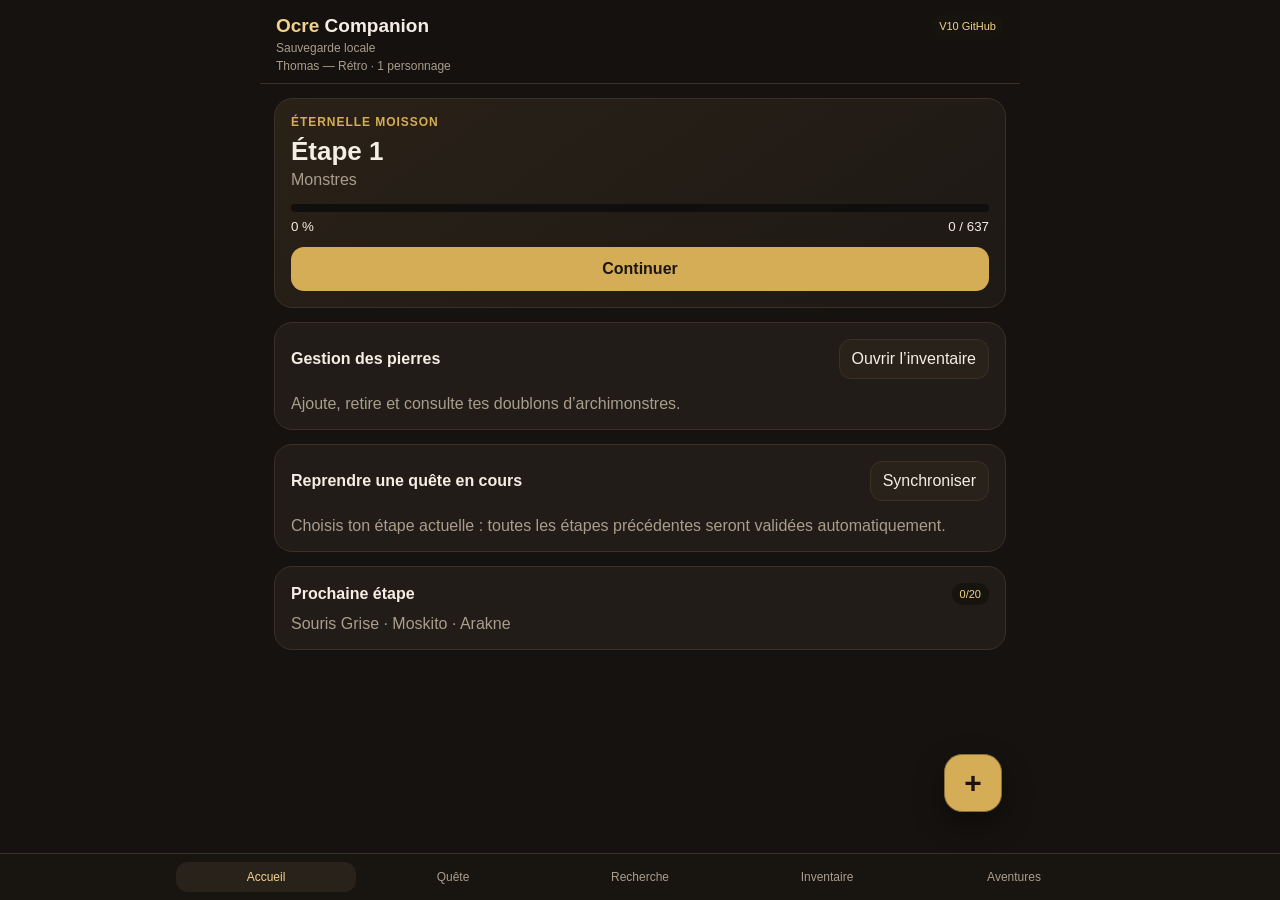
<file: assets/index.html>
<!doctype html>
<html lang="fr">
<head>
<meta charset="utf-8">
<meta name="viewport" content="width=device-width,initial-scale=1,viewport-fit=cover">
<meta name="theme-color" content="#17130f">
<link rel="manifest" href="manifest.webmanifest">
<link rel="apple-touch-icon" href="icons/icon-180.png">
<title>Ocre Companion V2</title>
<style>
:root{--bg:#15120f;--panel:#211c17;--panel2:#29221b;--gold:#d5ad57;--gold2:#f0d28b;--text:#f5eee4;--muted:#a99d8d;--line:#3a3026;--ok:#72c69b}
*{box-sizing:border-box}html,body{margin:0;background:var(--bg);color:var(--text);font-family:-apple-system,BlinkMacSystemFont,"Segoe UI",sans-serif}
body{min-height:100vh;padding:env(safe-area-inset-top) 0 calc(76px + env(safe-area-inset-bottom))}
button,input,select{font:inherit}.shell{max-width:760px;margin:auto}
header{position:sticky;top:0;z-index:5;background:rgba(21,18,15,.96);backdrop-filter:blur(12px);padding:15px 16px 10px;border-bottom:1px solid var(--line)}
.brand{display:flex;align-items:center;justify-content:space-between}.brand h1{font-size:19px;margin:0}.brand b{color:var(--gold2)}
.sub{font-size:12px;color:var(--muted);margin-top:4px}.card{margin:14px 14px 0;background:var(--panel);border:1px solid var(--line);border-radius:18px;padding:16px}
.hero{background:linear-gradient(145deg,#2a2117,#1d1915)}.eyebrow{font-size:12px;color:var(--gold);font-weight:700;text-transform:uppercase;letter-spacing:.08em}
.hero h2{font-size:26px;margin:7px 0 4px}.muted{color:var(--muted)}.bar{height:8px;background:#110f0d;border-radius:99px;overflow:hidden;margin:15px 0 7px}.bar span{display:block;height:100%;background:linear-gradient(90deg,var(--gold),var(--gold2));width:0}
.primary{width:100%;border:0;border-radius:13px;background:var(--gold);color:#1b160f;font-weight:800;padding:13px;margin-top:13px}
.secondary{border:1px solid var(--line);background:var(--panel2);color:var(--text);border-radius:12px;padding:10px 12px}
.row{display:flex;gap:10px;align-items:center}.between{justify-content:space-between}.step-list{display:grid;gap:8px;margin-top:12px}
.step{width:100%;text-align:left;border:1px solid var(--line);background:var(--panel2);color:var(--text);border-radius:14px;padding:12px 13px;display:flex;align-items:center;justify-content:space-between}
.step.active{border-color:var(--gold);box-shadow:0 0 0 1px #806531 inset}.step.done{opacity:.72}.step small{display:block;color:var(--muted);margin-top:3px}.pill{font-size:11px;border-radius:99px;background:#17130f;padding:5px 8px;color:var(--gold2)}
.page{display:none}.page.active{display:block}.objective{display:flex;align-items:center;gap:12px;padding:13px 0;border-bottom:1px solid var(--line)}.objective:last-child{border:0}
.check{width:25px;height:25px;border-radius:8px;border:1px solid #665441;background:#17130f;display:grid;place-items:center;flex:none}.objective.done .check{background:var(--ok);color:#142118;border-color:transparent}.objective.done .name{text-decoration:line-through;color:var(--muted)}
.notice{font-size:13px;line-height:1.45;background:#2c241a;border-left:3px solid var(--gold);padding:11px 12px;border-radius:10px;margin-top:12px}
nav{position:fixed;left:0;right:0;bottom:0;z-index:6;background:rgba(25,21,17,.97);border-top:1px solid var(--line);padding:8px 10px calc(8px + env(safe-area-inset-bottom));display:flex;justify-content:center;gap:7px}
nav button{max-width:180px;flex:1;border:0;background:transparent;color:var(--muted);padding:8px;border-radius:12px;font-size:12px}nav button.active{background:var(--panel2);color:var(--gold2)}
.modal{position:fixed;inset:0;z-index:20;background:rgba(0,0,0,.7);display:none;align-items:flex-end;justify-content:center;padding:16px}.modal.show{display:flex}.sheet{width:min(100%,620px);max-height:88vh;overflow:auto;background:var(--panel);border:1px solid var(--line);border-radius:22px;padding:18px}.sheet h3{margin:0 0 8px;font-size:21px}.sheet select{width:100%;background:#17130f;color:var(--text);border:1px solid var(--line);border-radius:12px;padding:12px;margin-top:10px}.actions{display:grid;grid-template-columns:1fr 1fr;gap:9px;margin-top:14px}.danger{color:#e8a8a8}
.search{width:100%;border:1px solid var(--line);background:#17130f;color:var(--text);border-radius:12px;padding:12px}
.hunt-card{border:1px solid var(--line);background:var(--panel2);border-radius:16px;padding:14px;margin-top:10px}
.hunt-card.favorite{border-color:var(--gold)}
.hunt-top{display:flex;align-items:flex-start;justify-content:space-between;gap:12px}
.hunt-actions{display:flex;gap:7px;align-items:center;flex-wrap:wrap;margin-top:11px}
.star{border:1px solid var(--line);background:#17130f;color:var(--muted);width:38px;height:38px;border-radius:11px;font-size:20px}
.star.on{color:var(--gold2);border-color:var(--gold)}
.tag{font-size:11px;border-radius:99px;background:#17130f;color:var(--gold2);padding:5px 8px}
.note{font-size:12px;color:var(--muted);margin-top:7px;line-height:1.4}
.file-label{display:block;width:100%;text-align:center;border:1px solid var(--line);background:var(--panel2);color:var(--text);border-radius:13px;padding:11px;margin-top:10px}
.progress-ring{width:112px;height:112px;border-radius:50%;display:grid;place-items:center;background:conic-gradient(var(--gold) 0deg,#2a2118 0deg);margin:auto}
.progress-ring::after{content:"";width:82px;height:82px;border-radius:50%;background:var(--panel);position:absolute}
.progress-ring span{position:relative;z-index:1;font-weight:900;font-size:22px}
.chart-row{display:grid;grid-template-columns:92px 1fr 52px;gap:10px;align-items:center;margin:10px 0}
.chart-row .track{height:10px;border-radius:99px;background:#17130f;overflow:hidden}
.chart-row .fill{height:100%;background:linear-gradient(90deg,var(--gold),var(--gold2))}
.badge{font-size:11px;padding:5px 8px;border-radius:99px;background:#17130f;color:var(--muted)}
.badge.ok{color:#a7e2c2}.badge.warn{color:#f0d28b}.badge.hot{color:#efb0a0}
.reco{border:1px solid var(--line);background:linear-gradient(145deg,#2a2117,#1c1713);border-radius:16px;padding:14px;margin-top:10px}
.fab{position:fixed;right:18px;bottom:calc(88px + env(safe-area-inset-bottom));z-index:12;width:58px;height:58px;border-radius:18px;border:1px solid #8b6f38;background:var(--gold);color:#1a140d;font-size:30px;font-weight:900;box-shadow:0 12px 30px rgba(0,0,0,.35)}
.qty-grid{display:grid;grid-template-columns:repeat(3,1fr);gap:9px;margin-top:12px}
.qty-grid button{border:1px solid var(--line);background:var(--panel2);color:var(--text);border-radius:13px;padding:14px;font-weight:800}
.qty-grid button.active{border-color:var(--gold);color:var(--gold2);box-shadow:0 0 0 1px #806531 inset}
.undo{border:1px solid var(--line);background:#17130f;color:var(--gold2);border-radius:10px;padding:7px 9px;font-size:12px}
.inventory-summary{display:grid;grid-template-columns:1fr auto;gap:12px;align-items:center}
.adventure-actions{display:flex;gap:7px;flex-wrap:wrap;margin-top:12px}
.adventure-actions button{font-size:12px}.archived{opacity:.56}
.file-label{display:block;width:100%;text-align:center;border:1px solid var(--line);background:var(--panel2);color:var(--text);border-radius:13px;padding:11px;margin-top:10px}
.activity-grid{display:grid;grid-template-columns:repeat(7,1fr);gap:6px;margin-top:12px}
.activity-day{aspect-ratio:1;border-radius:8px;background:#17130f;border:1px solid var(--line);display:grid;place-items:center;font-size:10px;color:var(--muted)}
.activity-day.lv1{background:#2a2418}.activity-day.lv2{background:#4b3b1c}.activity-day.lv3{background:#806126}.activity-day.lv4{background:var(--gold);color:#1a140d}
.rank-row{display:grid;grid-template-columns:28px 1fr auto;gap:10px;align-items:center;padding:10px 0;border-bottom:1px solid var(--line)}
.rank-row:last-child{border:0}.rank{width:28px;height:28px;border-radius:9px;background:#17130f;display:grid;place-items:center;color:var(--gold2);font-weight:800}
.kpi{font-size:30px;font-weight:900;margin-top:4px}.trend{font-size:12px;color:var(--muted);margin-top:5px}
.creature-card{border:1px solid var(--line);background:var(--panel2);border-radius:16px;padding:14px;margin-top:10px}
.creature-grid{display:grid;grid-template-columns:1fr 1fr;gap:9px;margin-top:12px}.field{background:#17130f;border:1px solid var(--line);border-radius:12px;padding:11px}
.field span{display:block;color:var(--muted);font-size:11px;margin-bottom:4px}.audit-pending{color:#f0d28b}.audit-ok{color:#a7e2c2}
.ready-card{border:1px solid var(--gold);background:linear-gradient(145deg,#2a2117,#1b1713);border-radius:17px;padding:15px;margin-top:11px}
.ready-card h3{margin:0 0 6px}.ready-list{display:grid;gap:7px;margin-top:11px}
.ready-item{display:flex;align-items:center;justify-content:space-between;gap:10px;background:#17130f;border-radius:11px;padding:10px}
.ready-item.missing{opacity:.65}.assistant-summary{display:grid;grid-template-columns:1fr 1fr;gap:10px;margin-top:12px}
@media(min-width:720px){.modal{align-items:center}.fab{right:calc((100vw - 760px)/2 + 18px)}}

.counter{display:flex;align-items:center;gap:8px}.counter button{width:36px;height:36px;border-radius:10px;border:1px solid var(--line);background:#17130f;color:var(--gold2);font-size:20px}.count{min-width:32px;text-align:center;font-weight:800}.inv-row{display:flex;align-items:center;justify-content:space-between;gap:10px;padding:12px 0;border-bottom:1px solid var(--line)}.inv-row:last-child{border:0}.adventure{border:1px solid var(--line);background:var(--panel2);border-radius:15px;padding:13px;margin-top:10px}.adventure.active{border-color:var(--gold)}.chars{display:flex;flex-wrap:wrap;gap:7px;margin-top:10px}.char{font-size:12px;border-radius:99px;padding:6px 9px;background:#17130f;color:var(--muted)}textarea{font:inherit}
</style>
</head>
<body>
<div class="shell">
<header>
 <div class="brand"><h1><b>Ocre</b> Companion</h1><span class="pill">V10 GitHub</span></div>
 <div class="sub" id="saveState">Sauvegarde locale</div><div class="sub" id="advLabel"></div>
</header>

<main>
<section id="home" class="page active">
 <div class="card hero">
  <div class="eyebrow">Éternelle Moisson</div>
  <h2 id="heroStep">Étape 1</h2>
  <div class="muted" id="heroKind">Monstres</div>
  <div class="bar"><span id="globalBar"></span></div>
  <div class="row between"><small id="globalText">0 %</small><small id="globalCount">0 / 0</small></div>
  <button class="primary" onclick="openCurrent()">Continuer</button>
 </div>
 <div class="card">
  <div class="row between"><strong>Gestion des pierres</strong><button class="secondary" onclick="go('inventory')">Ouvrir l’inventaire</button></div>
  <p class="muted" style="margin-bottom:0">Ajoute, retire et consulte tes doublons d’archimonstres.</p>
 </div>
 <div class="card">
  <div class="row between"><strong>Reprendre une quête en cours</strong><button class="secondary" onclick="openSync()">Synchroniser</button></div>
  <p class="muted" style="margin-bottom:0">Choisis ton étape actuelle : toutes les étapes précédentes seront validées automatiquement.</p>
 </div>
 <div class="card">
  <div class="row between"><strong>Prochaine étape</strong><span class="pill" id="nextProgress">0/0</span></div>
  <div id="nextPreview" class="muted" style="margin-top:10px"></div>
 </div>
</section>

<section id="quest" class="page">
 <div class="card">
  <div class="row between"><div><div class="eyebrow">Parcours exact</div><h2 style="margin:5px 0 0">Les 35 étapes</h2></div><button class="secondary" onclick="openSync()">Étape actuelle</button></div>
  <div class="step-list" id="steps"></div>
 </div>
</section>

<section id="stage" class="page">
 <div class="card">
  <button class="secondary" onclick="go('quest')">← Toutes les étapes</button>
  <div class="eyebrow" id="stageType" style="margin-top:17px"></div>
  <h2 id="stageTitle" style="margin:6px 0"></h2>
  <div class="row between"><span class="muted" id="stageCount"></span><button class="secondary" onclick="toggleWholeStage()">Tout valider</button></div>
    <div class="row" style="margin-top:12px">
      <button id="showAllBtn" class="secondary" onclick="setStageFilter('all')">Tout consulter</button>
      <button id="showMissingBtn" class="secondary" onclick="setStageFilter('missing')">Seulement les restants</button>
    </div>
  
  <div id="objectives" style="margin-top:10px"></div>
 </div>
</section>

<section id="searchPage" class="page">
 <div class="card">
  <div class="eyebrow">Recherche</div><h2 style="margin:5px 0 14px">Trouver un objectif</h2>
  <input class="search" id="search" placeholder="Ex. Pangraive, Kimbo, Vampire…" oninput="renderSearch()">
  <div id="searchResults" style="margin-top:10px"></div>
 </div>
</section>


<section id="inventory" class="page"><div class="card"><div class="row between"><div><div class="eyebrow">Pierres d’âme</div><h2 style="margin:5px 0">Inventaire</h2></div><span class="pill" id="invPill">0</span></div><input class="search" id="invSearch" placeholder="Rechercher un archimonstre…" oninput="renderInventory()"><div id="inventoryList" style="margin-top:8px"></div></div><div class="card"><div class="row between"><strong>Journal récent</strong><button class="secondary" onclick="clearJournal()">Effacer</button></div><div id="journal"></div></div></section>

<section id="hunter" class="page">
 <div class="card">
  <div class="row between"><div><div class="eyebrow">Mode Chasseur</div><h2 style="margin:5px 0 0">Mes cibles</h2></div><span class="pill" id="huntSummary"></span></div>
  <input class="search" id="huntSearch" placeholder="Nom, étape, liste ou note…" oninput="renderHunter()" style="margin-top:14px">
  <div class="tabs">
   <button class="secondary" onclick="setHuntFilter('missing')">À capturer</button>
   <button class="secondary" onclick="setHuntFilter('favorites')">Favoris</button>
   <button class="secondary" onclick="setHuntFilter('stock')">En stock</button>
   <button class="secondary" onclick="setHuntFilter('all')">Tous</button>
  </div>
  <div class="row wrap" style="margin-top:10px">
   <select id="huntStage" class="search" style="flex:1;min-width:160px" onchange="renderHunter()"></select>
   <select id="huntList" class="search" style="flex:1;min-width:160px" onchange="renderHunter()"></select>
  </div>
  <div id="hunterList"></div>
 </div>
 <div class="card">
  <div class="row between"><strong>Listes de chasse</strong><button class="secondary" onclick="openListModal()">+ Créer</button></div>
  <p class="muted">Crée tes propres circuits, par exemple « Prairie des Blops » ou « Pandala Air », puis ajoute les archis concernés. Aucune zone Unity n’est préremplie.</p>
  <div id="customLists"></div>
 </div>
</section>



<section id="stats" class="page">
 <div class="card">
  <div class="eyebrow">Vue d’ensemble</div><h2 style="margin:5px 0 14px">Statistiques</h2>
  <div class="progress-ring" id="ring"><span id="ringText">0%</span></div>
  <div class="stat-grid" style="margin-top:16px">
   <div class="stat"><span class="muted">Objectifs validés</span><b id="statDone">0</b></div>
   <div class="stat"><span class="muted">Étapes terminées</span><b id="statStages">0</b></div>
   <div class="stat"><span class="muted">Archis uniques</span><b id="statUnique">0</b></div>
   <div class="stat"><span class="muted">Doublons</span><b id="statDup">0</b></div>
  </div>
 </div>

 <div class="card">
  <div class="row between"><strong>Activité récente</strong><span class="pill">30 jours</span></div>
  <div class="stat-grid" style="margin-top:12px">
   <div class="stat"><span class="muted">Captures ajoutées</span><div class="kpi" id="statCaptures30">0</div><div class="trend">sur les 30 derniers jours</div></div>
   <div class="stat"><span class="muted">Jours actifs</span><div class="kpi" id="statActiveDays">0</div><div class="trend">avec au moins une action</div></div>
  </div>
  <div class="activity-grid" id="activityGrid"></div>
 </div>

 <div class="card">
  <div class="row between"><strong>Progression par catégorie</strong><span class="pill">Dofus Rétro</span></div>
  <div id="categoryChart"></div>
 </div>

 <div class="card">
  <div class="row between"><strong>Progression par page d’archis</strong><span class="pill" id="archiRemaining"></span></div>
  <div id="archiChart"></div>
 </div>

 <div class="card">
  <div class="row between"><strong>Top doublons</strong><span class="pill">Inventaire</span></div>
  <div id="duplicateRanking"></div>
 </div>

 <div class="card">
  <div class="row between"><strong>Dernières captures</strong><span class="pill">Journal</span></div>
  <div id="recentCaptureRanking"></div>
 </div>

 <div class="card">
  <div class="row between"><strong>Priorités suggérées</strong><span class="pill">Sans géolocalisation</span></div>
  <div id="recommendations"></div>
 </div>
</section>


<section id="encyclopedia" class="page"><div class="card">
<div class="row between"><div><div class="eyebrow">Base Dofus Rétro</div><h2 style="margin:5px 0 0">Encyclopédie</h2></div><span class="pill" id="dbCount"></span></div>
<input class="search" id="encySearch" placeholder="Monstre, boss ou archimonstre…" oninput="renderEncyclopedia()" style="margin-top:14px">
<div class="tabs"><button class="secondary" onclick="setEncyFilter('all')">Tout</button><button class="secondary" onclick="setEncyFilter('monstre')">Monstres</button><button class="secondary" onclick="setEncyFilter('boss')">Boss</button><button class="secondary" onclick="setEncyFilter('archimonstre')">Archis</button></div>
<div id="encyResults"></div></div>
<div class="card"><div class="row between"><strong>État de la base</strong><span class="pill">Foundation</span></div>
<div class="creature-grid"><div class="field"><span>Relations archi → monstre</span><strong class="audit-ok">286 / 286</strong></div>
<div class="field"><span>Étapes</span><strong class="audit-ok">35 / 35</strong></div>
<div class="field"><span>Familles auditées</span><strong class="audit-pending" id="familyAudit">0 / 286</strong></div>
<div class="field"><span>Zones auditées</span><strong class="audit-pending" id="zoneAudit">0 / 286</strong></div></div></div></section>
<section id="assistantPage" class="page">
 <div class="card">
  <div class="row between"><div><div class="eyebrow">Assistant Ocre</div><h2 style="margin:5px 0 0">Étapes terminables</h2></div><span class="pill" id="readyCount"></span></div>
  <div class="assistant-summary">
   <div class="stat"><span class="muted">Prêtes maintenant</span><b id="readyNow">0</b></div>
   <div class="stat"><span class="muted">Pierres mobilisées</span><b id="readyStones">0</b></div>
  </div>
  <div id="readyStages"></div>
 </div>
 <div class="card">
  <div class="row between"><strong>Étape active</strong><span class="pill" id="assistantCurrentStep"></span></div>
  <div id="currentStepAssistant"></div>
 </div>
 <div class="card">
  <div class="notice">L’assistant ne valide rien tout seul. Il vérifie simplement si les archimonstres manquants dans une étape sont présents dans ton inventaire, puis te propose un rendu contrôlé.</div>
 </div>
</section>

<section id="adventures" class="page">
<div class="card">
 <div class="row between"><div><div class="eyebrow">Progressions indépendantes</div><h2 style="margin:5px 0">Aventures</h2></div><button class="secondary" onclick="newAdventurePrompt()">+ Nouvelle</button></div>
 <div class="tabs"><button class="secondary" onclick="setAdventureFilter('active')">Actives</button><button class="secondary" onclick="setAdventureFilter('archived')">Archivées</button><button class="secondary" onclick="setAdventureFilter('all')">Toutes</button></div>
 <div id="adventureList"></div>
</div>
<div class="card">
 <div class="row between"><strong>Équipe active</strong><button class="secondary" onclick="editTeam()">Modifier</button></div>
 <div id="teamView" class="chars"></div>
 <div class="notice">Jusqu’à 8 personnages partageant la même progression et le même inventaire.</div>
</div>
<div class="card">
 <div class="eyebrow">Sauvegarde complète</div><h2 style="margin:5px 0">Toutes les aventures</h2>
 <button class="secondary" style="width:100%;margin-top:10px" onclick="exportBackup()">Exporter toutes les aventures</button>
 <label class="file-label">Importer une sauvegarde complète<input type="file" accept=".json,application/json" onchange="importBackup(event)" style="display:none"></label>
</div>
<div class="card">
 <div class="eyebrow">Aventure active</div><h2 style="margin:5px 0">Export ciblé</h2>
 <button class="secondary" style="width:100%;margin-top:10px" onclick="exportCurrentAdventure()">Exporter cette aventure</button>
 <label class="file-label">Importer une aventure<input type="file" accept=".json,application/json" onchange="importAdventure(event)" style="display:none"></label>
</div>
</section>
<section id="settings" class="page">
 <div class="card">
  <div class="eyebrow">Aventure</div><h2 style="margin:5px 0">Réglages</h2>
  <button class="secondary" style="width:100%;margin-top:10px" onclick="openSync()">Modifier l’étape actuelle</button>
  <button class="secondary danger" style="width:100%;margin-top:10px" onclick="resetAll()">Réinitialiser cette aventure</button>
  <div class="notice">La V2 utilise une sauvegarde séparée. Ta version 1.5 reste intacte et peut servir de sauvegarde.</div>
 </div>
</section>
</main>
</div>

<button class="fab" aria-label="Ajouter une capture" onclick="openCaptureModal()">+</button>
<nav><button class="active" data-page="home" onclick="go('home',this)">Accueil</button><button data-page="quest" onclick="go('quest',this)">Quête</button><button data-page="searchPage" onclick="go('searchPage',this)">Recherche</button><button data-page="inventory" onclick="go('inventory',this)">Inventaire</button><button data-page="adventures" onclick="go('adventures',this)">Aventures</button></nav>

<div id="syncModal" class="modal" onclick="if(event.target===this)closeSync()">
 <div class="sheet">
  <h3>Reprendre une quête déjà commencée</h3>
  <p class="muted">Sélectionne l’étape affichée dans ton journal. Les étapes précédentes seront considérées comme rendues.</p>
  <select id="syncStep"></select>
  <div class="notice" id="syncExplain"></div>
  <div class="actions">
   <button class="secondary" onclick="closeSync()">Annuler</button>
   <button class="primary" style="margin:0" onclick="applySync()">Appliquer</button>
  </div>
 </div>
</div>


<div id="listModal" class="modal" onclick="if(event.target===this)closeModal('listModal')"><div class="sheet">
 <h3>Nouvelle liste de chasse</h3>
 <input id="listName" placeholder="Ex. Prairie des Blops">
 <div class="actions"><button class="secondary" onclick="closeModal('listModal')">Annuler</button><button class="primary" style="margin:0" onclick="createHuntList()">Créer</button></div>
</div></div>

<div id="targetModal" class="modal" onclick="if(event.target===this)closeModal('targetModal')"><div class="sheet">
 <h3 id="targetTitle">Archimonstre</h3>
 <p class="muted" id="targetMeta"></p>
 <label class="muted">Note personnelle</label>
 <textarea id="targetNote" style="width:100%;min-height:90px;background:#17130f;color:var(--text);border:1px solid var(--line);border-radius:12px;padding:12px;margin-top:7px"></textarea>
 <label class="muted" style="display:block;margin-top:13px">Ajouter à une liste</label>
 <select id="targetList"></select>
 <div class="actions"><button class="secondary" onclick="closeModal('targetModal')">Annuler</button><button class="primary" style="margin:0" onclick="saveTargetDetails()">Enregistrer</button></div>
</div></div>


<div id="captureModal" class="modal" onclick="if(event.target===this)closeModal('captureModal')"><div class="sheet">
 <h3>Ajouter une capture</h3>
 <p class="muted">Recherche l’archimonstre puis indique combien de pierres tu viens d’obtenir.</p>
 <input id="captureSearch" class="search" placeholder="Nom de l’archimonstre…" oninput="renderCaptureChoices()">
 <div id="captureChoices" style="max-height:260px;overflow:auto;margin-top:10px"></div>
 <div id="captureSelected" style="display:none">
  <div class="notice" id="captureSelectedText"></div>
  <div class="qty-grid">
   <button onclick="setCaptureQty(1)">+1</button>
   <button onclick="setCaptureQty(2)">+2</button>
   <button onclick="setCaptureQty(3)">+3</button>
  </div>
  <textarea id="captureComment" placeholder="Note facultative…" style="width:100%;min-height:75px;background:#17130f;color:var(--text);border:1px solid var(--line);border-radius:12px;padding:12px;margin-top:10px"></textarea>
 </div>
 <div class="actions"><button class="secondary" onclick="closeModal('captureModal')">Annuler</button><button id="captureConfirm" class="primary" style="margin:0" onclick="confirmCapture()" disabled>Ajouter</button></div>
</div></div>

<div id="consumeModal" class="modal" onclick="if(event.target===this)closeModal('consumeModal')"><div class="sheet">
 <h3>Consommer une pierre</h3>
 <p class="muted" id="consumeText"></p>
 <div class="qty-grid">
  <button onclick="setConsumeQty(1)">−1</button>
  <button onclick="setConsumeQty(2)">−2</button>
  <button onclick="setConsumeQty(3)">−3</button>
 </div>
 <div class="actions"><button class="secondary" onclick="closeModal('consumeModal')">Annuler</button><button id="consumeConfirm" class="primary" style="margin:0" onclick="confirmConsume()" disabled>Confirmer</button></div>
</div></div>

<script src="./data/ocre-retro-db.js"></script>

<div id="applyStageModal" class="modal" onclick="if(event.target===this)closeModal('applyStageModal')"><div class="sheet">
 <h3 id="applyStageTitle">Préparer le rendu</h3>
 <p class="muted" id="applyStageText"></p>
 <div id="applyStageItems" class="ready-list"></div>
 <div class="notice">Cette action validera les objectifs concernés dans l’application et retirera une pierre de chaque archimonstre utilisé.</div>
 <div class="actions">
  <button class="secondary" onclick="closeModal('applyStageModal')">Annuler</button>
  <button class="primary" style="margin:0" onclick="confirmApplyStage()">Confirmer le rendu</button>
 </div>
</div></div>

<script>
const DB=window.OCRE_RETRO_DB;
const ARCHIS=DB.archimonsters.map(a=>({name:a.name,step:a.questStage}));
const QUEST=DB.quest.stages;
const CREATURES=[...DB.monsters,...DB.bosses,...DB.archimonsters];
const KEY="ocre_companion_v3_retro";
let encyFilter="all",pendingApplyStep=null;
let app=loadApp();
let selectedStep=current().currentStep||1;
let stageFilter="all";

function blankDone(){const d={};QUEST.forEach(q=>d[q.step]=Array(q.objectives.length).fill(false));return d}
function makeAdventure(name){return{id:Date.now()+Math.random(),name:name||"Mon aventure",game:"Dofus Rétro",currentStep:1,done:blankDone(),inventory:{},journal:[],team:["Personnage 1"],favorites:{},notes:{},huntLists:[],archived:false,createdAt:Date.now()}}
function loadApp(){try{const x=JSON.parse(localStorage.getItem(KEY));if(x&&x.adventures&&x.adventures.length)return normalizeApp(x)}catch(e){}const a=makeAdventure("Thomas — Rétro");return{activeId:a.id,adventures:[a]}}
function normalizeApp(x){x.adventures=x.adventures.map(a=>{a.done=a.done||blankDone();QUEST.forEach(q=>{const old=Array.isArray(a.done[q.step])?a.done[q.step]:[];a.done[q.step]=q.objectives.map((_,i)=>!!old[i])});a.inventory=a.inventory||{};a.journal=a.journal||[];a.team=(a.team||["Personnage 1"]).slice(0,8);a.favorites=a.favorites||{};a.notes=a.notes||{};a.huntLists=a.huntLists||[];a.currentStep=Math.max(1,Math.min(35,+a.currentStep||1));a.archived=!!a.archived;a.createdAt=a.createdAt||Date.now();return a});if(!x.adventures.some(a=>a.id===x.activeId))x.activeId=x.adventures[0].id;return x}
function current(){return app.adventures.find(a=>a.id===app.activeId)}
function save(){localStorage.setItem(KEY,JSON.stringify(app));document.getElementById("saveState").textContent="Sauvegardé à "+new Date().toLocaleTimeString("fr-FR",{hour:"2-digit",minute:"2-digit"});updateAll()}
function stageDone(n){return current().done[n].filter(Boolean).length}
function stageComplete(n){return stageDone(n)===QUEST[n-1].objectives.length}
function total(){
 let d=0,t=0;QUEST.forEach(q=>{d+=stageDone(q.step);t+=q.objectives.length});return [d,t];
}
function firstIncomplete(){
 const q=QUEST.find(x=>!stageComplete(x.step));return q?q.step:35;
}
function updateAll(){
 const cur=QUEST[current().currentStep-1]||QUEST[0];document.getElementById("advLabel").textContent=current().name+" · "+current().team.length+" personnage"+(current().team.length>1?"s":"");
 document.getElementById("heroStep").textContent="Étape "+current().currentStep;
 document.getElementById("heroKind").textContent=cur.kind;
 const [d,t]=total(),pct=t?Math.round(d/t*100):0;
 document.getElementById("globalBar").style.width=pct+"%";
 document.getElementById("globalText").textContent=pct+" %";
 document.getElementById("globalCount").textContent=d+" / "+t;
 document.getElementById("nextProgress").textContent=stageDone(cur.step)+"/"+cur.objectives.length;
 document.getElementById("nextPreview").textContent=cur.objectives.filter((_,i)=>!current().done[cur.step][i]).slice(0,3).join(" · ")||"Étape terminée";
 renderSteps();renderInventory();renderJournal();renderAdventures();renderTeam();renderHunter();renderCustomLists();renderStats();renderEncyclopedia();renderAssistant();
 if(document.getElementById("stage").classList.contains("active"))renderStage();
}
function go(id,btn){
 document.querySelectorAll(".page").forEach(x=>x.classList.remove("active"));
 document.getElementById(id).classList.add("active");
 document.querySelectorAll("nav button").forEach(x=>x.classList.toggle("active",x.dataset.page===id));
 if(id==="quest")renderSteps();
 if(id==="searchPage")renderSearch();if(id==="inventory"){renderInventory();renderJournal()}if(id==="adventures"){renderAdventures();renderTeam()}
 scrollTo(0,0);
}
function openCurrent(){selectedStep=current().currentStep;renderStage();go("stage")}
function openStage(n){selectedStep=n;renderStage();go("stage")}
function renderSteps(){
 const box=document.getElementById("steps");if(!box)return;
 box.innerHTML=QUEST.map(q=>{
  const d=stageDone(q.step),done=d===q.objectives.length;
  return `<button class="step ${q.step===current().currentStep?'active':''} ${done?'done':''}" onclick="openStage(${q.step})">
   <span><strong>Étape ${q.step}</strong><small>${q.kind} · ${d}/${q.objectives.length}</small></span>
   <span class="pill">${done?'✓':'›'}</span></button>`;
 }).join("");
}
function renderStage(){
 const q=QUEST[selectedStep-1];if(!q)return;
 document.getElementById("stageType").textContent=q.kind;
 document.getElementById("stageTitle").textContent="Étape "+q.step;
 document.getElementById("stageCount").textContent=stageDone(q.step)+" / "+q.objectives.length+" validés";
 
 const visible=q.objectives.map((name,i)=>({name,i,done:current().done[q.step][i]}))
   .filter(x=>stageFilter==="all"||!x.done);
 document.getElementById("objectives").innerHTML=visible.length?visible.map(x=>
   `<div class="objective ${x.done?'done':''}" onclick="toggleObjective(${q.step},${x.i})">
    <span class="check">${x.done?'✓':''}</span><span class="name">${esc(x.name)}</span></div>`
 ).join(""):`<p class="muted">Tous les objectifs de cette étape sont validés.</p>`;
 const a=document.getElementById("showAllBtn"),b=document.getElementById("showMissingBtn");
 if(a&&b){a.style.borderColor=stageFilter==="all"?"var(--gold)":"var(--line)";b.style.borderColor=stageFilter==="missing"?"var(--gold)":"var(--line)";}
}
function setStageFilter(value){stageFilter=value;renderStage()}
function toggleObjective(step,i){
 current().done[step][i]=!current().done[step][i];
 if(stageComplete(step)&&current().currentStep===step&&step<35)current().currentStep=step+1;
 save();
}
function toggleWholeStage(){
 const q=QUEST[selectedStep-1],target=!stageComplete(q.step);
 current().done[q.step]=current().done[q.step].map(()=>target);
 if(target&&current().currentStep<=q.step&&q.step<35)current().currentStep=q.step+1;
 save();
}
function openSync(){
 const sel=document.getElementById("syncStep");
 sel.innerHTML=QUEST.map(q=>`<option value="${q.step}" ${q.step===current().currentStep?'selected':''}>Étape ${q.step} — ${q.kind}</option>`).join("");
 sel.onchange=syncText;syncText();document.getElementById("syncModal").classList.add("show");
}
function syncText(){
 const n=+document.getElementById("syncStep").value;
 document.getElementById("syncExplain").textContent=n===1?"Aucune étape antérieure ne sera validée.":`Les étapes 1 à ${n-1} seront intégralement validées. L’étape ${n} restera en cours.`;
}
function closeSync(){document.getElementById("syncModal").classList.remove("show")}
function applySync(){
 const n=+document.getElementById("syncStep").value;
 QUEST.forEach(q=>{if(q.step<n)current().done[q.step]=q.objectives.map(()=>true)});
 current().currentStep=n;closeSync();save();go("home");
}

function archiQuestDone(name){
 const a=ARCHIS.find(x=>x.name===name);if(!a)return false;
 const q=QUEST[a.step-1],i=q.objectives.indexOf(name);
 return i>=0&&current().done[a.step][i];
}
function setHuntFilter(v){huntFilter=v;renderHunter()}
function initHuntSelectors(){
 const st=document.getElementById("huntStage"),ls=document.getElementById("huntList");
 if(st&&!st.dataset.ready){
  st.innerHTML='<option value="">Toutes les étapes archis</option>'+[...new Set(ARCHIS.map(a=>a.step))].map(n=>`<option value="${n}">Étape ${n}</option>`).join("");
  st.dataset.ready="1";
 }
 if(ls){
  const old=ls.value;
  ls.innerHTML='<option value="">Toutes mes listes</option>'+current().huntLists.map(l=>`<option value="${l.id}">${esc(l.name)}</option>`).join("");
  if([...ls.options].some(o=>o.value===old))ls.value=old;
 }
}
function renderHunter(){
 const box=document.getElementById("hunterList");if(!box)return;
 initHuntSelectors();
 const q=(document.getElementById("huntSearch")?.value||"").trim().toLowerCase();
 const stage=+(document.getElementById("huntStage")?.value||0);
 const listId=document.getElementById("huntList")?.value||"";
 const list=listId?current().huntLists.find(l=>String(l.id)===String(listId)):null;
 let arr=ARCHIS.filter(a=>{
  const stock=current().inventory[a.name]||0,done=archiQuestDone(a.name),fav=!!current().favorites[a.name],note=(current().notes[a.name]||"").toLowerCase();
  const inList=!list||list.items.includes(a.name);
  const text=(a.name+" étape "+a.step+" "+note+" "+(list?list.name:"")).toLowerCase();
  const filterOk=huntFilter==="all"||(huntFilter==="missing"&&!done)||(huntFilter==="favorites"&&fav)||(huntFilter==="stock"&&stock>0);
  return filterOk&&(!stage||a.step===stage)&&inList&&(!q||text.includes(q));
 });
 const missing=ARCHIS.filter(a=>!archiQuestDone(a.name)).length;
 document.getElementById("huntSummary").textContent=missing+" restants";
 box.innerHTML=arr.length?arr.map(a=>{
  const stock=current().inventory[a.name]||0,done=archiQuestDone(a.name),fav=!!current().favorites[a.name],note=current().notes[a.name]||"";
  const lists=current().huntLists.filter(l=>l.items.includes(a.name));
  return `<div class="hunt-card ${fav?'favorite':''}">
   <div class="hunt-top"><div><strong>${esc(a.name)}</strong><div class="meta">Étape ${a.step} · ${done?'Validé dans la quête':'À capturer'} · Stock x${stock}</div></div>
   <button class="star ${fav?'on':''}" onclick="toggleFavorite('${js(a.name)}')">${fav?'★':'☆'}</button></div>
   ${lists.length?`<div style="margin-top:8px">${lists.map(l=>`<span class="tag">${esc(l.name)}</span>`).join(" ")}</div>`:""}
   ${note?`<div class="note">${esc(note)}</div>`:""}
   <div class="hunt-actions">
    <button class="secondary" onclick="quickCapture('${js(a.name)}')">+1 capturé</button>
    <button class="secondary" onclick="openTarget('${js(a.name)}')">Note / liste</button>
    ${stock>0?`<button class="secondary" onclick="openConsumeModal('${js(a.name)}')">Utiliser une pierre</button>`:""}
   </div>
  </div>`;
 }).join(""):'<p class="muted">Aucun archimonstre ne correspond à ces filtres.</p>';
}
function toggleFavorite(name){current().favorites[name]=!current().favorites[name];save()}
function openTarget(name){
 activeTarget=name;
 const a=ARCHIS.find(x=>x.name===name);
 document.getElementById("targetTitle").textContent=name;
 document.getElementById("targetMeta").textContent=`Étape ${a.step} · Stock x${current().inventory[name]||0}`;
 document.getElementById("targetNote").value=current().notes[name]||"";
 const sel=document.getElementById("targetList");
 sel.innerHTML='<option value="">Ne pas ajouter</option>'+current().huntLists.map(l=>`<option value="${l.id}">${esc(l.name)}</option>`).join("");
 showModal("targetModal");
}
function saveTargetDetails(){
 if(!activeTarget)return;
 current().notes[activeTarget]=document.getElementById("targetNote").value.trim();
 const id=document.getElementById("targetList").value;
 if(id){
  const list=current().huntLists.find(l=>String(l.id)===String(id));
  if(list&&!list.items.includes(activeTarget))list.items.push(activeTarget);
 }
 closeModal("targetModal");save();
}
function openListModal(){document.getElementById("listName").value="";showModal("listModal")}
function createHuntList(){
 const name=document.getElementById("listName").value.trim();if(!name)return;
 current().huntLists.push({id:Date.now()+Math.random(),name,items:[]});
 closeModal("listModal");save();
}
function renderCustomLists(){
 const box=document.getElementById("customLists");if(!box)return;
 box.innerHTML=current().huntLists.length?current().huntLists.map(l=>`<div class="adventure"><div class="row between"><div><strong>${esc(l.name)}</strong><div class="muted" style="font-size:12px;margin-top:4px">${l.items.length} archimonstre${l.items.length>1?'s':''}</div></div><button class="secondary danger" onclick="deleteHuntList('${l.id}')">Supprimer</button></div></div>`).join(""):'<p class="muted">Aucune liste personnelle.</p>';
}
function deleteHuntList(id){
 const l=current().huntLists.find(x=>String(x.id)===String(id));if(!l)return;
 if(confirm(`Supprimer la liste « ${l.name} » ?`)){current().huntLists=current().huntLists.filter(x=>String(x.id)!==String(id));save()}
}
function exportBackup(){downloadJson(app,'ocre-companion-v6-sauvegarde-complete.json')}
function importBackup(event){
 const file=event.target.files?.[0];if(!file)return;
 const reader=new FileReader();reader.onload=()=>{
  try{
   const parsed=JSON.parse(reader.result);
   if(!parsed.adventures?.length)throw new Error("Format invalide");
   if(confirm("Remplacer toutes les données actuelles par cette sauvegarde ?")){app=normalizeApp(parsed);save();go("home")}
  }catch(e){alert("Sauvegarde invalide.")}
  event.target.value="";
 };reader.readAsText(file);
}


function kindStats(kind){
 let done=0,total=0;
 QUEST.filter(q=>q.kind===kind).forEach(q=>{done+=current().done[q.step].filter(Boolean).length;total+=q.objectives.length});
 return {done,total,pct:total?Math.round(done/total*100):0};
}
function renderStats(){
 const ring=document.getElementById("ring");if(!ring)return;
 const [d,t]=totals(),pct=t?Math.round(d/t*100):0,s=stockStats();
 ring.style.background=`conic-gradient(var(--gold) ${pct*3.6}deg,#2a2118 0deg)`;
 document.getElementById("ringText").textContent=pct+"%";
 document.getElementById("statDone").textContent=d+" / "+t;
 document.getElementById("statStages").textContent=QUEST.filter(q=>stageComplete(q.step)).length+" / 35";
 document.getElementById("statUnique").textContent=s.unique+" / "+ARCHIS.length;
 document.getElementById("statDup").textContent=s.duplicates;

 const now=Date.now(),day=86400000,cut=now-30*day;
 const recent=current().journal.filter(x=>x.time>=cut);
 const captures30=recent.filter(x=>x.delta>0).reduce((a,b)=>a+b.delta,0);
 const activeDays=new Set(recent.map(x=>new Date(x.time).toISOString().slice(0,10))).size;
 document.getElementById("statCaptures30").textContent=captures30;
 document.getElementById("statActiveDays").textContent=activeDays;

 const days=[];
 for(let i=29;i>=0;i--){
  const d0=new Date(now-i*day);d0.setHours(0,0,0,0);
  const d1=d0.getTime()+day;
  const count=current().journal.filter(x=>x.time>=d0.getTime()&&x.time<d1&&x.delta>0).reduce((a,b)=>a+b.delta,0);
  days.push({date:d0,count});
 }
 document.getElementById("activityGrid").innerHTML=days.map(x=>{
  const lv=x.count===0?"":x.count===1?"lv1":x.count<=3?"lv2":x.count<=6?"lv3":"lv4";
  return `<div class="activity-day ${lv}" title="${x.date.toLocaleDateString('fr-FR')} · ${x.count} capture${x.count>1?'s':''}">${x.date.getDate()}</div>`;
 }).join("");

 const kinds=["Monstres","Boss","Archimonstres","Finale"];
 document.getElementById("categoryChart").innerHTML=kinds.map(k=>{
  const x=kindStats(k);
  return `<div class="chart-row"><span>${k}</span><div class="track"><div class="fill" style="width:${x.pct}%"></div></div><strong>${x.pct}%</strong></div>`;
 }).join("");

 const archiSteps=QUEST.filter(q=>q.kind==="Archimonstres");
 const remaining=ARCHIS.filter(a=>!archiQuestDone(a.name)).length;
 document.getElementById("archiRemaining").textContent=remaining+" restants";
 document.getElementById("archiChart").innerHTML=archiSteps.map(q=>{
  const done=stageDone(q.step),pct=Math.round(done/q.objectives.length*100);
  return `<div class="chart-row"><span>Étape ${q.step}</span><div class="track"><div class="fill" style="width:${pct}%"></div></div><strong>${done}/${q.objectives.length}</strong></div>`;
 }).join("");

 const dup=ARCHIS.map(a=>({name:a.name,count:current().inventory[a.name]||0})).filter(x=>x.count>1).sort((a,b)=>b.count-a.count).slice(0,10);
 document.getElementById("duplicateRanking").innerHTML=dup.length?dup.map((x,i)=>`<div class="rank-row"><div class="rank">${i+1}</div><div><strong>${esc(x.name)}</strong><div class="muted" style="font-size:12px">${x.count-1} doublon${x.count>2?'s':''}</div></div><span class="pill">x${x.count}</span></div>`).join(""):'<p class="muted">Aucun doublon pour le moment.</p>';

 const recentCaptures=current().journal.filter(x=>x.delta>0).slice(0,10);
 document.getElementById("recentCaptureRanking").innerHTML=recentCaptures.length?recentCaptures.map((x,i)=>`<div class="rank-row"><div class="rank">${i+1}</div><div><strong>${esc(x.name)}</strong><div class="muted" style="font-size:12px">${new Date(x.time).toLocaleString('fr-FR')}${x.comment?' · '+esc(x.comment):''}</div></div><span class="pill">+${x.delta}</span></div>`).join(""):'<p class="muted">Aucune capture enregistrée.</p>';

 const rec=[];
 const currentQ=QUEST[current().currentStep-1];
 const missingCurrent=currentQ.objectives.filter((_,i)=>!current().done[currentQ.step][i]).length;
 if(missingCurrent)rec.push({title:`Finir l’étape ${currentQ.step}`,text:`Il reste ${missingCurrent} objectif${missingCurrent>1?"s":""} dans l’étape active.`,tag:"Priorité"});
 const nearly=archiSteps.map(q=>({q,left:q.objectives.length-stageDone(q.step)})).filter(x=>x.left>0).sort((a,b)=>a.left-b.left).slice(0,3);
 nearly.forEach(x=>rec.push({title:`Étape ${x.q.step} presque terminée`,text:`Plus que ${x.left} archimonstre${x.left>1?"s":""} à capturer.`,tag:"Rapide"}));
 if(dup.length)rec.push({title:"Doublons disponibles",text:dup.slice(0,3).map(x=>`${x.name} x${x.count}`).join(" · "),tag:"Stock"});
 document.getElementById("recommendations").innerHTML=rec.length?rec.map(r=>`<div class="reco"><div class="row between"><strong>${esc(r.title)}</strong><span class="badge warn">${r.tag}</span></div><div class="muted" style="margin-top:7px">${esc(r.text)}</div></div>`).join(""):'<p class="muted">Aucune recommandation pour le moment.</p>';
}


function setEncyFilter(v){encyFilter=v;renderEncyclopedia()}
function renderEncyclopedia(){
 const box=document.getElementById("encyResults");if(!box)return;
 const q=(document.getElementById("encySearch")?.value||"").trim().toLowerCase();
 let rows=CREATURES.filter(c=>encyFilter==="all"||c.type===encyFilter);
 if(q)rows=rows.filter(c=>(c.name+" "+(c.originalMonster||"")+" "+(c.archimonster||"")+" étape "+c.questStage).toLowerCase().includes(q));
 rows=rows.slice(0,180);
 document.getElementById("dbCount").textContent=DB.monsters.length+" monstres · "+DB.archimonsters.length+" archis";
 document.getElementById("familyAudit").textContent=DB.archimonsters.filter(a=>a.family).length+" / "+DB.archimonsters.length;
 document.getElementById("zoneAudit").textContent=DB.archimonsters.filter(a=>a.zones?.length).length+" / "+DB.archimonsters.length;
 box.innerHTML=rows.length?rows.map(c=>`<div class="creature-card" onclick="openCreature('${c.id}')"><div class="row between"><div><strong>${esc(c.name)}</strong><div class="muted" style="font-size:12px;margin-top:4px">${c.type} · Étape ${c.questStage||"—"}</div></div><span class="pill">Fiche</span></div>${c.originalMonster?`<div class="note">Monstre d’origine : ${esc(c.originalMonster)}</div>`:c.archimonster?`<div class="note">Archimonstre : ${esc(c.archimonster)}</div>`:""}</div>`).join(""):'<p class="muted">Aucun résultat.</p>';
}
function openCreature(id){
 const c=CREATURES.find(x=>x.id===id);if(!c)return;
 let m=document.getElementById("creatureModal");if(!m){m=document.createElement("div");m.id="creatureModal";m.className="modal";m.onclick=e=>{if(e.target===m)m.classList.remove("show")};document.body.appendChild(m)}
 m.innerHTML=`<div class="sheet"><h3>${esc(c.name)}</h3><p class="muted">${c.type} · Étape ${c.questStage||"—"}</p><div class="creature-grid">
 ${c.originalMonster?`<div class="field"><span>Monstre d’origine</span><strong>${esc(c.originalMonster)}</strong></div>`:""}
 ${c.archimonster?`<div class="field"><span>Archimonstre associé</span><strong>${esc(c.archimonster)}</strong></div>`:""}
 ${c.type==="archimonstre"?`<div class="field"><span>Stock</span><strong>x${current().inventory[c.name]||0}</strong></div>`:""}
 <div class="field"><span>Famille</span><strong class="audit-pending">${esc(c.family||"À auditer")}</strong></div>
 <div class="field"><span>Zones</span><strong class="audit-pending">${esc(c.zones?.join(", ")||"À auditer")}</strong></div>
 <div class="field"><span>Niveau</span><strong class="audit-pending">${c.levelMin||"À auditer"}</strong></div></div>
 <button class="primary" onclick="document.getElementById('creatureModal').classList.remove('show')">Fermer</button></div>`;m.classList.add("show")
}


function archiStock(name){return current().inventory[name]||0}
function stageInventoryStatus(step){
 const q=QUEST[step-1];
 if(!q||q.kind!=="Archimonstres")return null;
 const rows=q.objectives.map((name,i)=>({name,i,done:current().done[step][i],stock:archiStock(name)}));
 const missing=rows.filter(x=>!x.done);
 const available=missing.filter(x=>x.stock>0);
 return {
  step,
  rows,
  missing,
  available,
  ready:missing.length>0&&missing.every(x=>x.stock>0),
  alreadyComplete:missing.length===0
 };
}
function renderAssistant(){
 const box=document.getElementById("readyStages");if(!box)return;
 const statuses=QUEST.filter(q=>q.kind==="Archimonstres").map(q=>stageInventoryStatus(q.step));
 const ready=statuses.filter(x=>x.ready);
 const stones=ready.reduce((sum,x)=>sum+x.missing.length,0);
 document.getElementById("readyCount").textContent=ready.length+" étape"+(ready.length>1?"s":"");
 document.getElementById("readyNow").textContent=ready.length;
 document.getElementById("readyStones").textContent=stones;
 box.innerHTML=ready.length?ready.map(x=>`<div class="ready-card">
  <div class="row between"><div><h3>Étape ${x.step}</h3><div class="muted">${x.missing.length} pierre${x.missing.length>1?"s":""} disponible${x.missing.length>1?"s":""}</div></div><span class="pill">Prête</span></div>
  <div class="ready-list">${x.missing.slice(0,5).map(r=>`<div class="ready-item"><span>${esc(r.name)}</span><span class="pill">x${r.stock}</span></div>`).join("")}${x.missing.length>5?`<div class="muted">+ ${x.missing.length-5} autre${x.missing.length-5>1?"s":""}</div>`:""}</div>
  <button class="primary" onclick="openApplyStage(${x.step})">Préparer le rendu</button>
 </div>`).join(""):'<p class="muted">Aucune étape d’archimonstres n’est entièrement terminable avec le stock actuel.</p>';

 const currentStep=current().currentStep;
 document.getElementById("assistantCurrentStep").textContent="Étape "+currentStep;
 const q=QUEST[currentStep-1];
 const currentBox=document.getElementById("currentStepAssistant");
 if(q.kind!=="Archimonstres"){
  currentBox.innerHTML=`<div class="notice">L’étape actuelle concerne les ${q.kind.toLowerCase()}. L’assistant d’inventaire s’activera automatiquement pour les étapes d’archimonstres.</div>`;
 }else{
  const st=stageInventoryStatus(currentStep);
  currentBox.innerHTML=`<div class="ready-card">
   <div class="row between"><strong>${st.missing.length} archimonstre${st.missing.length>1?"s":""} restant${st.missing.length>1?"s":""}</strong><span class="pill">${st.available.length} en stock</span></div>
   <div class="ready-list">${st.missing.map(r=>`<div class="ready-item ${r.stock>0?"":"missing"}"><span>${esc(r.name)}</span><span class="pill">${r.stock>0?"Stock x"+r.stock:"Absent"}</span></div>`).join("")}</div>
   ${st.ready?`<button class="primary" onclick="openApplyStage(${currentStep})">Préparer le rendu complet</button>`:""}
  </div>`;
 }
}
function openApplyStage(step){
 const st=stageInventoryStatus(step);if(!st||!st.ready)return;
 pendingApplyStep=step;
 document.getElementById("applyStageTitle").textContent="Rendre l’étape "+step;
 document.getElementById("applyStageText").textContent=`${st.missing.length} archimonstre${st.missing.length>1?"s":""} seront validés et consommés de l’inventaire.`;
 document.getElementById("applyStageItems").innerHTML=st.missing.map(r=>`<div class="ready-item"><span>${esc(r.name)}</span><span class="pill">x${r.stock} → x${r.stock-1}</span></div>`).join("");
 showModal("applyStageModal");
}
function confirmApplyStage(){
 const step=pendingApplyStep,st=stageInventoryStatus(step);if(!st||!st.ready)return;
 const a=current();
 st.missing.forEach(r=>{
  a.inventory[r.name]=Math.max(0,(a.inventory[r.name]||0)-1);
  a.done[step][r.i]=true;
  a.journal.unshift({id:Date.now()+Math.random(),time:Date.now(),name:r.name,delta:-1,comment:`Rendu étape ${step}`});
 });
 a.journal=a.journal.slice(0,300);
 if(stageComplete(step)&&a.currentStep<=step&&step<35)a.currentStep=step+1;
 pendingApplyStep=null;closeModal("applyStageModal");save();go("assistantPage");
}

function renderSearch(){
 const q=(document.getElementById("search").value||"").trim().toLowerCase();
 const out=document.getElementById("searchResults");if(!q){out.innerHTML='<p class="muted">Recherche dans les boss et archimonstres déjà audités.</p>';return}
 const rows=[];QUEST.forEach(s=>s.objectives.forEach((n,i)=>{if(n.toLowerCase().includes(q))rows.push({s,n,i})}));
 out.innerHTML=rows.length?rows.map(r=>{const inv=ARCHIS.some(a=>a.name===r.n)?(current().inventory[r.n]||0):null;return `<div class="step"><span onclick="openStage(${r.s.step})" style="flex:1"><strong>${esc(r.n)}</strong><small>Étape ${r.s.step} · ${r.s.kind}${inv!==null?' · Stock x'+inv:''}</small></span>${inv!==null?`<div class="counter"><button onclick="openConsumeModal('${js(r.n)}')" ${inv<=0?'disabled style="opacity:.35"':''}>−</button><span class="count">${inv}</span><button onclick="quickCapture('${js(r.n)}')">+</button></div>`:`<span class="pill">${current().done[r.s.step][r.i]?'✓':'›'}</span>`}</div>`}).join(""):'<p class="muted">Aucun résultat.</p>';
}
function resetAll(){if(confirm("Réinitialiser toute la progression V2 ?")){Object.assign(current(),makeAdventure(current().name));save();go("home")}}

function renderInventory(){const b=document.getElementById('inventoryList');if(!b)return;const q=(document.getElementById('invSearch')?.value||'').toLowerCase();let total=0;Object.values(current().inventory).forEach(v=>total+=v);document.getElementById('invPill').textContent=total+' pierre'+(total>1?'s':'');b.innerHTML=ARCHIS.filter(a=>a.name.toLowerCase().includes(q)).map(a=>{const n=current().inventory[a.name]||0;return `<div class="inv-row"><div><strong>${esc(a.name)}</strong><div class="muted" style="font-size:12px;margin-top:3px">Étape ${a.step}${n>1?' · '+(n-1)+' doublon'+(n>2?'s':''):''}</div></div><div class="counter"><button onclick="openConsumeModal('${js(a.name)}')" ${n<=0?'disabled style="opacity:.35"':''}>−</button><span class="count">${n}</span><button onclick="quickCapture('${js(a.name)}')">+</button></div></div>`}).join('')}

function openCaptureModal(){
 captureName=null;captureQty=1;
 document.getElementById("captureSearch").value="";
 document.getElementById("captureChoices").innerHTML="";
 document.getElementById("captureSelected").style.display="none";
 document.getElementById("captureConfirm").disabled=true;
 document.getElementById("captureComment").value="";
 showModal("captureModal");
 setTimeout(()=>document.getElementById("captureSearch").focus(),150);
}
function renderCaptureChoices(){
 const q=(document.getElementById("captureSearch").value||"").trim().toLowerCase(),box=document.getElementById("captureChoices");
 if(!q){box.innerHTML='<p class="muted">Commence à taper le nom.</p>';return}
 const rows=ARCHIS.filter(a=>a.name.toLowerCase().includes(q)).slice(0,30);
 box.innerHTML=rows.length?rows.map(a=>`<button class="result" onclick="selectCapture('${js(a.name)}')"><span><strong>${esc(a.name)}</strong><small>Étape ${a.step} · Stock x${current().inventory[a.name]||0}</small></span><span class="pill">Choisir</span></button>`).join(""):'<p class="muted">Aucun archimonstre trouvé.</p>';
}
function selectCapture(name){
 captureName=name;captureQty=1;
 const a=ARCHIS.find(x=>x.name===name);
 document.getElementById("captureSelected").style.display="block";
 document.getElementById("captureSelectedText").textContent=`${name} · Étape ${a.step} · Stock actuel x${current().inventory[name]||0}`;
 document.getElementById("captureChoices").innerHTML="";
 document.getElementById("captureSearch").value=name;
 document.getElementById("captureConfirm").disabled=false;
 paintQty(".qty-grid button",0);
}
function setCaptureQty(q){captureQty=q;paintQty("#captureModal .qty-grid button",q-1)}
function paintQty(selector,index){document.querySelectorAll(selector).forEach((b,i)=>b.classList.toggle("active",i===index))}
function confirmCapture(){
 if(!captureName)return;
 const a=current(),before=a.inventory[captureName]||0;
 a.inventory[captureName]=before+captureQty;
 a.journal.unshift({id:Date.now()+Math.random(),time:Date.now(),name:captureName,delta:captureQty,comment:document.getElementById("captureComment").value.trim()});
 a.journal=a.journal.slice(0,300);
 closeModal("captureModal");save();
}
function quickCapture(name){
 const a=current(),before=a.inventory[name]||0;
 a.inventory[name]=before+1;
 a.journal.unshift({id:Date.now()+Math.random(),time:Date.now(),name,delta:1,comment:"Capture rapide"});
 a.journal=a.journal.slice(0,300);save();
}
function openConsumeModal(name){
 const stock=current().inventory[name]||0;if(stock<=0)return;
 consumeName=name;consumeQty=1;
 document.getElementById("consumeText").textContent=`${name} · Stock actuel x${stock}`;
 document.getElementById("consumeConfirm").disabled=false;
 document.querySelectorAll("#consumeModal .qty-grid button").forEach((b,i)=>{b.disabled=i+1>stock;b.style.opacity=b.disabled?".35":"1"});
 paintQty("#consumeModal .qty-grid button",0);showModal("consumeModal");
}
function setConsumeQty(q){
 if((current().inventory[consumeName]||0)<q)return;
 consumeQty=q;paintQty("#consumeModal .qty-grid button",q-1);
}
function confirmConsume(){
 if(!consumeName)return;
 const a=current(),before=a.inventory[consumeName]||0,real=Math.min(consumeQty,before);
 if(real<=0)return;
 a.inventory[consumeName]=before-real;
 a.journal.unshift({id:Date.now()+Math.random(),time:Date.now(),name:consumeName,delta:-real,comment:"Pierre utilisée"});
 a.journal=a.journal.slice(0,300);
 closeModal("consumeModal");save();
}
function undoJournal(id){
 const a=current(),idx=a.journal.findIndex(x=>String(x.id)===String(id));if(idx<0)return;
 const item=a.journal[idx],stock=a.inventory[item.name]||0,target=stock-item.delta;
 if(target<0){alert("Impossible d’annuler : le stock serait négatif.");return}
 a.inventory[item.name]=target;a.journal.splice(idx,1);save();
}

function changeInventory(name,delta){const a=current(),before=a.inventory[name]||0,after=Math.max(0,before+delta);if(after===before)return;a.inventory[name]=after;a.journal.unshift({id:Date.now()+Math.random(),time:Date.now(),name,delta:after-before,comment:""});a.journal=a.journal.slice(0,100);save()}
function renderJournal(){const b=document.getElementById('journal');if(!b)return;b.innerHTML=current().journal.length?current().journal.slice(0,20).map(x=>`<div class="objective"><span class="check">${x.delta>0?'+':'−'}</span><span><strong>${esc(x.name)}</strong><small class="muted">${new Date(x.time).toLocaleString('fr-FR')}</small></span></div>`).join(''):'<p class="muted">Aucune modification récente.</p>'}
function clearJournal(){if(confirm('Effacer le journal ?')){current().journal=[];save()}}
function setAdventureFilter(v){adventureFilter=v;renderAdventures()}
function adventureTotals(a){let d=0,t=0;QUEST.forEach(q=>{d+=a.done[q.step].filter(Boolean).length;t+=q.objectives.length});return[d,t]}
function renderAdventures(){
 const b=document.getElementById('adventureList');if(!b)return;
 const list=app.adventures.filter(a=>adventureFilter==='all'||(adventureFilter==='archived'&&a.archived)||(adventureFilter==='active'&&!a.archived));
 b.innerHTML=list.length?list.map(a=>{
  const d=adventureTotals(a),stock=Object.values(a.inventory||{}).reduce((x,y)=>x+y,0),active=a.id===app.activeId;
  return `<div class="adventure ${active?'active':''} ${a.archived?'archived':''}">
   <div class="row between"><div><strong>${esc(a.name)}</strong><div class="muted" style="font-size:12px;margin-top:4px">${esc(a.game||'Dofus Rétro')} · Étape ${a.currentStep} · ${d[0]}/${d[1]} · ${stock} pierres</div></div>${active?'<span class="pill">Active</span>':`<button class="secondary" onclick="switchAdventure('${a.id}')">Ouvrir</button>`}</div>
   <div class="chars">${a.team.map(c=>`<span class="char">${esc(c)}</span>`).join('')}</div>
   <div class="adventure-actions">
    <button class="secondary" onclick="renameAdventure('${a.id}')">Renommer</button>
    <button class="secondary" onclick="duplicateAdventure('${a.id}')">Dupliquer</button>
    <button class="secondary" onclick="toggleArchive('${a.id}')">${a.archived?'Désarchiver':'Archiver'}</button>
    <button class="secondary" onclick="exportAdventureById('${a.id}')">Exporter</button>
    <button class="secondary danger" onclick="deleteAdventure('${a.id}')">Supprimer</button>
   </div>
  </div>`;
 }).join(''):'<p class="muted">Aucune aventure dans cette catégorie.</p>'
}
function newAdventurePrompt(){
 const name=prompt('Nom de la nouvelle aventure :','Nouvelle aventure');if(!name)return;
 const a=makeAdventure(name.trim());app.adventures.push(a);app.activeId=a.id;selectedStep=1;save();go('home')
}
function renameAdventure(id){
 const a=app.adventures.find(x=>String(x.id)===String(id));if(!a)return;
 const name=prompt('Nouveau nom de l’aventure :',a.name);if(name===null)return;
 const game=prompt('Type de jeu :',a.game||'Dofus Rétro');if(game===null)return;
 a.name=name.trim()||a.name;a.game=game.trim()||'Dofus Rétro';save()
}
function duplicateAdventure(id){
 const src=app.adventures.find(x=>String(x.id)===String(id));if(!src)return;
 const copy=JSON.parse(JSON.stringify(src));copy.id=Date.now()+Math.random();copy.name=src.name+' — copie';copy.archived=false;copy.createdAt=Date.now();
 app.adventures.push(copy);app.activeId=copy.id;selectedStep=copy.currentStep;save();go('home')
}
function toggleArchive(id){
 const a=app.adventures.find(x=>String(x.id)===String(id));if(!a)return;
 if(a.id===app.activeId&&!a.archived){
  const replacement=app.adventures.find(x=>x.id!==a.id&&!x.archived);
  if(!replacement){alert('Crée ou désarchive une autre aventure avant d’archiver celle-ci.');return}
  app.activeId=replacement.id
 }
 a.archived=!a.archived;selectedStep=current().currentStep;save()
}
function deleteAdventure(id){
 const a=app.adventures.find(x=>String(x.id)===String(id));if(!a)return;
 if(app.adventures.length===1){alert('Il faut conserver au moins une aventure.');return}
 if(!confirm(`Supprimer définitivement « ${a.name} » ?`))return;
 app.adventures=app.adventures.filter(x=>String(x.id)!==String(id));
 if(String(app.activeId)===String(id))app.activeId=(app.adventures.find(x=>!x.archived)||app.adventures[0]).id;
 selectedStep=current().currentStep;save()
}
function switchAdventure(id){const a=app.adventures.find(x=>String(x.id)===String(id));if(!a)return;app.activeId=a.id;selectedStep=current().currentStep;save();go('home')}
function downloadJson(data,filename){const blob=new Blob([JSON.stringify(data,null,2)],{type:'application/json'}),url=URL.createObjectURL(blob),a=document.createElement('a');a.href=url;a.download=filename;a.click();setTimeout(()=>URL.revokeObjectURL(url),1000)}
function safeFile(s){return String(s).toLowerCase().normalize('NFD').replace(/[\u0300-\u036f]/g,'').replace(/[^a-z0-9]+/g,'-').replace(/^-|-$/g,'')||'aventure'}
function exportAdventureById(id){const a=app.adventures.find(x=>String(x.id)===String(id));if(!a)return;downloadJson({type:'ocre-companion-adventure',version:6,adventure:a},`ocre-aventure-${safeFile(a.name)}.json`)}
function exportCurrentAdventure(){exportAdventureById(current().id)}
function importAdventure(event){
 const file=event.target.files?.[0];if(!file)return;
 const reader=new FileReader();reader.onload=()=>{try{
  const parsed=JSON.parse(reader.result),raw=parsed.adventure||parsed;if(!raw.name||!raw.done)throw new Error();
  const normalized=normalizeApp({activeId:raw.id,adventures:[raw]}).adventures[0];
  normalized.id=Date.now()+Math.random();normalized.name+=' — importée';normalized.archived=false;
  app.adventures.push(normalized);app.activeId=normalized.id;selectedStep=normalized.currentStep;save();go('home')
 }catch(e){alert('Fichier d’aventure invalide.')}event.target.value=''};reader.readAsText(file)
}
function renderTeam(){const b=document.getElementById('teamView');if(!b)return;b.innerHTML=current().team.map(c=>`<span class="char">${esc(c)}</span>`).join('')}
function editTeam(){const value=prompt('Noms des personnages, séparés par des virgules (8 maximum) :',current().team.join(', '));if(value===null)return;const names=value.split(',').map(x=>x.trim()).filter(Boolean).slice(0,8);current().team=names.length?names:['Personnage 1'];save()}
function js(s){return String(s).replace(/\\/g,'\\\\').replace(/'/g,"\\'")}

function esc(s){return s.replace(/[&<>"']/g,c=>({"&":"&amp;","<":"&lt;",">":"&gt;",'"':"&quot;","'":"&#039;"}[c]))}
updateAll();
if("serviceWorker" in navigator)navigator.serviceWorker.register("./service-worker.js").catch(()=>{});
</script>
</body></html>
</file>
